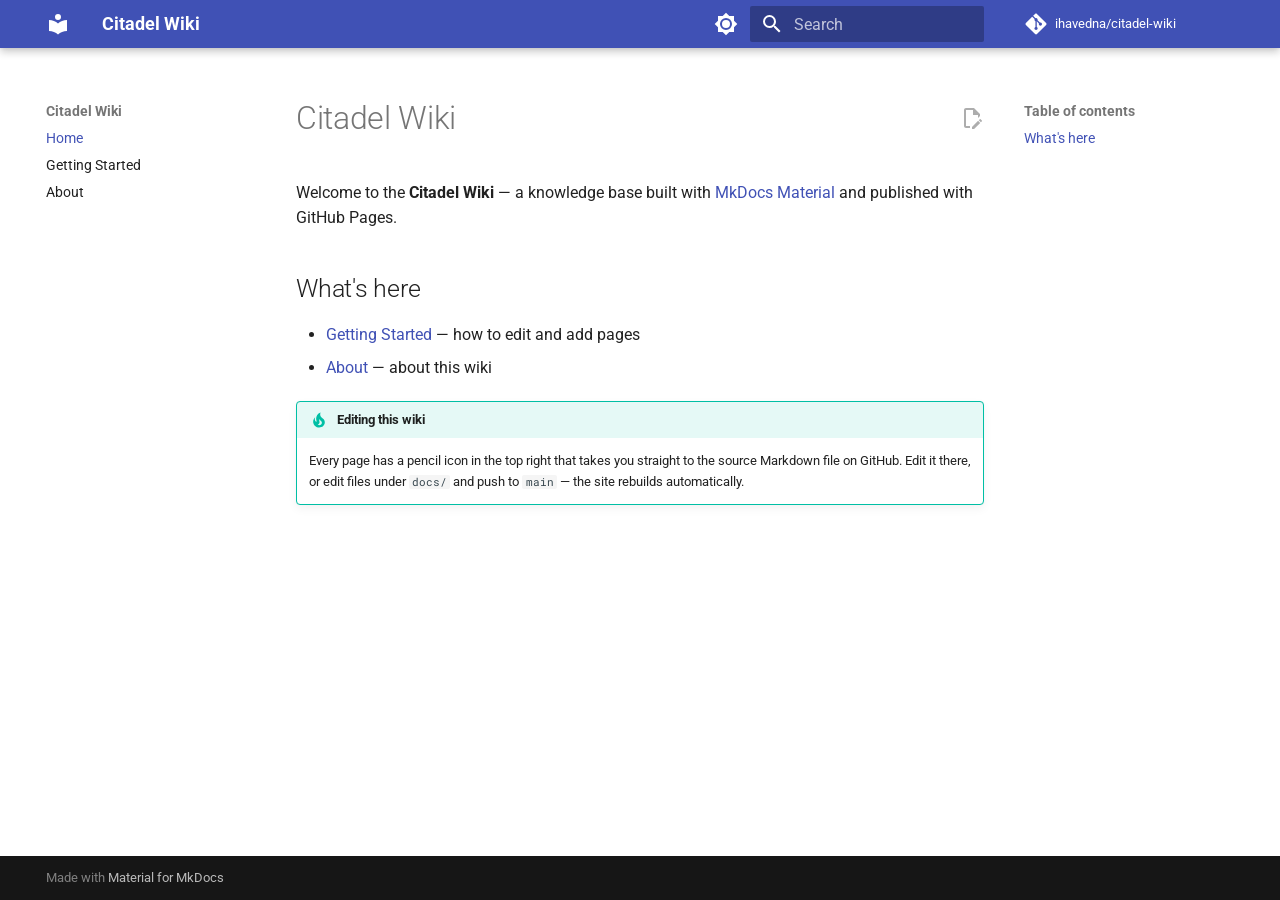
<file: site/index.html>
<!doctype html>
<html lang="en" class="no-js">
  <head>
    
      <meta charset="utf-8">
      <meta name="viewport" content="width=device-width,initial-scale=1">
      
        <meta name="description" content="A wiki for the Citadel">
      
      
      
        <link rel="canonical" href="https://ihavedna.github.io/citadel-wiki/">
      
      
      
        <link rel="next" href="getting-started/">
      
      
        
      
      
      <link rel="icon" href="assets/images/favicon.png">
      <meta name="generator" content="mkdocs-1.6.1, mkdocs-material-9.7.6">
    
    
      
        <title>Citadel Wiki</title>
      
    
    
      <link rel="stylesheet" href="assets/stylesheets/main.484c7ddc.min.css">
      
        
        <link rel="stylesheet" href="assets/stylesheets/palette.ab4e12ef.min.css">
      
      


    
    
      
    
    
      
        
        
        <link rel="preconnect" href="https://fonts.gstatic.com" crossorigin>
        <link rel="stylesheet" href="https://fonts.googleapis.com/css?family=Roboto:300,300i,400,400i,700,700i%7CRoboto+Mono:400,400i,700,700i&display=fallback">
        <style>:root{--md-text-font:"Roboto";--md-code-font:"Roboto Mono"}</style>
      
    
    
    <script>__md_scope=new URL(".",location),__md_hash=e=>[...e].reduce(((e,_)=>(e<<5)-e+_.charCodeAt(0)),0),__md_get=(e,_=localStorage,t=__md_scope)=>JSON.parse(_.getItem(t.pathname+"."+e)),__md_set=(e,_,t=localStorage,a=__md_scope)=>{try{t.setItem(a.pathname+"."+e,JSON.stringify(_))}catch(e){}}</script>
    
      

    
    
  </head>
  
  
    
    
      
    
    
    
    
    <body dir="ltr" data-md-color-scheme="default" data-md-color-primary="indigo" data-md-color-accent="indigo">
  
    
    <input class="md-toggle" data-md-toggle="drawer" type="checkbox" id="__drawer" autocomplete="off">
    <input class="md-toggle" data-md-toggle="search" type="checkbox" id="__search" autocomplete="off">
    <label class="md-overlay" for="__drawer"></label>
    <div data-md-component="skip">
      
        
        <a href="#citadel-wiki" class="md-skip">
          Skip to content
        </a>
      
    </div>
    <div data-md-component="announce">
      
    </div>
    
    
      

  

<header class="md-header md-header--shadow" data-md-component="header">
  <nav class="md-header__inner md-grid" aria-label="Header">
    <a href="." title="Citadel Wiki" class="md-header__button md-logo" aria-label="Citadel Wiki" data-md-component="logo">
      
  
  <svg xmlns="http://www.w3.org/2000/svg" viewBox="0 0 24 24"><path d="M12 8a3 3 0 0 0 3-3 3 3 0 0 0-3-3 3 3 0 0 0-3 3 3 3 0 0 0 3 3m0 3.54C9.64 9.35 6.5 8 3 8v11c3.5 0 6.64 1.35 9 3.54 2.36-2.19 5.5-3.54 9-3.54V8c-3.5 0-6.64 1.35-9 3.54"/></svg>

    </a>
    <label class="md-header__button md-icon" for="__drawer">
      
      <svg xmlns="http://www.w3.org/2000/svg" viewBox="0 0 24 24"><path d="M3 6h18v2H3zm0 5h18v2H3zm0 5h18v2H3z"/></svg>
    </label>
    <div class="md-header__title" data-md-component="header-title">
      <div class="md-header__ellipsis">
        <div class="md-header__topic">
          <span class="md-ellipsis">
            Citadel Wiki
          </span>
        </div>
        <div class="md-header__topic" data-md-component="header-topic">
          <span class="md-ellipsis">
            
              Home
            
          </span>
        </div>
      </div>
    </div>
    
      
        <form class="md-header__option" data-md-component="palette">
  
    
    
    
    <input class="md-option" data-md-color-media="" data-md-color-scheme="default" data-md-color-primary="indigo" data-md-color-accent="indigo"  aria-label="Switch to dark mode"  type="radio" name="__palette" id="__palette_0">
    
      <label class="md-header__button md-icon" title="Switch to dark mode" for="__palette_1" hidden>
        <svg xmlns="http://www.w3.org/2000/svg" viewBox="0 0 24 24"><path d="M12 8a4 4 0 0 0-4 4 4 4 0 0 0 4 4 4 4 0 0 0 4-4 4 4 0 0 0-4-4m0 10a6 6 0 0 1-6-6 6 6 0 0 1 6-6 6 6 0 0 1 6 6 6 6 0 0 1-6 6m8-9.31V4h-4.69L12 .69 8.69 4H4v4.69L.69 12 4 15.31V20h4.69L12 23.31 15.31 20H20v-4.69L23.31 12z"/></svg>
      </label>
    
  
    
    
    
    <input class="md-option" data-md-color-media="" data-md-color-scheme="slate" data-md-color-primary="indigo" data-md-color-accent="indigo"  aria-label="Switch to light mode"  type="radio" name="__palette" id="__palette_1">
    
      <label class="md-header__button md-icon" title="Switch to light mode" for="__palette_0" hidden>
        <svg xmlns="http://www.w3.org/2000/svg" viewBox="0 0 24 24"><path d="M12 18c-.89 0-1.74-.2-2.5-.55C11.56 16.5 13 14.42 13 12s-1.44-4.5-3.5-5.45C10.26 6.2 11.11 6 12 6a6 6 0 0 1 6 6 6 6 0 0 1-6 6m8-9.31V4h-4.69L12 .69 8.69 4H4v4.69L.69 12 4 15.31V20h4.69L12 23.31 15.31 20H20v-4.69L23.31 12z"/></svg>
      </label>
    
  
</form>
      
    
    
      <script>var palette=__md_get("__palette");if(palette&&palette.color){if("(prefers-color-scheme)"===palette.color.media){var media=matchMedia("(prefers-color-scheme: light)"),input=document.querySelector(media.matches?"[data-md-color-media='(prefers-color-scheme: light)']":"[data-md-color-media='(prefers-color-scheme: dark)']");palette.color.media=input.getAttribute("data-md-color-media"),palette.color.scheme=input.getAttribute("data-md-color-scheme"),palette.color.primary=input.getAttribute("data-md-color-primary"),palette.color.accent=input.getAttribute("data-md-color-accent")}for(var[key,value]of Object.entries(palette.color))document.body.setAttribute("data-md-color-"+key,value)}</script>
    
    
    
      
      
        <label class="md-header__button md-icon" for="__search">
          
          <svg xmlns="http://www.w3.org/2000/svg" viewBox="0 0 24 24"><path d="M9.5 3A6.5 6.5 0 0 1 16 9.5c0 1.61-.59 3.09-1.56 4.23l.27.27h.79l5 5-1.5 1.5-5-5v-.79l-.27-.27A6.52 6.52 0 0 1 9.5 16 6.5 6.5 0 0 1 3 9.5 6.5 6.5 0 0 1 9.5 3m0 2C7 5 5 7 5 9.5S7 14 9.5 14 14 12 14 9.5 12 5 9.5 5"/></svg>
        </label>
        <div class="md-search" data-md-component="search" role="dialog">
  <label class="md-search__overlay" for="__search"></label>
  <div class="md-search__inner" role="search">
    <form class="md-search__form" name="search">
      <input type="text" class="md-search__input" name="query" aria-label="Search" placeholder="Search" autocapitalize="off" autocorrect="off" autocomplete="off" spellcheck="false" data-md-component="search-query" required>
      <label class="md-search__icon md-icon" for="__search">
        
        <svg xmlns="http://www.w3.org/2000/svg" viewBox="0 0 24 24"><path d="M9.5 3A6.5 6.5 0 0 1 16 9.5c0 1.61-.59 3.09-1.56 4.23l.27.27h.79l5 5-1.5 1.5-5-5v-.79l-.27-.27A6.52 6.52 0 0 1 9.5 16 6.5 6.5 0 0 1 3 9.5 6.5 6.5 0 0 1 9.5 3m0 2C7 5 5 7 5 9.5S7 14 9.5 14 14 12 14 9.5 12 5 9.5 5"/></svg>
        
        <svg xmlns="http://www.w3.org/2000/svg" viewBox="0 0 24 24"><path d="M20 11v2H8l5.5 5.5-1.42 1.42L4.16 12l7.92-7.92L13.5 5.5 8 11z"/></svg>
      </label>
      <nav class="md-search__options" aria-label="Search">
        
        <button type="reset" class="md-search__icon md-icon" title="Clear" aria-label="Clear" tabindex="-1">
          
          <svg xmlns="http://www.w3.org/2000/svg" viewBox="0 0 24 24"><path d="M19 6.41 17.59 5 12 10.59 6.41 5 5 6.41 10.59 12 5 17.59 6.41 19 12 13.41 17.59 19 19 17.59 13.41 12z"/></svg>
        </button>
      </nav>
      
        <div class="md-search__suggest" data-md-component="search-suggest"></div>
      
    </form>
    <div class="md-search__output">
      <div class="md-search__scrollwrap" tabindex="0" data-md-scrollfix>
        <div class="md-search-result" data-md-component="search-result">
          <div class="md-search-result__meta">
            Initializing search
          </div>
          <ol class="md-search-result__list" role="presentation"></ol>
        </div>
      </div>
    </div>
  </div>
</div>
      
    
    
      <div class="md-header__source">
        <a href="https://github.com/ihavedna/citadel-wiki" title="Go to repository" class="md-source" data-md-component="source">
  <div class="md-source__icon md-icon">
    
    <svg xmlns="http://www.w3.org/2000/svg" viewBox="0 0 448 512"><!--! Font Awesome Free 7.1.0 by @fontawesome - https://fontawesome.com License - https://fontawesome.com/license/free (Icons: CC BY 4.0, Fonts: SIL OFL 1.1, Code: MIT License) Copyright 2025 Fonticons, Inc.--><path d="M439.6 236.1 244 40.5c-5.4-5.5-12.8-8.5-20.4-8.5s-15 3-20.4 8.4L162.5 81l51.5 51.5c27.1-9.1 52.7 16.8 43.4 43.7l49.7 49.7c34.2-11.8 61.2 31 35.5 56.7-26.5 26.5-70.2-2.9-56-37.3L240.3 199v121.9c25.3 12.5 22.3 41.8 9.1 55-6.4 6.4-15.2 10.1-24.3 10.1s-17.8-3.6-24.3-10.1c-17.6-17.6-11.1-46.9 11.2-56v-123c-20.8-8.5-24.6-30.7-18.6-45L142.6 101 8.5 235.1C3 240.6 0 247.9 0 255.5s3 15 8.5 20.4l195.6 195.7c5.4 5.4 12.7 8.4 20.4 8.4s15-3 20.4-8.4l194.7-194.7c5.4-5.4 8.4-12.8 8.4-20.4s-3-15-8.4-20.4"/></svg>
  </div>
  <div class="md-source__repository">
    ihavedna/citadel-wiki
  </div>
</a>
      </div>
    
  </nav>
  
</header>
    
    <div class="md-container" data-md-component="container">
      
      
        
          
        
      
      <main class="md-main" data-md-component="main">
        <div class="md-main__inner md-grid">
          
            
              
              <div class="md-sidebar md-sidebar--primary" data-md-component="sidebar" data-md-type="navigation" >
                <div class="md-sidebar__scrollwrap">
                  <div class="md-sidebar__inner">
                    



<nav class="md-nav md-nav--primary" aria-label="Navigation" data-md-level="0">
  <label class="md-nav__title" for="__drawer">
    <a href="." title="Citadel Wiki" class="md-nav__button md-logo" aria-label="Citadel Wiki" data-md-component="logo">
      
  
  <svg xmlns="http://www.w3.org/2000/svg" viewBox="0 0 24 24"><path d="M12 8a3 3 0 0 0 3-3 3 3 0 0 0-3-3 3 3 0 0 0-3 3 3 3 0 0 0 3 3m0 3.54C9.64 9.35 6.5 8 3 8v11c3.5 0 6.64 1.35 9 3.54 2.36-2.19 5.5-3.54 9-3.54V8c-3.5 0-6.64 1.35-9 3.54"/></svg>

    </a>
    Citadel Wiki
  </label>
  
    <div class="md-nav__source">
      <a href="https://github.com/ihavedna/citadel-wiki" title="Go to repository" class="md-source" data-md-component="source">
  <div class="md-source__icon md-icon">
    
    <svg xmlns="http://www.w3.org/2000/svg" viewBox="0 0 448 512"><!--! Font Awesome Free 7.1.0 by @fontawesome - https://fontawesome.com License - https://fontawesome.com/license/free (Icons: CC BY 4.0, Fonts: SIL OFL 1.1, Code: MIT License) Copyright 2025 Fonticons, Inc.--><path d="M439.6 236.1 244 40.5c-5.4-5.5-12.8-8.5-20.4-8.5s-15 3-20.4 8.4L162.5 81l51.5 51.5c27.1-9.1 52.7 16.8 43.4 43.7l49.7 49.7c34.2-11.8 61.2 31 35.5 56.7-26.5 26.5-70.2-2.9-56-37.3L240.3 199v121.9c25.3 12.5 22.3 41.8 9.1 55-6.4 6.4-15.2 10.1-24.3 10.1s-17.8-3.6-24.3-10.1c-17.6-17.6-11.1-46.9 11.2-56v-123c-20.8-8.5-24.6-30.7-18.6-45L142.6 101 8.5 235.1C3 240.6 0 247.9 0 255.5s3 15 8.5 20.4l195.6 195.7c5.4 5.4 12.7 8.4 20.4 8.4s15-3 20.4-8.4l194.7-194.7c5.4-5.4 8.4-12.8 8.4-20.4s-3-15-8.4-20.4"/></svg>
  </div>
  <div class="md-source__repository">
    ihavedna/citadel-wiki
  </div>
</a>
    </div>
  
  <ul class="md-nav__list" data-md-scrollfix>
    
      
      
  
  
    
  
  
  
    <li class="md-nav__item md-nav__item--active">
      
      <input class="md-nav__toggle md-toggle" type="checkbox" id="__toc">
      
      
        
      
      
        <label class="md-nav__link md-nav__link--active" for="__toc">
          
  
  
  <span class="md-ellipsis">
    
  
    Home
  

    
  </span>
  
  

          <span class="md-nav__icon md-icon"></span>
        </label>
      
      <a href="." class="md-nav__link md-nav__link--active">
        
  
  
  <span class="md-ellipsis">
    
  
    Home
  

    
  </span>
  
  

      </a>
      
        

<nav class="md-nav md-nav--secondary" aria-label="Table of contents">
  
  
  
    
  
  
    <label class="md-nav__title" for="__toc">
      <span class="md-nav__icon md-icon"></span>
      Table of contents
    </label>
    <ul class="md-nav__list" data-md-component="toc" data-md-scrollfix>
      
        <li class="md-nav__item">
  <a href="#whats-here" class="md-nav__link">
    <span class="md-ellipsis">
      
        What's here
      
    </span>
  </a>
  
</li>
      
    </ul>
  
</nav>
      
    </li>
  

    
      
      
  
  
  
  
    <li class="md-nav__item">
      <a href="getting-started/" class="md-nav__link">
        
  
  
  <span class="md-ellipsis">
    
  
    Getting Started
  

    
  </span>
  
  

      </a>
    </li>
  

    
      
      
  
  
  
  
    <li class="md-nav__item">
      <a href="about/" class="md-nav__link">
        
  
  
  <span class="md-ellipsis">
    
  
    About
  

    
  </span>
  
  

      </a>
    </li>
  

    
  </ul>
</nav>
                  </div>
                </div>
              </div>
            
            
              
              <div class="md-sidebar md-sidebar--secondary" data-md-component="sidebar" data-md-type="toc" >
                <div class="md-sidebar__scrollwrap">
                  <div class="md-sidebar__inner">
                    

<nav class="md-nav md-nav--secondary" aria-label="Table of contents">
  
  
  
    
  
  
    <label class="md-nav__title" for="__toc">
      <span class="md-nav__icon md-icon"></span>
      Table of contents
    </label>
    <ul class="md-nav__list" data-md-component="toc" data-md-scrollfix>
      
        <li class="md-nav__item">
  <a href="#whats-here" class="md-nav__link">
    <span class="md-ellipsis">
      
        What's here
      
    </span>
  </a>
  
</li>
      
    </ul>
  
</nav>
                  </div>
                </div>
              </div>
            
          
          
            <div class="md-content" data-md-component="content">
              
              <article class="md-content__inner md-typeset">
                
                  


  
    <a href="https://github.com/ihavedna/citadel-wiki/edit/main/docs/index.md" title="Edit this page" class="md-content__button md-icon" rel="edit">
      
      <svg xmlns="http://www.w3.org/2000/svg" viewBox="0 0 24 24"><path d="M10 20H6V4h7v5h5v3.1l2-2V8l-6-6H6c-1.1 0-2 .9-2 2v16c0 1.1.9 2 2 2h4zm10.2-7c.1 0 .3.1.4.2l1.3 1.3c.2.2.2.6 0 .8l-1 1-2.1-2.1 1-1c.1-.1.2-.2.4-.2m0 3.9L14.1 23H12v-2.1l6.1-6.1z"/></svg>
    </a>
  
  


<h1 id="citadel-wiki">Citadel Wiki<a class="headerlink" href="#citadel-wiki" title="Permanent link">&para;</a></h1>
<p>Welcome to the <strong>Citadel Wiki</strong> — a knowledge base built with <a href="https://squidfunk.github.io/mkdocs-material/">MkDocs Material</a> and published with GitHub Pages.</p>
<h2 id="whats-here">What's here<a class="headerlink" href="#whats-here" title="Permanent link">&para;</a></h2>
<ul>
<li><a href="getting-started/">Getting Started</a> — how to edit and add pages</li>
<li><a href="about/">About</a> — about this wiki</li>
</ul>
<div class="admonition tip">
<p class="admonition-title">Editing this wiki</p>
<p>Every page has a pencil icon in the top right that takes you straight to the source Markdown file on GitHub. Edit it there, or edit files under <code>docs/</code> and push to <code>main</code> — the site rebuilds automatically.</p>
</div>












                
              </article>
            </div>
          
          
<script>var target=document.getElementById(location.hash.slice(1));target&&target.name&&(target.checked=target.name.startsWith("__tabbed_"))</script>
        </div>
        
          <button type="button" class="md-top md-icon" data-md-component="top" hidden>
  
  <svg xmlns="http://www.w3.org/2000/svg" viewBox="0 0 24 24"><path d="M13 20h-2V8l-5.5 5.5-1.42-1.42L12 4.16l7.92 7.92-1.42 1.42L13 8z"/></svg>
  Back to top
</button>
        
      </main>
      
        <footer class="md-footer">
  
  <div class="md-footer-meta md-typeset">
    <div class="md-footer-meta__inner md-grid">
      <div class="md-copyright">
  
  
    Made with
    <a href="https://squidfunk.github.io/mkdocs-material/" target="_blank" rel="noopener">
      Material for MkDocs
    </a>
  
</div>
      
    </div>
  </div>
</footer>
      
    </div>
    <div class="md-dialog" data-md-component="dialog">
      <div class="md-dialog__inner md-typeset"></div>
    </div>
    
    
    
      
      
      <script id="__config" type="application/json">{"annotate": null, "base": ".", "features": ["navigation.instant", "navigation.top", "navigation.tracking", "navigation.sections", "search.suggest", "search.highlight", "content.action.edit", "content.code.copy", "toc.follow"], "search": "assets/javascripts/workers/search.2c215733.min.js", "tags": null, "translations": {"clipboard.copied": "Copied to clipboard", "clipboard.copy": "Copy to clipboard", "search.result.more.one": "1 more on this page", "search.result.more.other": "# more on this page", "search.result.none": "No matching documents", "search.result.one": "1 matching document", "search.result.other": "# matching documents", "search.result.placeholder": "Type to start searching", "search.result.term.missing": "Missing", "select.version": "Select version"}, "version": null}</script>
    
    
      <script src="assets/javascripts/bundle.79ae519e.min.js"></script>
      
    
  </body>
</html>
</file>
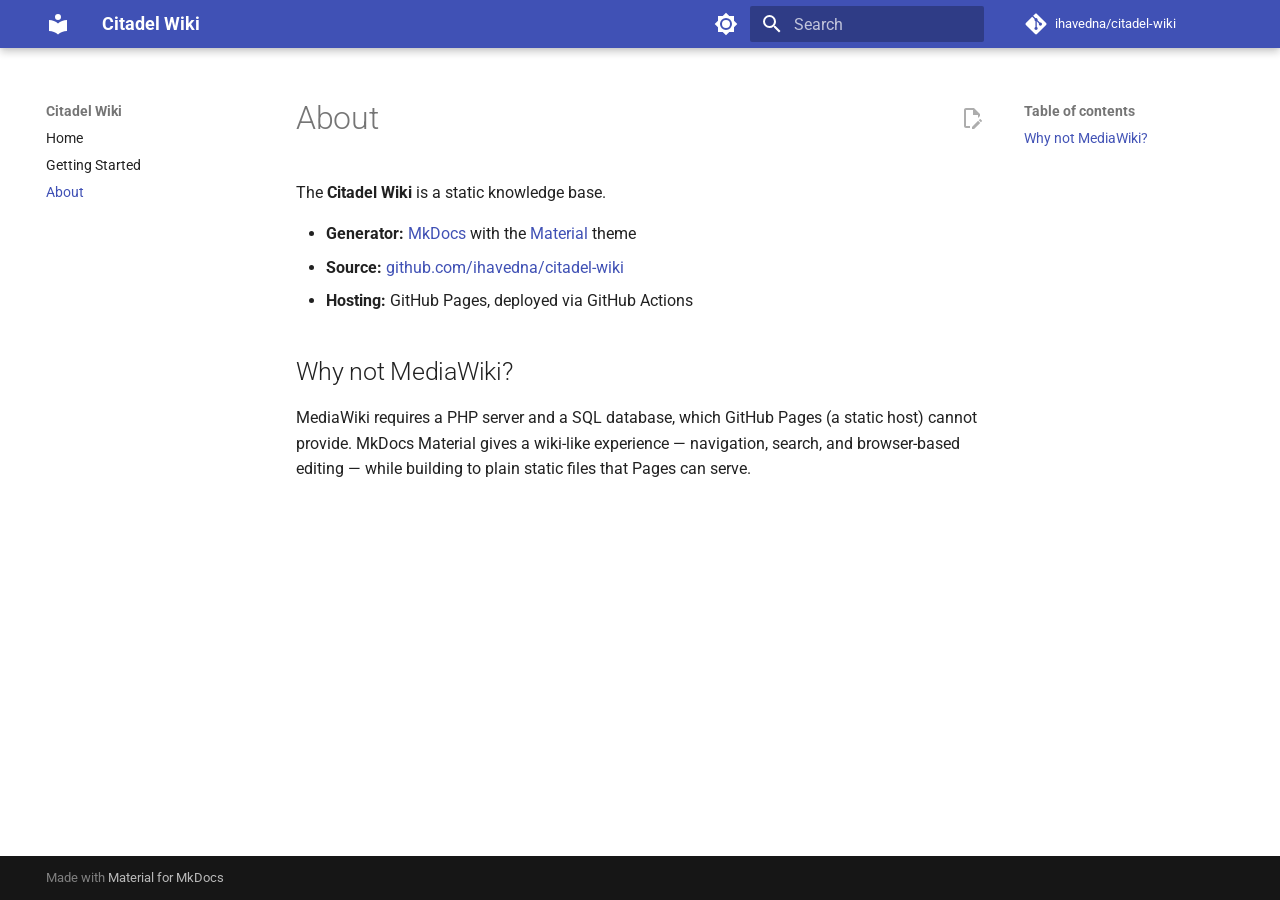
<file: site/about/index.html>
<!doctype html>
<html lang="en" class="no-js">
  <head>
    
      <meta charset="utf-8">
      <meta name="viewport" content="width=device-width,initial-scale=1">
      
        <meta name="description" content="A wiki for the Citadel">
      
      
      
        <link rel="canonical" href="https://ihavedna.github.io/citadel-wiki/about/">
      
      
        <link rel="prev" href="../getting-started/">
      
      
      
        
      
      
      <link rel="icon" href="../assets/images/favicon.png">
      <meta name="generator" content="mkdocs-1.6.1, mkdocs-material-9.7.6">
    
    
      
        <title>About - Citadel Wiki</title>
      
    
    
      <link rel="stylesheet" href="../assets/stylesheets/main.484c7ddc.min.css">
      
        
        <link rel="stylesheet" href="../assets/stylesheets/palette.ab4e12ef.min.css">
      
      


    
    
      
    
    
      
        
        
        <link rel="preconnect" href="https://fonts.gstatic.com" crossorigin>
        <link rel="stylesheet" href="https://fonts.googleapis.com/css?family=Roboto:300,300i,400,400i,700,700i%7CRoboto+Mono:400,400i,700,700i&display=fallback">
        <style>:root{--md-text-font:"Roboto";--md-code-font:"Roboto Mono"}</style>
      
    
    
    <script>__md_scope=new URL("..",location),__md_hash=e=>[...e].reduce(((e,_)=>(e<<5)-e+_.charCodeAt(0)),0),__md_get=(e,_=localStorage,t=__md_scope)=>JSON.parse(_.getItem(t.pathname+"."+e)),__md_set=(e,_,t=localStorage,a=__md_scope)=>{try{t.setItem(a.pathname+"."+e,JSON.stringify(_))}catch(e){}}</script>
    
      

    
    
  </head>
  
  
    
    
      
    
    
    
    
    <body dir="ltr" data-md-color-scheme="default" data-md-color-primary="indigo" data-md-color-accent="indigo">
  
    
    <input class="md-toggle" data-md-toggle="drawer" type="checkbox" id="__drawer" autocomplete="off">
    <input class="md-toggle" data-md-toggle="search" type="checkbox" id="__search" autocomplete="off">
    <label class="md-overlay" for="__drawer"></label>
    <div data-md-component="skip">
      
        
        <a href="#about" class="md-skip">
          Skip to content
        </a>
      
    </div>
    <div data-md-component="announce">
      
    </div>
    
    
      

  

<header class="md-header md-header--shadow" data-md-component="header">
  <nav class="md-header__inner md-grid" aria-label="Header">
    <a href=".." title="Citadel Wiki" class="md-header__button md-logo" aria-label="Citadel Wiki" data-md-component="logo">
      
  
  <svg xmlns="http://www.w3.org/2000/svg" viewBox="0 0 24 24"><path d="M12 8a3 3 0 0 0 3-3 3 3 0 0 0-3-3 3 3 0 0 0-3 3 3 3 0 0 0 3 3m0 3.54C9.64 9.35 6.5 8 3 8v11c3.5 0 6.64 1.35 9 3.54 2.36-2.19 5.5-3.54 9-3.54V8c-3.5 0-6.64 1.35-9 3.54"/></svg>

    </a>
    <label class="md-header__button md-icon" for="__drawer">
      
      <svg xmlns="http://www.w3.org/2000/svg" viewBox="0 0 24 24"><path d="M3 6h18v2H3zm0 5h18v2H3zm0 5h18v2H3z"/></svg>
    </label>
    <div class="md-header__title" data-md-component="header-title">
      <div class="md-header__ellipsis">
        <div class="md-header__topic">
          <span class="md-ellipsis">
            Citadel Wiki
          </span>
        </div>
        <div class="md-header__topic" data-md-component="header-topic">
          <span class="md-ellipsis">
            
              About
            
          </span>
        </div>
      </div>
    </div>
    
      
        <form class="md-header__option" data-md-component="palette">
  
    
    
    
    <input class="md-option" data-md-color-media="" data-md-color-scheme="default" data-md-color-primary="indigo" data-md-color-accent="indigo"  aria-label="Switch to dark mode"  type="radio" name="__palette" id="__palette_0">
    
      <label class="md-header__button md-icon" title="Switch to dark mode" for="__palette_1" hidden>
        <svg xmlns="http://www.w3.org/2000/svg" viewBox="0 0 24 24"><path d="M12 8a4 4 0 0 0-4 4 4 4 0 0 0 4 4 4 4 0 0 0 4-4 4 4 0 0 0-4-4m0 10a6 6 0 0 1-6-6 6 6 0 0 1 6-6 6 6 0 0 1 6 6 6 6 0 0 1-6 6m8-9.31V4h-4.69L12 .69 8.69 4H4v4.69L.69 12 4 15.31V20h4.69L12 23.31 15.31 20H20v-4.69L23.31 12z"/></svg>
      </label>
    
  
    
    
    
    <input class="md-option" data-md-color-media="" data-md-color-scheme="slate" data-md-color-primary="indigo" data-md-color-accent="indigo"  aria-label="Switch to light mode"  type="radio" name="__palette" id="__palette_1">
    
      <label class="md-header__button md-icon" title="Switch to light mode" for="__palette_0" hidden>
        <svg xmlns="http://www.w3.org/2000/svg" viewBox="0 0 24 24"><path d="M12 18c-.89 0-1.74-.2-2.5-.55C11.56 16.5 13 14.42 13 12s-1.44-4.5-3.5-5.45C10.26 6.2 11.11 6 12 6a6 6 0 0 1 6 6 6 6 0 0 1-6 6m8-9.31V4h-4.69L12 .69 8.69 4H4v4.69L.69 12 4 15.31V20h4.69L12 23.31 15.31 20H20v-4.69L23.31 12z"/></svg>
      </label>
    
  
</form>
      
    
    
      <script>var palette=__md_get("__palette");if(palette&&palette.color){if("(prefers-color-scheme)"===palette.color.media){var media=matchMedia("(prefers-color-scheme: light)"),input=document.querySelector(media.matches?"[data-md-color-media='(prefers-color-scheme: light)']":"[data-md-color-media='(prefers-color-scheme: dark)']");palette.color.media=input.getAttribute("data-md-color-media"),palette.color.scheme=input.getAttribute("data-md-color-scheme"),palette.color.primary=input.getAttribute("data-md-color-primary"),palette.color.accent=input.getAttribute("data-md-color-accent")}for(var[key,value]of Object.entries(palette.color))document.body.setAttribute("data-md-color-"+key,value)}</script>
    
    
    
      
      
        <label class="md-header__button md-icon" for="__search">
          
          <svg xmlns="http://www.w3.org/2000/svg" viewBox="0 0 24 24"><path d="M9.5 3A6.5 6.5 0 0 1 16 9.5c0 1.61-.59 3.09-1.56 4.23l.27.27h.79l5 5-1.5 1.5-5-5v-.79l-.27-.27A6.52 6.52 0 0 1 9.5 16 6.5 6.5 0 0 1 3 9.5 6.5 6.5 0 0 1 9.5 3m0 2C7 5 5 7 5 9.5S7 14 9.5 14 14 12 14 9.5 12 5 9.5 5"/></svg>
        </label>
        <div class="md-search" data-md-component="search" role="dialog">
  <label class="md-search__overlay" for="__search"></label>
  <div class="md-search__inner" role="search">
    <form class="md-search__form" name="search">
      <input type="text" class="md-search__input" name="query" aria-label="Search" placeholder="Search" autocapitalize="off" autocorrect="off" autocomplete="off" spellcheck="false" data-md-component="search-query" required>
      <label class="md-search__icon md-icon" for="__search">
        
        <svg xmlns="http://www.w3.org/2000/svg" viewBox="0 0 24 24"><path d="M9.5 3A6.5 6.5 0 0 1 16 9.5c0 1.61-.59 3.09-1.56 4.23l.27.27h.79l5 5-1.5 1.5-5-5v-.79l-.27-.27A6.52 6.52 0 0 1 9.5 16 6.5 6.5 0 0 1 3 9.5 6.5 6.5 0 0 1 9.5 3m0 2C7 5 5 7 5 9.5S7 14 9.5 14 14 12 14 9.5 12 5 9.5 5"/></svg>
        
        <svg xmlns="http://www.w3.org/2000/svg" viewBox="0 0 24 24"><path d="M20 11v2H8l5.5 5.5-1.42 1.42L4.16 12l7.92-7.92L13.5 5.5 8 11z"/></svg>
      </label>
      <nav class="md-search__options" aria-label="Search">
        
        <button type="reset" class="md-search__icon md-icon" title="Clear" aria-label="Clear" tabindex="-1">
          
          <svg xmlns="http://www.w3.org/2000/svg" viewBox="0 0 24 24"><path d="M19 6.41 17.59 5 12 10.59 6.41 5 5 6.41 10.59 12 5 17.59 6.41 19 12 13.41 17.59 19 19 17.59 13.41 12z"/></svg>
        </button>
      </nav>
      
        <div class="md-search__suggest" data-md-component="search-suggest"></div>
      
    </form>
    <div class="md-search__output">
      <div class="md-search__scrollwrap" tabindex="0" data-md-scrollfix>
        <div class="md-search-result" data-md-component="search-result">
          <div class="md-search-result__meta">
            Initializing search
          </div>
          <ol class="md-search-result__list" role="presentation"></ol>
        </div>
      </div>
    </div>
  </div>
</div>
      
    
    
      <div class="md-header__source">
        <a href="https://github.com/ihavedna/citadel-wiki" title="Go to repository" class="md-source" data-md-component="source">
  <div class="md-source__icon md-icon">
    
    <svg xmlns="http://www.w3.org/2000/svg" viewBox="0 0 448 512"><!--! Font Awesome Free 7.1.0 by @fontawesome - https://fontawesome.com License - https://fontawesome.com/license/free (Icons: CC BY 4.0, Fonts: SIL OFL 1.1, Code: MIT License) Copyright 2025 Fonticons, Inc.--><path d="M439.6 236.1 244 40.5c-5.4-5.5-12.8-8.5-20.4-8.5s-15 3-20.4 8.4L162.5 81l51.5 51.5c27.1-9.1 52.7 16.8 43.4 43.7l49.7 49.7c34.2-11.8 61.2 31 35.5 56.7-26.5 26.5-70.2-2.9-56-37.3L240.3 199v121.9c25.3 12.5 22.3 41.8 9.1 55-6.4 6.4-15.2 10.1-24.3 10.1s-17.8-3.6-24.3-10.1c-17.6-17.6-11.1-46.9 11.2-56v-123c-20.8-8.5-24.6-30.7-18.6-45L142.6 101 8.5 235.1C3 240.6 0 247.9 0 255.5s3 15 8.5 20.4l195.6 195.7c5.4 5.4 12.7 8.4 20.4 8.4s15-3 20.4-8.4l194.7-194.7c5.4-5.4 8.4-12.8 8.4-20.4s-3-15-8.4-20.4"/></svg>
  </div>
  <div class="md-source__repository">
    ihavedna/citadel-wiki
  </div>
</a>
      </div>
    
  </nav>
  
</header>
    
    <div class="md-container" data-md-component="container">
      
      
        
          
        
      
      <main class="md-main" data-md-component="main">
        <div class="md-main__inner md-grid">
          
            
              
              <div class="md-sidebar md-sidebar--primary" data-md-component="sidebar" data-md-type="navigation" >
                <div class="md-sidebar__scrollwrap">
                  <div class="md-sidebar__inner">
                    



<nav class="md-nav md-nav--primary" aria-label="Navigation" data-md-level="0">
  <label class="md-nav__title" for="__drawer">
    <a href=".." title="Citadel Wiki" class="md-nav__button md-logo" aria-label="Citadel Wiki" data-md-component="logo">
      
  
  <svg xmlns="http://www.w3.org/2000/svg" viewBox="0 0 24 24"><path d="M12 8a3 3 0 0 0 3-3 3 3 0 0 0-3-3 3 3 0 0 0-3 3 3 3 0 0 0 3 3m0 3.54C9.64 9.35 6.5 8 3 8v11c3.5 0 6.64 1.35 9 3.54 2.36-2.19 5.5-3.54 9-3.54V8c-3.5 0-6.64 1.35-9 3.54"/></svg>

    </a>
    Citadel Wiki
  </label>
  
    <div class="md-nav__source">
      <a href="https://github.com/ihavedna/citadel-wiki" title="Go to repository" class="md-source" data-md-component="source">
  <div class="md-source__icon md-icon">
    
    <svg xmlns="http://www.w3.org/2000/svg" viewBox="0 0 448 512"><!--! Font Awesome Free 7.1.0 by @fontawesome - https://fontawesome.com License - https://fontawesome.com/license/free (Icons: CC BY 4.0, Fonts: SIL OFL 1.1, Code: MIT License) Copyright 2025 Fonticons, Inc.--><path d="M439.6 236.1 244 40.5c-5.4-5.5-12.8-8.5-20.4-8.5s-15 3-20.4 8.4L162.5 81l51.5 51.5c27.1-9.1 52.7 16.8 43.4 43.7l49.7 49.7c34.2-11.8 61.2 31 35.5 56.7-26.5 26.5-70.2-2.9-56-37.3L240.3 199v121.9c25.3 12.5 22.3 41.8 9.1 55-6.4 6.4-15.2 10.1-24.3 10.1s-17.8-3.6-24.3-10.1c-17.6-17.6-11.1-46.9 11.2-56v-123c-20.8-8.5-24.6-30.7-18.6-45L142.6 101 8.5 235.1C3 240.6 0 247.9 0 255.5s3 15 8.5 20.4l195.6 195.7c5.4 5.4 12.7 8.4 20.4 8.4s15-3 20.4-8.4l194.7-194.7c5.4-5.4 8.4-12.8 8.4-20.4s-3-15-8.4-20.4"/></svg>
  </div>
  <div class="md-source__repository">
    ihavedna/citadel-wiki
  </div>
</a>
    </div>
  
  <ul class="md-nav__list" data-md-scrollfix>
    
      
      
  
  
  
  
    <li class="md-nav__item">
      <a href=".." class="md-nav__link">
        
  
  
  <span class="md-ellipsis">
    
  
    Home
  

    
  </span>
  
  

      </a>
    </li>
  

    
      
      
  
  
  
  
    <li class="md-nav__item">
      <a href="../getting-started/" class="md-nav__link">
        
  
  
  <span class="md-ellipsis">
    
  
    Getting Started
  

    
  </span>
  
  

      </a>
    </li>
  

    
      
      
  
  
    
  
  
  
    <li class="md-nav__item md-nav__item--active">
      
      <input class="md-nav__toggle md-toggle" type="checkbox" id="__toc">
      
      
        
      
      
        <label class="md-nav__link md-nav__link--active" for="__toc">
          
  
  
  <span class="md-ellipsis">
    
  
    About
  

    
  </span>
  
  

          <span class="md-nav__icon md-icon"></span>
        </label>
      
      <a href="./" class="md-nav__link md-nav__link--active">
        
  
  
  <span class="md-ellipsis">
    
  
    About
  

    
  </span>
  
  

      </a>
      
        

<nav class="md-nav md-nav--secondary" aria-label="Table of contents">
  
  
  
    
  
  
    <label class="md-nav__title" for="__toc">
      <span class="md-nav__icon md-icon"></span>
      Table of contents
    </label>
    <ul class="md-nav__list" data-md-component="toc" data-md-scrollfix>
      
        <li class="md-nav__item">
  <a href="#why-not-mediawiki" class="md-nav__link">
    <span class="md-ellipsis">
      
        Why not MediaWiki?
      
    </span>
  </a>
  
</li>
      
    </ul>
  
</nav>
      
    </li>
  

    
  </ul>
</nav>
                  </div>
                </div>
              </div>
            
            
              
              <div class="md-sidebar md-sidebar--secondary" data-md-component="sidebar" data-md-type="toc" >
                <div class="md-sidebar__scrollwrap">
                  <div class="md-sidebar__inner">
                    

<nav class="md-nav md-nav--secondary" aria-label="Table of contents">
  
  
  
    
  
  
    <label class="md-nav__title" for="__toc">
      <span class="md-nav__icon md-icon"></span>
      Table of contents
    </label>
    <ul class="md-nav__list" data-md-component="toc" data-md-scrollfix>
      
        <li class="md-nav__item">
  <a href="#why-not-mediawiki" class="md-nav__link">
    <span class="md-ellipsis">
      
        Why not MediaWiki?
      
    </span>
  </a>
  
</li>
      
    </ul>
  
</nav>
                  </div>
                </div>
              </div>
            
          
          
            <div class="md-content" data-md-component="content">
              
              <article class="md-content__inner md-typeset">
                
                  


  
    <a href="https://github.com/ihavedna/citadel-wiki/edit/main/docs/about.md" title="Edit this page" class="md-content__button md-icon" rel="edit">
      
      <svg xmlns="http://www.w3.org/2000/svg" viewBox="0 0 24 24"><path d="M10 20H6V4h7v5h5v3.1l2-2V8l-6-6H6c-1.1 0-2 .9-2 2v16c0 1.1.9 2 2 2h4zm10.2-7c.1 0 .3.1.4.2l1.3 1.3c.2.2.2.6 0 .8l-1 1-2.1-2.1 1-1c.1-.1.2-.2.4-.2m0 3.9L14.1 23H12v-2.1l6.1-6.1z"/></svg>
    </a>
  
  


<h1 id="about">About<a class="headerlink" href="#about" title="Permanent link">&para;</a></h1>
<p>The <strong>Citadel Wiki</strong> is a static knowledge base.</p>
<ul>
<li><strong>Generator:</strong> <a href="https://www.mkdocs.org/">MkDocs</a> with the <a href="https://squidfunk.github.io/mkdocs-material/">Material</a> theme</li>
<li><strong>Source:</strong> <a href="https://github.com/ihavedna/citadel-wiki">github.com/ihavedna/citadel-wiki</a></li>
<li><strong>Hosting:</strong> GitHub Pages, deployed via GitHub Actions</li>
</ul>
<h2 id="why-not-mediawiki">Why not MediaWiki?<a class="headerlink" href="#why-not-mediawiki" title="Permanent link">&para;</a></h2>
<p>MediaWiki requires a PHP server and a SQL database, which GitHub Pages (a static host) cannot provide. MkDocs Material gives a wiki-like experience — navigation, search, and browser-based editing — while building to plain static files that Pages can serve.</p>












                
              </article>
            </div>
          
          
<script>var target=document.getElementById(location.hash.slice(1));target&&target.name&&(target.checked=target.name.startsWith("__tabbed_"))</script>
        </div>
        
          <button type="button" class="md-top md-icon" data-md-component="top" hidden>
  
  <svg xmlns="http://www.w3.org/2000/svg" viewBox="0 0 24 24"><path d="M13 20h-2V8l-5.5 5.5-1.42-1.42L12 4.16l7.92 7.92-1.42 1.42L13 8z"/></svg>
  Back to top
</button>
        
      </main>
      
        <footer class="md-footer">
  
  <div class="md-footer-meta md-typeset">
    <div class="md-footer-meta__inner md-grid">
      <div class="md-copyright">
  
  
    Made with
    <a href="https://squidfunk.github.io/mkdocs-material/" target="_blank" rel="noopener">
      Material for MkDocs
    </a>
  
</div>
      
    </div>
  </div>
</footer>
      
    </div>
    <div class="md-dialog" data-md-component="dialog">
      <div class="md-dialog__inner md-typeset"></div>
    </div>
    
    
    
      
      
      <script id="__config" type="application/json">{"annotate": null, "base": "..", "features": ["navigation.instant", "navigation.top", "navigation.tracking", "navigation.sections", "search.suggest", "search.highlight", "content.action.edit", "content.code.copy", "toc.follow"], "search": "../assets/javascripts/workers/search.2c215733.min.js", "tags": null, "translations": {"clipboard.copied": "Copied to clipboard", "clipboard.copy": "Copy to clipboard", "search.result.more.one": "1 more on this page", "search.result.more.other": "# more on this page", "search.result.none": "No matching documents", "search.result.one": "1 matching document", "search.result.other": "# matching documents", "search.result.placeholder": "Type to start searching", "search.result.term.missing": "Missing", "select.version": "Select version"}, "version": null}</script>
    
    
      <script src="../assets/javascripts/bundle.79ae519e.min.js"></script>
      
    
  </body>
</html>
</file>
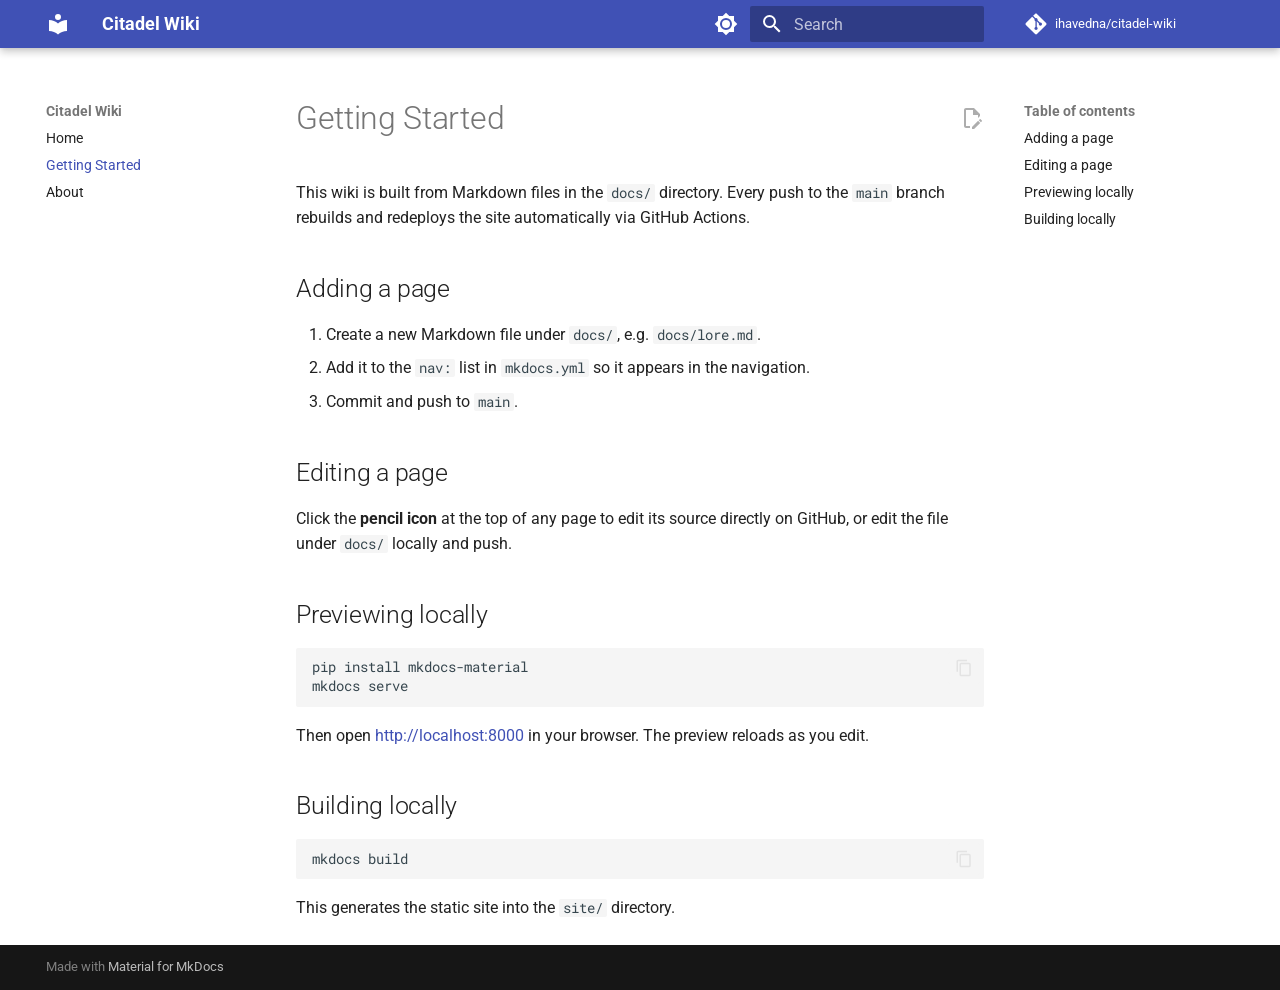
<file: site/getting-started/index.html>
<!doctype html>
<html lang="en" class="no-js">
  <head>
    
      <meta charset="utf-8">
      <meta name="viewport" content="width=device-width,initial-scale=1">
      
        <meta name="description" content="A wiki for the Citadel">
      
      
      
        <link rel="canonical" href="https://ihavedna.github.io/citadel-wiki/getting-started/">
      
      
        <link rel="prev" href="..">
      
      
        <link rel="next" href="../about/">
      
      
        
      
      
      <link rel="icon" href="../assets/images/favicon.png">
      <meta name="generator" content="mkdocs-1.6.1, mkdocs-material-9.7.6">
    
    
      
        <title>Getting Started - Citadel Wiki</title>
      
    
    
      <link rel="stylesheet" href="../assets/stylesheets/main.484c7ddc.min.css">
      
        
        <link rel="stylesheet" href="../assets/stylesheets/palette.ab4e12ef.min.css">
      
      


    
    
      
    
    
      
        
        
        <link rel="preconnect" href="https://fonts.gstatic.com" crossorigin>
        <link rel="stylesheet" href="https://fonts.googleapis.com/css?family=Roboto:300,300i,400,400i,700,700i%7CRoboto+Mono:400,400i,700,700i&display=fallback">
        <style>:root{--md-text-font:"Roboto";--md-code-font:"Roboto Mono"}</style>
      
    
    
    <script>__md_scope=new URL("..",location),__md_hash=e=>[...e].reduce(((e,_)=>(e<<5)-e+_.charCodeAt(0)),0),__md_get=(e,_=localStorage,t=__md_scope)=>JSON.parse(_.getItem(t.pathname+"."+e)),__md_set=(e,_,t=localStorage,a=__md_scope)=>{try{t.setItem(a.pathname+"."+e,JSON.stringify(_))}catch(e){}}</script>
    
      

    
    
  </head>
  
  
    
    
      
    
    
    
    
    <body dir="ltr" data-md-color-scheme="default" data-md-color-primary="indigo" data-md-color-accent="indigo">
  
    
    <input class="md-toggle" data-md-toggle="drawer" type="checkbox" id="__drawer" autocomplete="off">
    <input class="md-toggle" data-md-toggle="search" type="checkbox" id="__search" autocomplete="off">
    <label class="md-overlay" for="__drawer"></label>
    <div data-md-component="skip">
      
        
        <a href="#getting-started" class="md-skip">
          Skip to content
        </a>
      
    </div>
    <div data-md-component="announce">
      
    </div>
    
    
      

  

<header class="md-header md-header--shadow" data-md-component="header">
  <nav class="md-header__inner md-grid" aria-label="Header">
    <a href=".." title="Citadel Wiki" class="md-header__button md-logo" aria-label="Citadel Wiki" data-md-component="logo">
      
  
  <svg xmlns="http://www.w3.org/2000/svg" viewBox="0 0 24 24"><path d="M12 8a3 3 0 0 0 3-3 3 3 0 0 0-3-3 3 3 0 0 0-3 3 3 3 0 0 0 3 3m0 3.54C9.64 9.35 6.5 8 3 8v11c3.5 0 6.64 1.35 9 3.54 2.36-2.19 5.5-3.54 9-3.54V8c-3.5 0-6.64 1.35-9 3.54"/></svg>

    </a>
    <label class="md-header__button md-icon" for="__drawer">
      
      <svg xmlns="http://www.w3.org/2000/svg" viewBox="0 0 24 24"><path d="M3 6h18v2H3zm0 5h18v2H3zm0 5h18v2H3z"/></svg>
    </label>
    <div class="md-header__title" data-md-component="header-title">
      <div class="md-header__ellipsis">
        <div class="md-header__topic">
          <span class="md-ellipsis">
            Citadel Wiki
          </span>
        </div>
        <div class="md-header__topic" data-md-component="header-topic">
          <span class="md-ellipsis">
            
              Getting Started
            
          </span>
        </div>
      </div>
    </div>
    
      
        <form class="md-header__option" data-md-component="palette">
  
    
    
    
    <input class="md-option" data-md-color-media="" data-md-color-scheme="default" data-md-color-primary="indigo" data-md-color-accent="indigo"  aria-label="Switch to dark mode"  type="radio" name="__palette" id="__palette_0">
    
      <label class="md-header__button md-icon" title="Switch to dark mode" for="__palette_1" hidden>
        <svg xmlns="http://www.w3.org/2000/svg" viewBox="0 0 24 24"><path d="M12 8a4 4 0 0 0-4 4 4 4 0 0 0 4 4 4 4 0 0 0 4-4 4 4 0 0 0-4-4m0 10a6 6 0 0 1-6-6 6 6 0 0 1 6-6 6 6 0 0 1 6 6 6 6 0 0 1-6 6m8-9.31V4h-4.69L12 .69 8.69 4H4v4.69L.69 12 4 15.31V20h4.69L12 23.31 15.31 20H20v-4.69L23.31 12z"/></svg>
      </label>
    
  
    
    
    
    <input class="md-option" data-md-color-media="" data-md-color-scheme="slate" data-md-color-primary="indigo" data-md-color-accent="indigo"  aria-label="Switch to light mode"  type="radio" name="__palette" id="__palette_1">
    
      <label class="md-header__button md-icon" title="Switch to light mode" for="__palette_0" hidden>
        <svg xmlns="http://www.w3.org/2000/svg" viewBox="0 0 24 24"><path d="M12 18c-.89 0-1.74-.2-2.5-.55C11.56 16.5 13 14.42 13 12s-1.44-4.5-3.5-5.45C10.26 6.2 11.11 6 12 6a6 6 0 0 1 6 6 6 6 0 0 1-6 6m8-9.31V4h-4.69L12 .69 8.69 4H4v4.69L.69 12 4 15.31V20h4.69L12 23.31 15.31 20H20v-4.69L23.31 12z"/></svg>
      </label>
    
  
</form>
      
    
    
      <script>var palette=__md_get("__palette");if(palette&&palette.color){if("(prefers-color-scheme)"===palette.color.media){var media=matchMedia("(prefers-color-scheme: light)"),input=document.querySelector(media.matches?"[data-md-color-media='(prefers-color-scheme: light)']":"[data-md-color-media='(prefers-color-scheme: dark)']");palette.color.media=input.getAttribute("data-md-color-media"),palette.color.scheme=input.getAttribute("data-md-color-scheme"),palette.color.primary=input.getAttribute("data-md-color-primary"),palette.color.accent=input.getAttribute("data-md-color-accent")}for(var[key,value]of Object.entries(palette.color))document.body.setAttribute("data-md-color-"+key,value)}</script>
    
    
    
      
      
        <label class="md-header__button md-icon" for="__search">
          
          <svg xmlns="http://www.w3.org/2000/svg" viewBox="0 0 24 24"><path d="M9.5 3A6.5 6.5 0 0 1 16 9.5c0 1.61-.59 3.09-1.56 4.23l.27.27h.79l5 5-1.5 1.5-5-5v-.79l-.27-.27A6.52 6.52 0 0 1 9.5 16 6.5 6.5 0 0 1 3 9.5 6.5 6.5 0 0 1 9.5 3m0 2C7 5 5 7 5 9.5S7 14 9.5 14 14 12 14 9.5 12 5 9.5 5"/></svg>
        </label>
        <div class="md-search" data-md-component="search" role="dialog">
  <label class="md-search__overlay" for="__search"></label>
  <div class="md-search__inner" role="search">
    <form class="md-search__form" name="search">
      <input type="text" class="md-search__input" name="query" aria-label="Search" placeholder="Search" autocapitalize="off" autocorrect="off" autocomplete="off" spellcheck="false" data-md-component="search-query" required>
      <label class="md-search__icon md-icon" for="__search">
        
        <svg xmlns="http://www.w3.org/2000/svg" viewBox="0 0 24 24"><path d="M9.5 3A6.5 6.5 0 0 1 16 9.5c0 1.61-.59 3.09-1.56 4.23l.27.27h.79l5 5-1.5 1.5-5-5v-.79l-.27-.27A6.52 6.52 0 0 1 9.5 16 6.5 6.5 0 0 1 3 9.5 6.5 6.5 0 0 1 9.5 3m0 2C7 5 5 7 5 9.5S7 14 9.5 14 14 12 14 9.5 12 5 9.5 5"/></svg>
        
        <svg xmlns="http://www.w3.org/2000/svg" viewBox="0 0 24 24"><path d="M20 11v2H8l5.5 5.5-1.42 1.42L4.16 12l7.92-7.92L13.5 5.5 8 11z"/></svg>
      </label>
      <nav class="md-search__options" aria-label="Search">
        
        <button type="reset" class="md-search__icon md-icon" title="Clear" aria-label="Clear" tabindex="-1">
          
          <svg xmlns="http://www.w3.org/2000/svg" viewBox="0 0 24 24"><path d="M19 6.41 17.59 5 12 10.59 6.41 5 5 6.41 10.59 12 5 17.59 6.41 19 12 13.41 17.59 19 19 17.59 13.41 12z"/></svg>
        </button>
      </nav>
      
        <div class="md-search__suggest" data-md-component="search-suggest"></div>
      
    </form>
    <div class="md-search__output">
      <div class="md-search__scrollwrap" tabindex="0" data-md-scrollfix>
        <div class="md-search-result" data-md-component="search-result">
          <div class="md-search-result__meta">
            Initializing search
          </div>
          <ol class="md-search-result__list" role="presentation"></ol>
        </div>
      </div>
    </div>
  </div>
</div>
      
    
    
      <div class="md-header__source">
        <a href="https://github.com/ihavedna/citadel-wiki" title="Go to repository" class="md-source" data-md-component="source">
  <div class="md-source__icon md-icon">
    
    <svg xmlns="http://www.w3.org/2000/svg" viewBox="0 0 448 512"><!--! Font Awesome Free 7.1.0 by @fontawesome - https://fontawesome.com License - https://fontawesome.com/license/free (Icons: CC BY 4.0, Fonts: SIL OFL 1.1, Code: MIT License) Copyright 2025 Fonticons, Inc.--><path d="M439.6 236.1 244 40.5c-5.4-5.5-12.8-8.5-20.4-8.5s-15 3-20.4 8.4L162.5 81l51.5 51.5c27.1-9.1 52.7 16.8 43.4 43.7l49.7 49.7c34.2-11.8 61.2 31 35.5 56.7-26.5 26.5-70.2-2.9-56-37.3L240.3 199v121.9c25.3 12.5 22.3 41.8 9.1 55-6.4 6.4-15.2 10.1-24.3 10.1s-17.8-3.6-24.3-10.1c-17.6-17.6-11.1-46.9 11.2-56v-123c-20.8-8.5-24.6-30.7-18.6-45L142.6 101 8.5 235.1C3 240.6 0 247.9 0 255.5s3 15 8.5 20.4l195.6 195.7c5.4 5.4 12.7 8.4 20.4 8.4s15-3 20.4-8.4l194.7-194.7c5.4-5.4 8.4-12.8 8.4-20.4s-3-15-8.4-20.4"/></svg>
  </div>
  <div class="md-source__repository">
    ihavedna/citadel-wiki
  </div>
</a>
      </div>
    
  </nav>
  
</header>
    
    <div class="md-container" data-md-component="container">
      
      
        
          
        
      
      <main class="md-main" data-md-component="main">
        <div class="md-main__inner md-grid">
          
            
              
              <div class="md-sidebar md-sidebar--primary" data-md-component="sidebar" data-md-type="navigation" >
                <div class="md-sidebar__scrollwrap">
                  <div class="md-sidebar__inner">
                    



<nav class="md-nav md-nav--primary" aria-label="Navigation" data-md-level="0">
  <label class="md-nav__title" for="__drawer">
    <a href=".." title="Citadel Wiki" class="md-nav__button md-logo" aria-label="Citadel Wiki" data-md-component="logo">
      
  
  <svg xmlns="http://www.w3.org/2000/svg" viewBox="0 0 24 24"><path d="M12 8a3 3 0 0 0 3-3 3 3 0 0 0-3-3 3 3 0 0 0-3 3 3 3 0 0 0 3 3m0 3.54C9.64 9.35 6.5 8 3 8v11c3.5 0 6.64 1.35 9 3.54 2.36-2.19 5.5-3.54 9-3.54V8c-3.5 0-6.64 1.35-9 3.54"/></svg>

    </a>
    Citadel Wiki
  </label>
  
    <div class="md-nav__source">
      <a href="https://github.com/ihavedna/citadel-wiki" title="Go to repository" class="md-source" data-md-component="source">
  <div class="md-source__icon md-icon">
    
    <svg xmlns="http://www.w3.org/2000/svg" viewBox="0 0 448 512"><!--! Font Awesome Free 7.1.0 by @fontawesome - https://fontawesome.com License - https://fontawesome.com/license/free (Icons: CC BY 4.0, Fonts: SIL OFL 1.1, Code: MIT License) Copyright 2025 Fonticons, Inc.--><path d="M439.6 236.1 244 40.5c-5.4-5.5-12.8-8.5-20.4-8.5s-15 3-20.4 8.4L162.5 81l51.5 51.5c27.1-9.1 52.7 16.8 43.4 43.7l49.7 49.7c34.2-11.8 61.2 31 35.5 56.7-26.5 26.5-70.2-2.9-56-37.3L240.3 199v121.9c25.3 12.5 22.3 41.8 9.1 55-6.4 6.4-15.2 10.1-24.3 10.1s-17.8-3.6-24.3-10.1c-17.6-17.6-11.1-46.9 11.2-56v-123c-20.8-8.5-24.6-30.7-18.6-45L142.6 101 8.5 235.1C3 240.6 0 247.9 0 255.5s3 15 8.5 20.4l195.6 195.7c5.4 5.4 12.7 8.4 20.4 8.4s15-3 20.4-8.4l194.7-194.7c5.4-5.4 8.4-12.8 8.4-20.4s-3-15-8.4-20.4"/></svg>
  </div>
  <div class="md-source__repository">
    ihavedna/citadel-wiki
  </div>
</a>
    </div>
  
  <ul class="md-nav__list" data-md-scrollfix>
    
      
      
  
  
  
  
    <li class="md-nav__item">
      <a href=".." class="md-nav__link">
        
  
  
  <span class="md-ellipsis">
    
  
    Home
  

    
  </span>
  
  

      </a>
    </li>
  

    
      
      
  
  
    
  
  
  
    <li class="md-nav__item md-nav__item--active">
      
      <input class="md-nav__toggle md-toggle" type="checkbox" id="__toc">
      
      
        
      
      
        <label class="md-nav__link md-nav__link--active" for="__toc">
          
  
  
  <span class="md-ellipsis">
    
  
    Getting Started
  

    
  </span>
  
  

          <span class="md-nav__icon md-icon"></span>
        </label>
      
      <a href="./" class="md-nav__link md-nav__link--active">
        
  
  
  <span class="md-ellipsis">
    
  
    Getting Started
  

    
  </span>
  
  

      </a>
      
        

<nav class="md-nav md-nav--secondary" aria-label="Table of contents">
  
  
  
    
  
  
    <label class="md-nav__title" for="__toc">
      <span class="md-nav__icon md-icon"></span>
      Table of contents
    </label>
    <ul class="md-nav__list" data-md-component="toc" data-md-scrollfix>
      
        <li class="md-nav__item">
  <a href="#adding-a-page" class="md-nav__link">
    <span class="md-ellipsis">
      
        Adding a page
      
    </span>
  </a>
  
</li>
      
        <li class="md-nav__item">
  <a href="#editing-a-page" class="md-nav__link">
    <span class="md-ellipsis">
      
        Editing a page
      
    </span>
  </a>
  
</li>
      
        <li class="md-nav__item">
  <a href="#previewing-locally" class="md-nav__link">
    <span class="md-ellipsis">
      
        Previewing locally
      
    </span>
  </a>
  
</li>
      
        <li class="md-nav__item">
  <a href="#building-locally" class="md-nav__link">
    <span class="md-ellipsis">
      
        Building locally
      
    </span>
  </a>
  
</li>
      
    </ul>
  
</nav>
      
    </li>
  

    
      
      
  
  
  
  
    <li class="md-nav__item">
      <a href="../about/" class="md-nav__link">
        
  
  
  <span class="md-ellipsis">
    
  
    About
  

    
  </span>
  
  

      </a>
    </li>
  

    
  </ul>
</nav>
                  </div>
                </div>
              </div>
            
            
              
              <div class="md-sidebar md-sidebar--secondary" data-md-component="sidebar" data-md-type="toc" >
                <div class="md-sidebar__scrollwrap">
                  <div class="md-sidebar__inner">
                    

<nav class="md-nav md-nav--secondary" aria-label="Table of contents">
  
  
  
    
  
  
    <label class="md-nav__title" for="__toc">
      <span class="md-nav__icon md-icon"></span>
      Table of contents
    </label>
    <ul class="md-nav__list" data-md-component="toc" data-md-scrollfix>
      
        <li class="md-nav__item">
  <a href="#adding-a-page" class="md-nav__link">
    <span class="md-ellipsis">
      
        Adding a page
      
    </span>
  </a>
  
</li>
      
        <li class="md-nav__item">
  <a href="#editing-a-page" class="md-nav__link">
    <span class="md-ellipsis">
      
        Editing a page
      
    </span>
  </a>
  
</li>
      
        <li class="md-nav__item">
  <a href="#previewing-locally" class="md-nav__link">
    <span class="md-ellipsis">
      
        Previewing locally
      
    </span>
  </a>
  
</li>
      
        <li class="md-nav__item">
  <a href="#building-locally" class="md-nav__link">
    <span class="md-ellipsis">
      
        Building locally
      
    </span>
  </a>
  
</li>
      
    </ul>
  
</nav>
                  </div>
                </div>
              </div>
            
          
          
            <div class="md-content" data-md-component="content">
              
              <article class="md-content__inner md-typeset">
                
                  


  
    <a href="https://github.com/ihavedna/citadel-wiki/edit/main/docs/getting-started.md" title="Edit this page" class="md-content__button md-icon" rel="edit">
      
      <svg xmlns="http://www.w3.org/2000/svg" viewBox="0 0 24 24"><path d="M10 20H6V4h7v5h5v3.1l2-2V8l-6-6H6c-1.1 0-2 .9-2 2v16c0 1.1.9 2 2 2h4zm10.2-7c.1 0 .3.1.4.2l1.3 1.3c.2.2.2.6 0 .8l-1 1-2.1-2.1 1-1c.1-.1.2-.2.4-.2m0 3.9L14.1 23H12v-2.1l6.1-6.1z"/></svg>
    </a>
  
  


<h1 id="getting-started">Getting Started<a class="headerlink" href="#getting-started" title="Permanent link">&para;</a></h1>
<p>This wiki is built from Markdown files in the <code>docs/</code> directory. Every push to the <code>main</code> branch rebuilds and redeploys the site automatically via GitHub Actions.</p>
<h2 id="adding-a-page">Adding a page<a class="headerlink" href="#adding-a-page" title="Permanent link">&para;</a></h2>
<ol>
<li>Create a new Markdown file under <code>docs/</code>, e.g. <code>docs/lore.md</code>.</li>
<li>Add it to the <code>nav:</code> list in <code>mkdocs.yml</code> so it appears in the navigation.</li>
<li>Commit and push to <code>main</code>.</li>
</ol>
<h2 id="editing-a-page">Editing a page<a class="headerlink" href="#editing-a-page" title="Permanent link">&para;</a></h2>
<p>Click the <strong>pencil icon</strong> at the top of any page to edit its source directly on GitHub, or edit the file under <code>docs/</code> locally and push.</p>
<h2 id="previewing-locally">Previewing locally<a class="headerlink" href="#previewing-locally" title="Permanent link">&para;</a></h2>
<div class="highlight"><pre><span></span><code><a id="__codelineno-0-1" name="__codelineno-0-1" href="#__codelineno-0-1"></a>pip<span class="w"> </span>install<span class="w"> </span>mkdocs-material
<a id="__codelineno-0-2" name="__codelineno-0-2" href="#__codelineno-0-2"></a>mkdocs<span class="w"> </span>serve
</code></pre></div>
<p>Then open <a href="http://localhost:8000">http://localhost:8000</a> in your browser. The preview reloads as you edit.</p>
<h2 id="building-locally">Building locally<a class="headerlink" href="#building-locally" title="Permanent link">&para;</a></h2>
<div class="highlight"><pre><span></span><code><a id="__codelineno-1-1" name="__codelineno-1-1" href="#__codelineno-1-1"></a>mkdocs<span class="w"> </span>build
</code></pre></div>
<p>This generates the static site into the <code>site/</code> directory.</p>












                
              </article>
            </div>
          
          
<script>var target=document.getElementById(location.hash.slice(1));target&&target.name&&(target.checked=target.name.startsWith("__tabbed_"))</script>
        </div>
        
          <button type="button" class="md-top md-icon" data-md-component="top" hidden>
  
  <svg xmlns="http://www.w3.org/2000/svg" viewBox="0 0 24 24"><path d="M13 20h-2V8l-5.5 5.5-1.42-1.42L12 4.16l7.92 7.92-1.42 1.42L13 8z"/></svg>
  Back to top
</button>
        
      </main>
      
        <footer class="md-footer">
  
  <div class="md-footer-meta md-typeset">
    <div class="md-footer-meta__inner md-grid">
      <div class="md-copyright">
  
  
    Made with
    <a href="https://squidfunk.github.io/mkdocs-material/" target="_blank" rel="noopener">
      Material for MkDocs
    </a>
  
</div>
      
    </div>
  </div>
</footer>
      
    </div>
    <div class="md-dialog" data-md-component="dialog">
      <div class="md-dialog__inner md-typeset"></div>
    </div>
    
    
    
      
      
      <script id="__config" type="application/json">{"annotate": null, "base": "..", "features": ["navigation.instant", "navigation.top", "navigation.tracking", "navigation.sections", "search.suggest", "search.highlight", "content.action.edit", "content.code.copy", "toc.follow"], "search": "../assets/javascripts/workers/search.2c215733.min.js", "tags": null, "translations": {"clipboard.copied": "Copied to clipboard", "clipboard.copy": "Copy to clipboard", "search.result.more.one": "1 more on this page", "search.result.more.other": "# more on this page", "search.result.none": "No matching documents", "search.result.one": "1 matching document", "search.result.other": "# matching documents", "search.result.placeholder": "Type to start searching", "search.result.term.missing": "Missing", "select.version": "Select version"}, "version": null}</script>
    
    
      <script src="../assets/javascripts/bundle.79ae519e.min.js"></script>
      
    
  </body>
</html>
</file>
<file: site/assets/stylesheets/main.484c7ddc.min.css>
@charset "UTF-8";html{-webkit-text-size-adjust:none;-moz-text-size-adjust:none;text-size-adjust:none;box-sizing:border-box}*,:after,:before{box-sizing:inherit}@media (prefers-reduced-motion){*,:after,:before{transition:none!important}}body{margin:0}a,button,input,label{-webkit-tap-highlight-color:transparent}a{color:inherit;text-decoration:none}hr{border:0;box-sizing:initial;display:block;height:.05rem;overflow:visible;padding:0}small{font-size:80%}sub,sup{line-height:1em}img{border-style:none}table{border-collapse:initial;border-spacing:0}td,th{font-weight:400;vertical-align:top}button{background:#0000;border:0;font-family:inherit;font-size:inherit;margin:0;padding:0}input{border:0;outline:none}:root{--md-primary-fg-color:#4051b5;--md-primary-fg-color--light:#5d6cc0;--md-primary-fg-color--dark:#303fa1;--md-primary-bg-color:#fff;--md-primary-bg-color--light:#ffffffb3;--md-accent-fg-color:#526cfe;--md-accent-fg-color--transparent:#526cfe1a;--md-accent-bg-color:#fff;--md-accent-bg-color--light:#ffffffb3}[data-md-color-scheme=default]{color-scheme:light}[data-md-color-scheme=default] img[src$="#gh-dark-mode-only"],[data-md-color-scheme=default] img[src$="#only-dark"]{display:none}:root,[data-md-color-scheme=default]{--md-hue:225deg;--md-default-fg-color:#000000de;--md-default-fg-color--light:#0000008a;--md-default-fg-color--lighter:#00000052;--md-default-fg-color--lightest:#00000012;--md-default-bg-color:#fff;--md-default-bg-color--light:#ffffffb3;--md-default-bg-color--lighter:#ffffff4d;--md-default-bg-color--lightest:#ffffff1f;--md-code-fg-color:#36464e;--md-code-bg-color:#f5f5f5;--md-code-bg-color--light:#f5f5f5b3;--md-code-bg-color--lighter:#f5f5f54d;--md-code-hl-color:#4287ff;--md-code-hl-color--light:#4287ff1a;--md-code-hl-number-color:#d52a2a;--md-code-hl-special-color:#db1457;--md-code-hl-function-color:#a846b9;--md-code-hl-constant-color:#6e59d9;--md-code-hl-keyword-color:#3f6ec6;--md-code-hl-string-color:#1c7d4d;--md-code-hl-name-color:var(--md-code-fg-color);--md-code-hl-operator-color:var(--md-default-fg-color--light);--md-code-hl-punctuation-color:var(--md-default-fg-color--light);--md-code-hl-comment-color:var(--md-default-fg-color--light);--md-code-hl-generic-color:var(--md-default-fg-color--light);--md-code-hl-variable-color:var(--md-default-fg-color--light);--md-typeset-color:var(--md-default-fg-color);--md-typeset-a-color:var(--md-primary-fg-color);--md-typeset-del-color:#f5503d26;--md-typeset-ins-color:#0bd57026;--md-typeset-kbd-color:#fafafa;--md-typeset-kbd-accent-color:#fff;--md-typeset-kbd-border-color:#b8b8b8;--md-typeset-mark-color:#ffff0080;--md-typeset-table-color:#0000001f;--md-typeset-table-color--light:rgba(0,0,0,.035);--md-admonition-fg-color:var(--md-default-fg-color);--md-admonition-bg-color:var(--md-default-bg-color);--md-warning-fg-color:#000000de;--md-warning-bg-color:#ff9;--md-footer-fg-color:#fff;--md-footer-fg-color--light:#ffffffb3;--md-footer-fg-color--lighter:#ffffff73;--md-footer-bg-color:#000000de;--md-footer-bg-color--dark:#00000052;--md-shadow-z1:0 0.2rem 0.5rem #0000000d,0 0 0.05rem #0000001a;--md-shadow-z2:0 0.2rem 0.5rem #0000001a,0 0 0.05rem #00000040;--md-shadow-z3:0 0.2rem 0.5rem #0003,0 0 0.05rem #00000059}.md-icon svg{fill:currentcolor;display:block;height:1.2rem;width:1.2rem}body{-webkit-font-smoothing:antialiased;-moz-osx-font-smoothing:grayscale;--md-text-font-family:var(--md-text-font,_),-apple-system,BlinkMacSystemFont,Helvetica,Arial,sans-serif;--md-code-font-family:var(--md-code-font,_),SFMono-Regular,Consolas,Menlo,monospace}aside,body,input{font-feature-settings:"kern","liga";color:var(--md-typeset-color);font-family:var(--md-text-font-family)}code,kbd,pre{font-feature-settings:"kern";font-family:var(--md-code-font-family)}:root{--md-typeset-table-sort-icon:url('data:image/svg+xml;charset=utf-8,<svg xmlns="http://www.w3.org/2000/svg" viewBox="0 0 24 24"><path d="m18 21-4-4h3V7h-3l4-4 4 4h-3v10h3M2 19v-2h10v2M2 13v-2h7v2M2 7V5h4v2z"/></svg>');--md-typeset-table-sort-icon--asc:url('data:image/svg+xml;charset=utf-8,<svg xmlns="http://www.w3.org/2000/svg" viewBox="0 0 24 24"><path d="M19 17h3l-4 4-4-4h3V3h2M2 17h10v2H2M6 5v2H2V5m0 6h7v2H2z"/></svg>');--md-typeset-table-sort-icon--desc:url('data:image/svg+xml;charset=utf-8,<svg xmlns="http://www.w3.org/2000/svg" viewBox="0 0 24 24"><path d="M19 7h3l-4-4-4 4h3v14h2M2 17h10v2H2M6 5v2H2V5m0 6h7v2H2z"/></svg>')}.md-typeset{-webkit-print-color-adjust:exact;color-adjust:exact;font-size:.8rem;line-height:1.6;overflow-wrap:break-word}@media print{.md-typeset{font-size:.68rem}}.md-typeset blockquote,.md-typeset dl,.md-typeset figure,.md-typeset ol,.md-typeset pre,.md-typeset ul{margin-bottom:1em;margin-top:1em}.md-typeset h1{color:var(--md-default-fg-color--light);font-size:2em;line-height:1.3;margin:0 0 1.25em}.md-typeset h1,.md-typeset h2{font-weight:300;letter-spacing:-.01em}.md-typeset h2{font-size:1.5625em;line-height:1.4;margin:1.6em 0 .64em}.md-typeset h3{font-size:1.25em;font-weight:400;letter-spacing:-.01em;line-height:1.5;margin:1.6em 0 .8em}.md-typeset h2+h3{margin-top:.8em}.md-typeset h4{font-weight:700;letter-spacing:-.01em;margin:1em 0}.md-typeset h5,.md-typeset h6{color:var(--md-default-fg-color--light);font-size:.8em;font-weight:700;letter-spacing:-.01em;margin:1.25em 0}.md-typeset h5{text-transform:uppercase}.md-typeset h5 code{text-transform:none}.md-typeset hr{border-bottom:.05rem solid var(--md-default-fg-color--lightest);display:flow-root;margin:1.5em 0}.md-typeset a{color:var(--md-typeset-a-color);word-break:break-word}.md-typeset a,.md-typeset a:before{transition:color 125ms}.md-typeset a:focus,.md-typeset a:hover{color:var(--md-accent-fg-color)}.md-typeset a:focus code,.md-typeset a:hover code{background-color:var(--md-accent-fg-color--transparent);color:var(--md-accent-fg-color)}.md-typeset a code{color:var(--md-typeset-a-color)}.md-typeset a.focus-visible{outline-color:var(--md-accent-fg-color);outline-offset:.2rem}.md-typeset code,.md-typeset kbd,.md-typeset pre{color:var(--md-code-fg-color);direction:ltr;font-variant-ligatures:none;transition:background-color 125ms}@media print{.md-typeset code,.md-typeset kbd,.md-typeset pre{white-space:pre-wrap}}.md-typeset code{background-color:var(--md-code-bg-color);border-radius:.1rem;-webkit-box-decoration-break:clone;box-decoration-break:clone;font-size:.85em;padding:0 .2941176471em;transition:color 125ms,background-color 125ms;word-break:break-word}.md-typeset code:not(.focus-visible){-webkit-tap-highlight-color:transparent;outline:none}.md-typeset pre{display:flow-root;line-height:1.4;position:relative}.md-typeset pre>code{-webkit-box-decoration-break:slice;box-decoration-break:slice;box-shadow:none;display:block;margin:0;outline-color:var(--md-accent-fg-color);overflow:auto;padding:.7720588235em 1.1764705882em;scrollbar-color:var(--md-default-fg-color--lighter) #0000;scrollbar-width:thin;touch-action:auto;word-break:normal}.md-typeset pre>code:hover{scrollbar-color:var(--md-accent-fg-color) #0000}.md-typeset pre>code::-webkit-scrollbar{height:.2rem;width:.2rem}.md-typeset pre>code::-webkit-scrollbar-thumb{background-color:var(--md-default-fg-color--lighter)}.md-typeset pre>code::-webkit-scrollbar-thumb:hover{background-color:var(--md-accent-fg-color)}.md-typeset kbd{background-color:var(--md-typeset-kbd-color);border-radius:.1rem;box-shadow:0 .1rem 0 .05rem var(--md-typeset-kbd-border-color),0 .1rem 0 var(--md-typeset-kbd-border-color),0 -.1rem .2rem var(--md-typeset-kbd-accent-color) inset;color:var(--md-default-fg-color);display:inline-block;font-size:.75em;padding:0 .6666666667em;vertical-align:text-top;word-break:break-word}.md-typeset mark{background-color:var(--md-typeset-mark-color);-webkit-box-decoration-break:clone;box-decoration-break:clone;color:inherit;word-break:break-word}.md-typeset abbr{cursor:help;text-decoration:none}.md-typeset [data-preview],.md-typeset abbr{border-bottom:.05rem dotted var(--md-default-fg-color--light)}.md-typeset small{opacity:.75}[dir=ltr] .md-typeset sub,[dir=ltr] .md-typeset sup{margin-left:.078125em}[dir=rtl] .md-typeset sub,[dir=rtl] .md-typeset sup{margin-right:.078125em}[dir=ltr] .md-typeset blockquote{padding-left:.6rem}[dir=rtl] .md-typeset blockquote{padding-right:.6rem}[dir=ltr] .md-typeset blockquote{border-left:.2rem solid var(--md-default-fg-color--lighter)}[dir=rtl] .md-typeset blockquote{border-right:.2rem solid var(--md-default-fg-color--lighter)}.md-typeset blockquote{color:var(--md-default-fg-color--light);margin-left:0;margin-right:0}.md-typeset ul{list-style-type:disc}.md-typeset ul[type]{list-style-type:revert-layer}[dir=ltr] .md-typeset ol,[dir=ltr] .md-typeset ul{margin-left:.625em}[dir=rtl] .md-typeset ol,[dir=rtl] .md-typeset ul{margin-right:.625em}.md-typeset ol,.md-typeset ul{padding:0}.md-typeset ol:not([hidden]),.md-typeset ul:not([hidden]){display:flow-root}.md-typeset ol ol,.md-typeset ul ol{list-style-type:lower-alpha}.md-typeset ol ol ol,.md-typeset ul ol ol{list-style-type:lower-roman}.md-typeset ol ol ol ol,.md-typeset ul ol ol ol{list-style-type:upper-alpha}.md-typeset ol ol ol ol ol,.md-typeset ul ol ol ol ol{list-style-type:upper-roman}.md-typeset ol[type],.md-typeset ul[type]{list-style-type:revert-layer}[dir=ltr] .md-typeset ol li,[dir=ltr] .md-typeset ul li{margin-left:1.25em}[dir=rtl] .md-typeset ol li,[dir=rtl] .md-typeset ul li{margin-right:1.25em}.md-typeset ol li,.md-typeset ul li{margin-bottom:.5em}.md-typeset ol li blockquote,.md-typeset ol li p,.md-typeset ul li blockquote,.md-typeset ul li p{margin:.5em 0}.md-typeset ol li:last-child,.md-typeset ul li:last-child{margin-bottom:0}[dir=ltr] .md-typeset ol li ol,[dir=ltr] .md-typeset ol li ul,[dir=ltr] .md-typeset ul li ol,[dir=ltr] .md-typeset ul li ul{margin-left:.625em}[dir=rtl] .md-typeset ol li ol,[dir=rtl] .md-typeset ol li ul,[dir=rtl] .md-typeset ul li ol,[dir=rtl] .md-typeset ul li ul{margin-right:.625em}.md-typeset ol li ol,.md-typeset ol li ul,.md-typeset ul li ol,.md-typeset ul li ul{margin-bottom:.5em;margin-top:.5em}[dir=ltr] .md-typeset dd{margin-left:1.875em}[dir=rtl] .md-typeset dd{margin-right:1.875em}.md-typeset dd{margin-bottom:1.5em;margin-top:1em}.md-typeset img,.md-typeset svg,.md-typeset video{height:auto;max-width:100%}.md-typeset img[align=left]{margin:1em 1em 1em 0}.md-typeset img[align=right]{margin:1em 0 1em 1em}.md-typeset img[align]:only-child{margin-top:0}.md-typeset figure{display:flow-root;margin:1em auto;max-width:100%;text-align:center;width:fit-content}.md-typeset figure img{display:block;margin:0 auto}.md-typeset figcaption{font-style:italic;margin:1em auto;max-width:24rem}.md-typeset iframe{max-width:100%}.md-typeset table:not([class]){background-color:var(--md-default-bg-color);border:.05rem solid var(--md-typeset-table-color);border-radius:.1rem;display:inline-block;font-size:.64rem;max-width:100%;overflow:auto;touch-action:auto}@media print{.md-typeset table:not([class]){display:table}}.md-typeset table:not([class])+*{margin-top:1.5em}.md-typeset table:not([class]) td>:first-child,.md-typeset table:not([class]) th>:first-child{margin-top:0}.md-typeset table:not([class]) td>:last-child,.md-typeset table:not([class]) th>:last-child{margin-bottom:0}.md-typeset table:not([class]) td:not([align]),.md-typeset table:not([class]) th:not([align]){text-align:left}[dir=rtl] .md-typeset table:not([class]) td:not([align]),[dir=rtl] .md-typeset table:not([class]) th:not([align]){text-align:right}.md-typeset table:not([class]) th{font-weight:700;min-width:5rem;padding:.9375em 1.25em;vertical-align:top}.md-typeset table:not([class]) td{border-top:.05rem solid var(--md-typeset-table-color);padding:.9375em 1.25em;vertical-align:top}.md-typeset table:not([class]) tbody tr{transition:background-color 125ms}.md-typeset table:not([class]) tbody tr:hover{background-color:var(--md-typeset-table-color--light);box-shadow:0 .05rem 0 var(--md-default-bg-color) inset}.md-typeset table:not([class]) a{word-break:normal}.md-typeset table th[role=columnheader]{cursor:pointer}[dir=ltr] .md-typeset table th[role=columnheader]:after{margin-left:.5em}[dir=rtl] .md-typeset table th[role=columnheader]:after{margin-right:.5em}.md-typeset table th[role=columnheader]:after{content:"";display:inline-block;height:1.2em;-webkit-mask-image:var(--md-typeset-table-sort-icon);mask-image:var(--md-typeset-table-sort-icon);-webkit-mask-repeat:no-repeat;mask-repeat:no-repeat;-webkit-mask-size:contain;mask-size:contain;transition:background-color 125ms;vertical-align:text-bottom;width:1.2em}.md-typeset table th[role=columnheader]:hover:after{background-color:var(--md-default-fg-color--lighter)}.md-typeset table th[role=columnheader][aria-sort=ascending]:after{background-color:var(--md-default-fg-color--light);-webkit-mask-image:var(--md-typeset-table-sort-icon--asc);mask-image:var(--md-typeset-table-sort-icon--asc)}.md-typeset table th[role=columnheader][aria-sort=descending]:after{background-color:var(--md-default-fg-color--light);-webkit-mask-image:var(--md-typeset-table-sort-icon--desc);mask-image:var(--md-typeset-table-sort-icon--desc)}.md-typeset__scrollwrap{margin:1em -.8rem;overflow-x:auto;touch-action:auto}.md-typeset__table{display:inline-block;margin-bottom:.5em;padding:0 .8rem}@media print{.md-typeset__table{display:block}}html .md-typeset__table table{display:table;margin:0;overflow:hidden;width:100%}@media screen and (max-width:44.984375em){.md-content__inner>pre{margin:1em -.8rem}.md-content__inner>pre code{border-radius:0}}.md-typeset .md-author{border-radius:100%;display:block;flex-shrink:0;height:1.6rem;overflow:hidden;position:relative;transition:color 125ms,transform 125ms;width:1.6rem}.md-typeset .md-author img{display:block}.md-typeset .md-author--more{background:var(--md-default-fg-color--lightest);color:var(--md-default-fg-color--lighter);font-size:.6rem;font-weight:700;line-height:1.6rem;text-align:center}.md-typeset .md-author--long{height:2.4rem;width:2.4rem}.md-typeset a.md-author{transform:scale(1)}.md-typeset a.md-author img{border-radius:100%;filter:grayscale(100%) opacity(75%);transition:filter 125ms}.md-typeset a.md-author:focus,.md-typeset a.md-author:hover{transform:scale(1.1);z-index:1}.md-typeset a.md-author:focus img,.md-typeset a.md-author:hover img{filter:grayscale(0)}.md-banner{background-color:var(--md-footer-bg-color);color:var(--md-footer-fg-color);overflow:auto}@media print{.md-banner{display:none}}.md-banner--warning{background-color:var(--md-warning-bg-color);color:var(--md-warning-fg-color)}.md-banner__inner{font-size:.7rem;margin:.6rem auto;padding:0 .8rem}[dir=ltr] .md-banner__button{float:right}[dir=rtl] .md-banner__button{float:left}.md-banner__button{color:inherit;cursor:pointer;transition:opacity .25s}.no-js .md-banner__button{display:none}.md-banner__button:hover{opacity:.7}html{font-size:125%;height:100%;overflow-x:hidden}@media screen and (min-width:100em){html{font-size:137.5%}}@media screen and (min-width:125em){html{font-size:150%}}body{background-color:var(--md-default-bg-color);display:flex;flex-direction:column;font-size:.5rem;min-height:100%;position:relative;width:100%}@media print{body{display:block}}@media screen and (max-width:59.984375em){body[data-md-scrolllock]{position:fixed}}.md-grid{margin-left:auto;margin-right:auto;max-width:61rem}.md-container{display:flex;flex-direction:column;flex-grow:1}@media print{.md-container{display:block}}.md-main{flex-grow:1}.md-main__inner{display:flex;height:100%;margin-top:1.5rem}.md-ellipsis{overflow:hidden;text-overflow:ellipsis}.md-toggle{display:none}.md-option{height:0;opacity:0;position:absolute;width:0}.md-option:checked+label:not([hidden]){display:block}.md-option.focus-visible+label{outline-color:var(--md-accent-fg-color);outline-style:auto}.md-skip{background-color:var(--md-default-fg-color);border-radius:.1rem;color:var(--md-default-bg-color);font-size:.64rem;margin:.5rem;opacity:0;outline-color:var(--md-accent-fg-color);padding:.3rem .5rem;position:fixed;transform:translateY(.4rem);z-index:-1}.md-skip:focus{opacity:1;transform:translateY(0);transition:transform .25s cubic-bezier(.4,0,.2,1),opacity 175ms 75ms;z-index:10}@page{margin:25mm}:root{--md-clipboard-icon:url('data:image/svg+xml;charset=utf-8,<svg xmlns="http://www.w3.org/2000/svg" viewBox="0 0 24 24"><path d="M19 21H8V7h11m0-2H8a2 2 0 0 0-2 2v14a2 2 0 0 0 2 2h11a2 2 0 0 0 2-2V7a2 2 0 0 0-2-2m-3-4H4a2 2 0 0 0-2 2v14h2V3h12z"/></svg>')}.md-clipboard{border-radius:.1rem;color:var(--md-default-fg-color--lightest);cursor:pointer;height:1.5em;outline-color:var(--md-accent-fg-color);outline-offset:.1rem;transition:color .25s;width:1.5em;z-index:1}@media print{.md-clipboard{display:none}}.md-clipboard:not(.focus-visible){-webkit-tap-highlight-color:transparent;outline:none}:hover>.md-clipboard{color:var(--md-default-fg-color--light)}.md-clipboard:focus,.md-clipboard:hover{color:var(--md-accent-fg-color)}.md-clipboard:after{background-color:currentcolor;content:"";display:block;height:1.125em;margin:0 auto;-webkit-mask-image:var(--md-clipboard-icon);mask-image:var(--md-clipboard-icon);-webkit-mask-position:center;mask-position:center;-webkit-mask-repeat:no-repeat;mask-repeat:no-repeat;-webkit-mask-size:contain;mask-size:contain;width:1.125em}.md-clipboard--inline{cursor:pointer}.md-clipboard--inline code{transition:color .25s,background-color .25s}.md-clipboard--inline:focus code,.md-clipboard--inline:hover code{background-color:var(--md-accent-fg-color--transparent);color:var(--md-accent-fg-color)}:root{--md-code-select-icon:url('data:image/svg+xml;charset=utf-8,<svg xmlns="http://www.w3.org/2000/svg" viewBox="0 0 24 24"><path d="M19 19h-4v2h4c1.1 0 2-.9 2-2v-4h-2m0-12h-4v2h4v4h2V5c0-1.1-.9-2-2-2M5 5h4V3H5c-1.1 0-2 .9-2 2v4h2m0 6H3v4c0 1.1.9 2 2 2h4v-2H5zm2-4h2v2H7zm4 0h2v2h-2zm4 0h2v2h-2zM7 7h2v2H7zm4 0h2v2h-2zm4 0h2v2h-2zm-8 8h2v2H7zm4 0h2v2h-2zm4 0h2v2h-2z"/></svg>');--md-code-copy-icon:url('data:image/svg+xml;charset=utf-8,<svg xmlns="http://www.w3.org/2000/svg" viewBox="0 0 24 24"><path d="M19 21H8V7h11m0-2H8a2 2 0 0 0-2 2v14a2 2 0 0 0 2 2h11a2 2 0 0 0 2-2V7a2 2 0 0 0-2-2m-3-4H4a2 2 0 0 0-2 2v14h2V3h12z"/></svg>')}.md-typeset .md-code__content{display:grid}.md-code__nav{background-color:var(--md-code-bg-color--lighter);border-radius:.1rem;display:flex;gap:.2rem;padding:.2rem;position:absolute;right:.25em;top:.25em;transition:background-color .25s;z-index:1}:hover>.md-code__nav{background-color:var(--md-code-bg-color--light)}.md-code__button{color:var(--md-default-fg-color--lightest);cursor:pointer;display:block;height:1.5em;outline-color:var(--md-accent-fg-color);outline-offset:.1rem;transition:color .25s;width:1.5em}:hover>*>.md-code__button{color:var(--md-default-fg-color--light)}.md-code__button.focus-visible,.md-code__button:hover{color:var(--md-accent-fg-color)}.md-code__button--active{color:var(--md-default-fg-color)!important}.md-code__button:after{background-color:currentcolor;content:"";display:block;height:1.125em;margin:0 auto;-webkit-mask-position:center;mask-position:center;-webkit-mask-repeat:no-repeat;mask-repeat:no-repeat;-webkit-mask-size:contain;mask-size:contain;width:1.125em}.md-code__button[data-md-type=select]:after{-webkit-mask-image:var(--md-code-select-icon);mask-image:var(--md-code-select-icon)}.md-code__button[data-md-type=copy]:after{-webkit-mask-image:var(--md-code-copy-icon);mask-image:var(--md-code-copy-icon)}@keyframes consent{0%{opacity:0;transform:translateY(100%)}to{opacity:1;transform:translateY(0)}}@keyframes overlay{0%{opacity:0}to{opacity:1}}.md-consent__overlay{animation:overlay .25s both;-webkit-backdrop-filter:blur(.1rem);backdrop-filter:blur(.1rem);background-color:#0000008a;height:100%;opacity:1;position:fixed;top:0;width:100%;z-index:5}.md-consent__inner{animation:consent .5s cubic-bezier(.1,.7,.1,1) both;background-color:var(--md-default-bg-color);border:0;border-radius:.1rem;bottom:0;box-shadow:0 0 .2rem #0000001a,0 .2rem .4rem #0003;max-height:100%;overflow:auto;padding:0;position:fixed;width:100%;z-index:5}.md-consent__form{padding:.8rem}.md-consent__settings{display:none;margin:1em 0}input:checked+.md-consent__settings{display:block}.md-consent__controls{margin-bottom:.8rem}.md-typeset .md-consent__controls .md-button{display:inline}@media screen and (max-width:44.984375em){.md-typeset .md-consent__controls .md-button{display:block;margin-top:.4rem;text-align:center;width:100%}}.md-consent label{cursor:pointer}.md-content{flex-grow:1;min-width:0}.md-content__inner{margin:0 .8rem 1.2rem;padding-top:.6rem}@media screen and (min-width:76.25em){[dir=ltr] .md-sidebar--primary:not([hidden])~.md-content>.md-content__inner{margin-left:1.2rem}[dir=ltr] .md-sidebar--secondary:not([hidden])~.md-content>.md-content__inner,[dir=rtl] .md-sidebar--primary:not([hidden])~.md-content>.md-content__inner{margin-right:1.2rem}[dir=rtl] .md-sidebar--secondary:not([hidden])~.md-content>.md-content__inner{margin-left:1.2rem}}.md-content__inner:before{content:"";display:block;height:.4rem}.md-content__inner>:last-child{margin-bottom:0}[dir=ltr] .md-content__button{float:right}[dir=rtl] .md-content__button{float:left}[dir=ltr] .md-content__button{margin-left:.4rem}[dir=rtl] .md-content__button{margin-right:.4rem}.md-content__button{margin:.4rem 0;padding:0}@media print{.md-content__button{display:none}}.md-typeset .md-content__button{color:var(--md-default-fg-color--lighter)}.md-content__button svg{display:inline;vertical-align:top}[dir=rtl] .md-content__button svg{transform:scaleX(-1)}[dir=ltr] .md-dialog{right:.8rem}[dir=rtl] .md-dialog{left:.8rem}.md-dialog{background-color:var(--md-default-fg-color);border-radius:.1rem;bottom:.8rem;box-shadow:var(--md-shadow-z3);min-width:11.1rem;opacity:0;padding:.4rem .6rem;pointer-events:none;position:fixed;transform:translateY(100%);transition:transform 0ms .4s,opacity .4s;z-index:4}@media print{.md-dialog{display:none}}.md-dialog--active{opacity:1;pointer-events:auto;transform:translateY(0);transition:transform .4s cubic-bezier(.075,.85,.175,1),opacity .4s}.md-dialog__inner{color:var(--md-default-bg-color);font-size:.7rem}.md-feedback{margin:2em 0 1em;text-align:center}.md-feedback fieldset{border:none;margin:0;padding:0}.md-feedback__title{font-weight:700;margin:1em auto}.md-feedback__inner{position:relative}.md-feedback__list{display:flex;flex-wrap:wrap;place-content:baseline center;position:relative}.md-feedback__list:hover .md-icon:not(:disabled){color:var(--md-default-fg-color--lighter)}:disabled .md-feedback__list{min-height:1.8rem}.md-feedback__icon{color:var(--md-default-fg-color--light);cursor:pointer;flex-shrink:0;margin:0 .1rem;transition:color 125ms}.md-feedback__icon:not(:disabled).md-icon:hover{color:var(--md-accent-fg-color)}.md-feedback__icon:disabled{color:var(--md-default-fg-color--lightest);pointer-events:none}.md-feedback__note{opacity:0;position:relative;transform:translateY(.4rem);transition:transform .4s cubic-bezier(.1,.7,.1,1),opacity .15s}.md-feedback__note>*{margin:0 auto;max-width:16rem}:disabled .md-feedback__note{opacity:1;transform:translateY(0)}@media print{.md-feedback{display:none}}.md-footer{background-color:var(--md-footer-bg-color);color:var(--md-footer-fg-color)}@media print{.md-footer{display:none}}.md-footer__inner{justify-content:space-between;overflow:auto;padding:.2rem}.md-footer__inner:not([hidden]){display:flex}.md-footer__link{align-items:end;display:flex;flex-grow:0.01;margin-bottom:.4rem;margin-top:1rem;max-width:100%;outline-color:var(--md-accent-fg-color);overflow:hidden;transition:opacity .25s}.md-footer__link:focus,.md-footer__link:hover{opacity:.7}[dir=rtl] .md-footer__link svg{transform:scaleX(-1)}@media screen and (max-width:44.984375em){.md-footer__link--prev{flex-shrink:0}.md-footer__link--prev .md-footer__title{display:none}}[dir=ltr] .md-footer__link--next{margin-left:auto}[dir=rtl] .md-footer__link--next{margin-right:auto}.md-footer__link--next{text-align:right}[dir=rtl] .md-footer__link--next{text-align:left}.md-footer__title{flex-grow:1;font-size:.9rem;margin-bottom:.7rem;max-width:calc(100% - 2.4rem);padding:0 1rem;white-space:nowrap}.md-footer__button{margin:.2rem;padding:.4rem}.md-footer__direction{font-size:.64rem;opacity:.7}.md-footer-meta{background-color:var(--md-footer-bg-color--dark)}.md-footer-meta__inner{display:flex;flex-wrap:wrap;justify-content:space-between;padding:.2rem}html .md-footer-meta.md-typeset a{color:var(--md-footer-fg-color--light)}html .md-footer-meta.md-typeset a:focus,html .md-footer-meta.md-typeset a:hover{color:var(--md-footer-fg-color)}.md-copyright{color:var(--md-footer-fg-color--lighter);font-size:.64rem;margin:auto .6rem;padding:.4rem 0;width:100%}@media screen and (min-width:45em){.md-copyright{width:auto}}.md-copyright__highlight{color:var(--md-footer-fg-color--light)}.md-social{display:inline-flex;gap:.2rem;margin:0 .4rem;padding:.2rem 0 .6rem}@media screen and (min-width:45em){.md-social{padding:.6rem 0}}.md-social__link{display:inline-block;height:1.6rem;text-align:center;width:1.6rem}.md-social__link:before{line-height:1.9}.md-social__link svg{fill:currentcolor;max-height:.8rem;vertical-align:-25%}.md-typeset .md-button{border:.1rem solid;border-radius:.1rem;color:var(--md-primary-fg-color);cursor:pointer;display:inline-block;font-weight:700;padding:.625em 2em;transition:color 125ms,background-color 125ms,border-color 125ms}.md-typeset .md-button--primary{background-color:var(--md-primary-fg-color);border-color:var(--md-primary-fg-color);color:var(--md-primary-bg-color)}.md-typeset .md-button:focus,.md-typeset .md-button:hover{background-color:var(--md-accent-fg-color);border-color:var(--md-accent-fg-color);color:var(--md-accent-bg-color)}[dir=ltr] .md-typeset .md-input{border-top-left-radius:.1rem}[dir=ltr] .md-typeset .md-input,[dir=rtl] .md-typeset .md-input{border-top-right-radius:.1rem}[dir=rtl] .md-typeset .md-input{border-top-left-radius:.1rem}.md-typeset .md-input{border-bottom:.1rem solid var(--md-default-fg-color--lighter);box-shadow:var(--md-shadow-z1);font-size:.8rem;height:1.8rem;padding:0 .6rem;transition:border .25s,box-shadow .25s}.md-typeset .md-input:focus,.md-typeset .md-input:hover{border-bottom-color:var(--md-accent-fg-color);box-shadow:var(--md-shadow-z2)}.md-typeset .md-input--stretch{width:100%}.md-header{background-color:var(--md-primary-fg-color);box-shadow:0 0 .2rem #0000,0 .2rem .4rem #0000;color:var(--md-primary-bg-color);display:block;left:0;position:sticky;right:0;top:0;z-index:4}@media print{.md-header{display:none}}.md-header[hidden]{transform:translateY(-100%);transition:transform .25s cubic-bezier(.8,0,.6,1),box-shadow .25s}.md-header--shadow{box-shadow:0 0 .2rem #0000001a,0 .2rem .4rem #0003;transition:transform .25s cubic-bezier(.1,.7,.1,1),box-shadow .25s}.md-header__inner{align-items:center;display:flex;padding:0 .2rem}.md-header__button{color:currentcolor;cursor:pointer;margin:.2rem;outline-color:var(--md-accent-fg-color);padding:.4rem;position:relative;transition:opacity .25s;vertical-align:middle;z-index:1}.md-header__button:hover{opacity:.7}.md-header__button:not([hidden]){display:inline-block}.md-header__button:not(.focus-visible){-webkit-tap-highlight-color:transparent;outline:none}.md-header__button.md-logo{margin:.2rem;padding:.4rem}@media screen and (max-width:76.234375em){.md-header__button.md-logo{display:none}}.md-header__button.md-logo img,.md-header__button.md-logo svg{fill:currentcolor;display:block;height:1.2rem;width:auto}@media screen and (min-width:60em){.md-header__button[for=__search]{display:none}}.no-js .md-header__button[for=__search]{display:none}[dir=rtl] .md-header__button[for=__search] svg{transform:scaleX(-1)}@media screen and (min-width:76.25em){.md-header__button[for=__drawer]{display:none}}.md-header__topic{display:flex;max-width:100%;position:absolute;transition:transform .4s cubic-bezier(.1,.7,.1,1),opacity .15s;white-space:nowrap}.md-header__topic+.md-header__topic{opacity:0;pointer-events:none;transform:translateX(1.25rem);transition:transform .4s cubic-bezier(1,.7,.1,.1),opacity .15s;z-index:-1}[dir=rtl] .md-header__topic+.md-header__topic{transform:translateX(-1.25rem)}.md-header__topic:first-child{font-weight:700}[dir=ltr] .md-header__title{margin-left:1rem;margin-right:.4rem}[dir=rtl] .md-header__title{margin-left:.4rem;margin-right:1rem}.md-header__title{flex-grow:1;font-size:.9rem;height:2.4rem;line-height:2.4rem}.md-header__title--active .md-header__topic{opacity:0;pointer-events:none;transform:translateX(-1.25rem);transition:transform .4s cubic-bezier(1,.7,.1,.1),opacity .15s;z-index:-1}[dir=rtl] .md-header__title--active .md-header__topic{transform:translateX(1.25rem)}.md-header__title--active .md-header__topic+.md-header__topic{opacity:1;pointer-events:auto;transform:translateX(0);transition:transform .4s cubic-bezier(.1,.7,.1,1),opacity .15s;z-index:0}.md-header__title>.md-header__ellipsis{height:100%;position:relative;width:100%}.md-header__option{display:flex;flex-shrink:0;max-width:100%;transition:max-width 0ms .25s,opacity .25s .25s;white-space:nowrap}[data-md-toggle=search]:checked~.md-header .md-header__option{max-width:0;opacity:0;transition:max-width 0ms,opacity 0ms}.md-header__option>input{bottom:0}.md-header__source{display:none}@media screen and (min-width:60em){[dir=ltr] .md-header__source{margin-left:1rem}[dir=rtl] .md-header__source{margin-right:1rem}.md-header__source{display:block;max-width:11.7rem;width:11.7rem}}@media screen and (min-width:76.25em){[dir=ltr] .md-header__source{margin-left:1.4rem}[dir=rtl] .md-header__source{margin-right:1.4rem}}.md-meta{color:var(--md-default-fg-color--light);font-size:.7rem;line-height:1.3}.md-meta__list{display:inline-flex;flex-wrap:wrap;list-style:none;margin:0;padding:0}.md-meta__item:not(:last-child):after{content:"·";margin-left:.2rem;margin-right:.2rem}.md-meta__link{color:var(--md-typeset-a-color)}.md-meta__link:focus,.md-meta__link:hover{color:var(--md-accent-fg-color)}.md-draft{background-color:#ff1744;border-radius:.125em;color:#fff;display:inline-block;font-weight:700;padding-left:.5714285714em;padding-right:.5714285714em}:root{--md-nav-icon--prev:url('data:image/svg+xml;charset=utf-8,<svg xmlns="http://www.w3.org/2000/svg" viewBox="0 0 24 24"><path d="M20 11v2H8l5.5 5.5-1.42 1.42L4.16 12l7.92-7.92L13.5 5.5 8 11z"/></svg>');--md-nav-icon--next:url('data:image/svg+xml;charset=utf-8,<svg xmlns="http://www.w3.org/2000/svg" viewBox="0 0 24 24"><path d="M8.59 16.58 13.17 12 8.59 7.41 10 6l6 6-6 6z"/></svg>');--md-toc-icon:url('data:image/svg+xml;charset=utf-8,<svg xmlns="http://www.w3.org/2000/svg" viewBox="0 0 24 24"><path d="M3 9h14V7H3zm0 4h14v-2H3zm0 4h14v-2H3zm16 0h2v-2h-2zm0-10v2h2V7zm0 6h2v-2h-2z"/></svg>')}.md-nav{font-size:.7rem;line-height:1.3}.md-nav__title{color:var(--md-default-fg-color--light);display:block;font-weight:700;overflow:hidden;padding:0 .6rem;text-overflow:ellipsis}.md-nav__title .md-nav__button{display:none}.md-nav__title .md-nav__button img{height:100%;width:auto}.md-nav__title .md-nav__button.md-logo img,.md-nav__title .md-nav__button.md-logo svg{fill:currentcolor;display:block;height:2.4rem;max-width:100%;object-fit:contain;width:auto}.md-nav__list{list-style:none;margin:0;padding:0}.md-nav__link{align-items:flex-start;display:flex;gap:.4rem;margin-top:.625em;scroll-snap-align:start;transition:color 125ms}.md-nav__link--passed,.md-nav__link--passed code{color:var(--md-default-fg-color--light)}.md-nav__item .md-nav__link--active,.md-nav__item .md-nav__link--active code{color:var(--md-typeset-a-color)}.md-nav__link .md-ellipsis{position:relative}.md-nav__link .md-ellipsis code{word-break:normal}[dir=ltr] .md-nav__link .md-icon:last-child{margin-left:auto}[dir=rtl] .md-nav__link .md-icon:last-child{margin-right:auto}.md-nav__link .md-typeset{font-size:.7rem;line-height:1.3}.md-nav__link svg{fill:currentcolor;flex-shrink:0;height:1.3em;position:relative}.md-nav__link[for]:focus,.md-nav__link[for]:hover,.md-nav__link[href]:focus,.md-nav__link[href]:hover{color:var(--md-accent-fg-color);cursor:pointer}.md-nav__link[for]:focus code,.md-nav__link[for]:hover code,.md-nav__link[href]:focus code,.md-nav__link[href]:hover code{background-color:var(--md-accent-fg-color--transparent);color:var(--md-accent-fg-color)}.md-nav__link.focus-visible{outline-color:var(--md-accent-fg-color);outline-offset:.2rem}.md-nav--primary .md-nav__link[for=__toc]{display:none}.md-nav--primary .md-nav__link[for=__toc] .md-icon:after{background-color:currentcolor;display:block;height:100%;-webkit-mask-image:var(--md-toc-icon);mask-image:var(--md-toc-icon);width:100%}.md-nav--primary .md-nav__link[for=__toc]~.md-nav{display:none}.md-nav__container>.md-nav__link{margin-top:0}.md-nav__container>.md-nav__link:first-child{flex-grow:1;min-width:0}.md-nav__icon{flex-shrink:0}.md-nav__source{display:none}@media screen and (max-width:76.234375em){.md-nav--primary,.md-nav--primary .md-nav{background-color:var(--md-default-bg-color);display:flex;flex-direction:column;height:100%;left:0;position:absolute;right:0;top:0;z-index:1}.md-nav--primary .md-nav__item,.md-nav--primary .md-nav__title{font-size:.8rem;line-height:1.5}.md-nav--primary .md-nav__title{background-color:var(--md-default-fg-color--lightest);color:var(--md-default-fg-color--light);cursor:pointer;height:5.6rem;line-height:2.4rem;padding:3rem .8rem .2rem;position:relative;white-space:nowrap}[dir=ltr] .md-nav--primary .md-nav__title .md-nav__icon{left:.4rem}[dir=rtl] .md-nav--primary .md-nav__title .md-nav__icon{right:.4rem}.md-nav--primary .md-nav__title .md-nav__icon{display:block;height:1.2rem;margin:.2rem;position:absolute;top:.4rem;width:1.2rem}.md-nav--primary .md-nav__title .md-nav__icon:after{background-color:currentcolor;content:"";display:block;height:100%;-webkit-mask-image:var(--md-nav-icon--prev);mask-image:var(--md-nav-icon--prev);-webkit-mask-position:center;mask-position:center;-webkit-mask-repeat:no-repeat;mask-repeat:no-repeat;-webkit-mask-size:contain;mask-size:contain;width:100%}.md-nav--primary .md-nav__title~.md-nav__list{background-color:var(--md-default-bg-color);box-shadow:0 .05rem 0 var(--md-default-fg-color--lightest) inset;overflow-y:auto;scroll-snap-type:y mandatory;touch-action:pan-y}.md-nav--primary .md-nav__title~.md-nav__list>:first-child{border-top:0}.md-nav--primary .md-nav__title[for=__drawer]{background-color:var(--md-primary-fg-color);color:var(--md-primary-bg-color);font-weight:700}.md-nav--primary .md-nav__title .md-logo{display:block;left:.2rem;margin:.2rem;padding:.4rem;position:absolute;right:.2rem;top:.2rem}.md-nav--primary .md-nav__list{flex:1}.md-nav--primary .md-nav__item{border-top:.05rem solid var(--md-default-fg-color--lightest)}.md-nav--primary .md-nav__item--active>.md-nav__link{color:var(--md-typeset-a-color)}.md-nav--primary .md-nav__item--active>.md-nav__link:focus,.md-nav--primary .md-nav__item--active>.md-nav__link:hover{color:var(--md-accent-fg-color)}.md-nav--primary .md-nav__link{margin-top:0;padding:.6rem .8rem}.md-nav--primary .md-nav__link svg{margin-top:.1em}.md-nav--primary .md-nav__link>.md-nav__link{padding:0}[dir=ltr] .md-nav--primary .md-nav__link .md-nav__icon{margin-right:-.2rem}[dir=rtl] .md-nav--primary .md-nav__link .md-nav__icon{margin-left:-.2rem}.md-nav--primary .md-nav__link .md-nav__icon{font-size:1.2rem;height:1.2rem;width:1.2rem}.md-nav--primary .md-nav__link .md-nav__icon:after{background-color:currentcolor;content:"";display:block;height:100%;-webkit-mask-image:var(--md-nav-icon--next);mask-image:var(--md-nav-icon--next);-webkit-mask-position:center;mask-position:center;-webkit-mask-repeat:no-repeat;mask-repeat:no-repeat;-webkit-mask-size:contain;mask-size:contain;width:100%}[dir=rtl] .md-nav--primary .md-nav__icon:after{transform:scale(-1)}.md-nav--primary .md-nav--secondary .md-nav{background-color:initial;position:static}[dir=ltr] .md-nav--primary .md-nav--secondary .md-nav .md-nav__link{padding-left:1.4rem}[dir=rtl] .md-nav--primary .md-nav--secondary .md-nav .md-nav__link{padding-right:1.4rem}[dir=ltr] .md-nav--primary .md-nav--secondary .md-nav .md-nav .md-nav__link{padding-left:2rem}[dir=rtl] .md-nav--primary .md-nav--secondary .md-nav .md-nav .md-nav__link{padding-right:2rem}[dir=ltr] .md-nav--primary .md-nav--secondary .md-nav .md-nav .md-nav .md-nav__link{padding-left:2.6rem}[dir=rtl] .md-nav--primary .md-nav--secondary .md-nav .md-nav .md-nav .md-nav__link{padding-right:2.6rem}[dir=ltr] .md-nav--primary .md-nav--secondary .md-nav .md-nav .md-nav .md-nav .md-nav__link{padding-left:3.2rem}[dir=rtl] .md-nav--primary .md-nav--secondary .md-nav .md-nav .md-nav .md-nav .md-nav__link{padding-right:3.2rem}.md-nav--secondary{background-color:initial}.md-nav__toggle~.md-nav{display:flex;opacity:0;transform:translateX(100%);transition:transform .25s cubic-bezier(.8,0,.6,1),opacity 125ms 50ms}[dir=rtl] .md-nav__toggle~.md-nav{transform:translateX(-100%)}.md-nav__toggle:checked~.md-nav{opacity:1;transform:translateX(0);transition:transform .25s cubic-bezier(.4,0,.2,1),opacity 125ms 125ms}.md-nav__toggle:checked~.md-nav>.md-nav__list{backface-visibility:hidden}}@media screen and (max-width:59.984375em){.md-nav--primary .md-nav__link[for=__toc]{display:flex}.md-nav--primary .md-nav__link[for=__toc] .md-icon:after{content:""}.md-nav--primary .md-nav__link[for=__toc]+.md-nav__link{display:none}.md-nav--primary .md-nav__link[for=__toc]~.md-nav{display:flex}.md-nav__source{background-color:var(--md-primary-fg-color--dark);color:var(--md-primary-bg-color);display:block;padding:0 .2rem}}@media screen and (min-width:60em) and (max-width:76.234375em){.md-nav--integrated .md-nav__link[for=__toc]{display:flex}.md-nav--integrated .md-nav__link[for=__toc] .md-icon:after{content:""}.md-nav--integrated .md-nav__link[for=__toc]+.md-nav__link{display:none}.md-nav--integrated .md-nav__link[for=__toc]~.md-nav{display:flex}}@media screen and (min-width:60em){.md-nav{margin-bottom:-.4rem}.md-nav--secondary .md-nav__title{background:var(--md-default-bg-color);box-shadow:0 0 .4rem .4rem var(--md-default-bg-color);position:sticky;top:0;z-index:1}.md-nav--secondary .md-nav__title[for=__toc]{scroll-snap-align:start}.md-nav--secondary .md-nav__title .md-nav__icon{display:none}[dir=ltr] .md-nav--secondary .md-nav__list{padding-left:.6rem}[dir=rtl] .md-nav--secondary .md-nav__list{padding-right:.6rem}.md-nav--secondary .md-nav__list{padding-bottom:.4rem}[dir=ltr] .md-nav--secondary .md-nav__item>.md-nav__link{margin-right:.4rem}[dir=rtl] .md-nav--secondary .md-nav__item>.md-nav__link{margin-left:.4rem}}@media screen and (min-width:76.25em){.md-nav{margin-bottom:-.4rem;transition:max-height .25s cubic-bezier(.86,0,.07,1)}.md-nav--primary .md-nav__title{background:var(--md-default-bg-color);box-shadow:0 0 .4rem .4rem var(--md-default-bg-color);position:sticky;top:0;z-index:1}.md-nav--primary .md-nav__title[for=__drawer]{scroll-snap-align:start}.md-nav--primary .md-nav__title .md-nav__icon{display:none}[dir=ltr] .md-nav--primary .md-nav__list{padding-left:.6rem}[dir=rtl] .md-nav--primary .md-nav__list{padding-right:.6rem}.md-nav--primary .md-nav__list{padding-bottom:.4rem}[dir=ltr] .md-nav--primary .md-nav__item>.md-nav__link{margin-right:.4rem}[dir=rtl] .md-nav--primary .md-nav__item>.md-nav__link{margin-left:.4rem}.md-nav__toggle~.md-nav{display:grid;grid-template-rows:minmax(.4rem,0fr);opacity:0;transition:grid-template-rows .25s cubic-bezier(.86,0,.07,1),opacity .25s,visibility 0ms .25s;visibility:collapse}.md-nav__toggle~.md-nav>.md-nav__list{overflow:hidden}.md-nav__toggle.md-toggle--indeterminate~.md-nav,.md-nav__toggle:checked~.md-nav{grid-template-rows:minmax(.4rem,1fr);opacity:1;transition:grid-template-rows .25s cubic-bezier(.86,0,.07,1),opacity .15s .1s,visibility 0ms;visibility:visible}.md-nav__toggle.md-toggle--indeterminate~.md-nav{transition:none}.md-nav__item--nested>.md-nav>.md-nav__title{display:none}.md-nav__item--section{display:block;margin:1.25em 0}.md-nav__item--section:last-child{margin-bottom:0}.md-nav__item--section>.md-nav__link{font-weight:700}.md-nav__item--section>.md-nav__link[for]{color:var(--md-default-fg-color--light)}.md-nav__item--section>.md-nav__link:not(.md-nav__container){pointer-events:none}.md-nav__item--section>.md-nav__link .md-icon,.md-nav__item--section>.md-nav__link>[for]{display:none}[dir=ltr] .md-nav__item--section>.md-nav{margin-left:-.6rem}[dir=rtl] .md-nav__item--section>.md-nav{margin-right:-.6rem}.md-nav__item--section>.md-nav{display:block;opacity:1;visibility:visible}.md-nav__item--section>.md-nav>.md-nav__list>.md-nav__item{padding:0}.md-nav__icon{border-radius:100%;height:.9rem;transition:background-color .25s;width:.9rem}.md-nav__icon:hover{background-color:var(--md-accent-fg-color--transparent)}.md-nav__icon:after{background-color:currentcolor;border-radius:100%;content:"";display:inline-block;height:100%;-webkit-mask-image:var(--md-nav-icon--next);mask-image:var(--md-nav-icon--next);-webkit-mask-position:center;mask-position:center;-webkit-mask-repeat:no-repeat;mask-repeat:no-repeat;-webkit-mask-size:contain;mask-size:contain;transition:transform .25s;vertical-align:-.1rem;width:100%}[dir=rtl] .md-nav__icon:after{transform:rotate(180deg)}.md-nav__item--nested .md-nav__toggle:checked~.md-nav__link .md-nav__icon:after,.md-nav__item--nested .md-toggle--indeterminate~.md-nav__link .md-nav__icon:after{transform:rotate(90deg)}.md-nav--lifted>.md-nav__list>.md-nav__item,.md-nav--lifted>.md-nav__title{display:none}.md-nav--lifted>.md-nav__list>.md-nav__item--active{display:block}.md-nav--lifted>.md-nav__list>.md-nav__item--active>.md-nav__link{background:var(--md-default-bg-color);box-shadow:0 0 .4rem .4rem var(--md-default-bg-color);margin-top:0;position:sticky;top:0;z-index:1}.md-nav--lifted>.md-nav__list>.md-nav__item--active>.md-nav__link:not(.md-nav__container){pointer-events:none}.md-nav--lifted>.md-nav__list>.md-nav__item--active.md-nav__item--section{margin:0}[dir=ltr] .md-nav--lifted>.md-nav__list>.md-nav__item>.md-nav:not(.md-nav--secondary){margin-left:-.6rem}[dir=rtl] .md-nav--lifted>.md-nav__list>.md-nav__item>.md-nav:not(.md-nav--secondary){margin-right:-.6rem}.md-nav--lifted>.md-nav__list>.md-nav__item>[for]{color:var(--md-default-fg-color--light)}.md-nav--lifted .md-nav[data-md-level="1"]{grid-template-rows:minmax(.4rem,1fr);opacity:1;visibility:visible}[dir=ltr] .md-nav--integrated>.md-nav__list>.md-nav__item--active .md-nav--secondary{border-left:.05rem solid var(--md-primary-fg-color)}[dir=rtl] .md-nav--integrated>.md-nav__list>.md-nav__item--active .md-nav--secondary{border-right:.05rem solid var(--md-primary-fg-color)}.md-nav--integrated>.md-nav__list>.md-nav__item--active .md-nav--secondary{display:block;margin-bottom:1.25em;opacity:1;visibility:visible}.md-nav--integrated>.md-nav__list>.md-nav__item--active .md-nav--secondary>.md-nav__list{overflow:visible;padding-bottom:0}.md-nav--integrated>.md-nav__list>.md-nav__item--active .md-nav--secondary>.md-nav__title{display:none}}.md-pagination{font-size:.8rem;font-weight:700;gap:.4rem}.md-pagination,.md-pagination>*{align-items:center;display:flex;justify-content:center}.md-pagination>*{border-radius:.2rem;height:1.8rem;min-width:1.8rem;text-align:center}.md-pagination__current{background-color:var(--md-default-fg-color--lightest);color:var(--md-default-fg-color--light)}.md-pagination__link{transition:color 125ms,background-color 125ms}.md-pagination__link:focus,.md-pagination__link:hover{background-color:var(--md-accent-fg-color--transparent);color:var(--md-accent-fg-color)}.md-pagination__link:focus svg,.md-pagination__link:hover svg{color:var(--md-accent-fg-color)}.md-pagination__link.focus-visible{outline-color:var(--md-accent-fg-color);outline-offset:.2rem}.md-pagination__link svg{fill:currentcolor;color:var(--md-default-fg-color--lighter);display:block;max-height:100%;width:1.2rem}:root{--md-path-icon:url('data:image/svg+xml;charset=utf-8,<svg xmlns="http://www.w3.org/2000/svg" viewBox="0 0 24 24"><path d="M8.59 16.58 13.17 12 8.59 7.41 10 6l6 6-6 6z"/></svg>')}.md-path{font-size:.7rem;margin:0 .8rem;overflow:auto;padding-top:1.2rem}.md-path:not([hidden]){display:block}@media screen and (min-width:76.25em){.md-path{margin:0 1.2rem}}.md-path__list{align-items:center;display:flex;gap:.2rem;list-style:none;margin:0;padding:0}.md-path__item:not(:first-child){display:inline-flex;gap:.2rem;white-space:nowrap}.md-path__item:not(:first-child):before{background-color:var(--md-default-fg-color--lighter);content:"";display:inline;height:.8rem;-webkit-mask-image:var(--md-path-icon);mask-image:var(--md-path-icon);width:.8rem}.md-path__link{align-items:center;color:var(--md-default-fg-color--light);display:flex}.md-path__link:focus,.md-path__link:hover{color:var(--md-accent-fg-color)}:root{--md-post-pin-icon:url('data:image/svg+xml;charset=utf-8,<svg xmlns="http://www.w3.org/2000/svg" viewBox="0 0 24 24"><path d="M16 12V4h1V2H7v2h1v8l-2 2v2h5.2v6h1.6v-6H18v-2z"/></svg>')}.md-post__back{border-bottom:.05rem solid var(--md-default-fg-color--lightest);margin-bottom:1.2rem;padding-bottom:1.2rem}@media screen and (max-width:76.234375em){.md-post__back{display:none}}[dir=rtl] .md-post__back svg{transform:scaleX(-1)}.md-post__authors{display:flex;flex-direction:column;gap:.6rem;margin:0 .6rem 1.2rem}.md-post .md-post__meta a{transition:color 125ms}.md-post .md-post__meta a:focus,.md-post .md-post__meta a:hover{color:var(--md-accent-fg-color)}.md-post__title{color:var(--md-default-fg-color--light);font-weight:700}.md-post--excerpt{margin-bottom:3.2rem}.md-post--excerpt .md-post__header{align-items:center;display:flex;gap:.6rem;min-height:1.6rem}.md-post--excerpt .md-post__authors{align-items:center;display:inline-flex;flex-direction:row;gap:.2rem;margin:0;min-height:2.4rem}[dir=ltr] .md-post--excerpt .md-post__meta .md-meta__list{margin-right:.4rem}[dir=rtl] .md-post--excerpt .md-post__meta .md-meta__list{margin-left:.4rem}.md-post--excerpt .md-post__content>:first-child{--md-scroll-margin:6rem;margin-top:0}.md-post>.md-nav--secondary{margin:1em 0}.md-pin{background:var(--md-default-fg-color--lightest);border-radius:1rem;margin-top:-.05rem;padding:.2rem}.md-pin:after{background-color:currentcolor;content:"";display:block;height:.6rem;margin:0 auto;-webkit-mask-image:var(--md-post-pin-icon);mask-image:var(--md-post-pin-icon);-webkit-mask-position:center;mask-position:center;-webkit-mask-repeat:no-repeat;mask-repeat:no-repeat;-webkit-mask-size:contain;mask-size:contain;width:.6rem}.md-profile{align-items:center;display:flex;font-size:.7rem;gap:.6rem;line-height:1.4;width:100%}.md-profile__description{flex-grow:1}.md-content--post{display:flex}@media screen and (max-width:76.234375em){.md-content--post{flex-flow:column-reverse}}.md-content--post>.md-content__inner{flex-grow:1;min-width:0}@media screen and (min-width:76.25em){[dir=ltr] .md-content--post>.md-content__inner{margin-left:1.2rem}[dir=rtl] .md-content--post>.md-content__inner{margin-right:1.2rem}}@media screen and (max-width:76.234375em){.md-sidebar.md-sidebar--post{padding:0;position:static;width:100%}.md-sidebar.md-sidebar--post .md-sidebar__scrollwrap{overflow:visible}.md-sidebar.md-sidebar--post .md-sidebar__inner{padding:0}.md-sidebar.md-sidebar--post .md-post__meta{margin-left:.6rem;margin-right:.6rem}.md-sidebar.md-sidebar--post .md-nav__item{border:none;display:inline}.md-sidebar.md-sidebar--post .md-nav__list{display:inline-flex;flex-wrap:wrap;gap:.6rem;padding-bottom:.6rem;padding-top:.6rem}.md-sidebar.md-sidebar--post .md-nav__link{padding:0}.md-sidebar.md-sidebar--post .md-nav{height:auto;margin-bottom:0;position:static}}:root{--md-progress-value:0;--md-progress-delay:400ms}.md-progress{background:var(--md-primary-bg-color);height:.075rem;opacity:min(clamp(0,var(--md-progress-value),1),clamp(0,100 - var(--md-progress-value),1));position:fixed;top:0;transform:scaleX(calc(var(--md-progress-value)*1%));transform-origin:left;transition:transform .5s cubic-bezier(.19,1,.22,1),opacity .25s var(--md-progress-delay);width:100%;z-index:4}:root{--md-search-result-icon:url('data:image/svg+xml;charset=utf-8,<svg xmlns="http://www.w3.org/2000/svg" viewBox="0 0 24 24"><path d="M14 2H6a2 2 0 0 0-2 2v16a2 2 0 0 0 2 2h7c-.41-.25-.8-.56-1.14-.9-.33-.33-.61-.7-.86-1.1H6V4h7v5h5v1.18c.71.16 1.39.43 2 .82V8zm6.31 16.9c1.33-2.11.69-4.9-1.4-6.22-2.11-1.33-4.91-.68-6.22 1.4-1.34 2.11-.69 4.89 1.4 6.22 1.46.93 3.32.93 4.79.02L22 23.39 23.39 22zm-3.81.1a2.5 2.5 0 0 1-2.5-2.5 2.5 2.5 0 0 1 2.5-2.5 2.5 2.5 0 0 1 2.5 2.5 2.5 2.5 0 0 1-2.5 2.5"/></svg>')}.md-search{position:relative}@media screen and (min-width:60em){.md-search{padding:.2rem 0}}.no-js .md-search{display:none}.md-search__overlay{opacity:0;z-index:1}@media screen and (max-width:59.984375em){[dir=ltr] .md-search__overlay{left:-2.2rem}[dir=rtl] .md-search__overlay{right:-2.2rem}.md-search__overlay{background-color:var(--md-default-bg-color);border-radius:1rem;height:2rem;overflow:hidden;pointer-events:none;position:absolute;top:-1rem;transform-origin:center;transition:transform .3s .1s,opacity .2s .2s;width:2rem}[data-md-toggle=search]:checked~.md-header .md-search__overlay{opacity:1;transition:transform .4s,opacity .1s}}@media screen and (min-width:60em){[dir=ltr] .md-search__overlay{left:0}[dir=rtl] .md-search__overlay{right:0}.md-search__overlay{background-color:#0000008a;cursor:pointer;height:0;position:fixed;top:0;transition:width 0ms .25s,height 0ms .25s,opacity .25s;width:0}[data-md-toggle=search]:checked~.md-header .md-search__overlay{height:200vh;opacity:1;transition:width 0ms,height 0ms,opacity .25s;width:100%}}@media screen and (max-width:29.984375em){[data-md-toggle=search]:checked~.md-header .md-search__overlay{transform:scale(45)}}@media screen and (min-width:30em) and (max-width:44.984375em){[data-md-toggle=search]:checked~.md-header .md-search__overlay{transform:scale(60)}}@media screen and (min-width:45em) and (max-width:59.984375em){[data-md-toggle=search]:checked~.md-header .md-search__overlay{transform:scale(75)}}.md-search__inner{backface-visibility:hidden}@media screen and (max-width:59.984375em){[dir=ltr] .md-search__inner{left:0}[dir=rtl] .md-search__inner{right:0}.md-search__inner{height:0;opacity:0;overflow:hidden;position:fixed;top:0;transform:translateX(5%);transition:width 0ms .3s,height 0ms .3s,transform .15s cubic-bezier(.4,0,.2,1) .15s,opacity .15s .15s;width:0;z-index:2}[dir=rtl] .md-search__inner{transform:translateX(-5%)}[data-md-toggle=search]:checked~.md-header .md-search__inner{height:100%;opacity:1;transform:translateX(0);transition:width 0ms 0ms,height 0ms 0ms,transform .15s cubic-bezier(.1,.7,.1,1) .15s,opacity .15s .15s;width:100%}}@media screen and (min-width:60em){[dir=ltr] .md-search__inner{float:right}[dir=rtl] .md-search__inner{float:left}.md-search__inner{padding:.1rem 0;position:relative;transition:width .25s cubic-bezier(.1,.7,.1,1);width:11.7rem}}@media screen and (min-width:60em) and (max-width:76.234375em){[data-md-toggle=search]:checked~.md-header .md-search__inner{width:23.4rem}}@media screen and (min-width:76.25em){[data-md-toggle=search]:checked~.md-header .md-search__inner{width:34.4rem}}.md-search__form{background-color:var(--md-default-bg-color);box-shadow:0 0 .6rem #0000;height:2.4rem;position:relative;transition:color .25s,background-color .25s;z-index:2}@media screen and (min-width:60em){.md-search__form{background-color:#00000042;border-radius:.1rem;height:1.8rem}.md-search__form:hover{background-color:#ffffff1f}}[data-md-toggle=search]:checked~.md-header .md-search__form{background-color:var(--md-default-bg-color);border-radius:.1rem .1rem 0 0;box-shadow:0 0 .6rem #00000012;color:var(--md-default-fg-color)}[dir=ltr] .md-search__input{padding-left:3.6rem;padding-right:2.2rem}[dir=rtl] .md-search__input{padding-left:2.2rem;padding-right:3.6rem}.md-search__input{background:#0000;font-size:.9rem;height:100%;position:relative;text-overflow:ellipsis;width:100%;z-index:2}.md-search__input::placeholder{transition:color .25s}.md-search__input::placeholder,.md-search__input~.md-search__icon{color:var(--md-default-fg-color--light)}.md-search__input::-ms-clear{display:none}@media screen and (max-width:59.984375em){.md-search__input{font-size:.9rem;height:2.4rem;width:100%}}@media screen and (min-width:60em){[dir=ltr] .md-search__input{padding-left:2.2rem}[dir=rtl] .md-search__input{padding-right:2.2rem}.md-search__input{color:inherit;font-size:.8rem}.md-search__input::placeholder{color:var(--md-primary-bg-color--light)}.md-search__input+.md-search__icon{color:var(--md-primary-bg-color)}[data-md-toggle=search]:checked~.md-header .md-search__input{text-overflow:clip}[data-md-toggle=search]:checked~.md-header .md-search__input+.md-search__icon{color:var(--md-default-fg-color--light)}[data-md-toggle=search]:checked~.md-header .md-search__input::placeholder{color:#0000}}.md-search__icon{cursor:pointer;display:inline-block;height:1.2rem;transition:color .25s,opacity .25s;width:1.2rem}.md-search__icon:hover{opacity:.7}[dir=ltr] .md-search__icon[for=__search]{left:.5rem}[dir=rtl] .md-search__icon[for=__search]{right:.5rem}.md-search__icon[for=__search]{position:absolute;top:.3rem;z-index:2}[dir=rtl] .md-search__icon[for=__search] svg{transform:scaleX(-1)}@media screen and (max-width:59.984375em){[dir=ltr] .md-search__icon[for=__search]{left:.8rem}[dir=rtl] .md-search__icon[for=__search]{right:.8rem}.md-search__icon[for=__search]{top:.6rem}.md-search__icon[for=__search] svg:first-child{display:none}}@media screen and (min-width:60em){.md-search__icon[for=__search]{pointer-events:none}.md-search__icon[for=__search] svg:last-child{display:none}}[dir=ltr] .md-search__options{right:.5rem}[dir=rtl] .md-search__options{left:.5rem}.md-search__options{pointer-events:none;position:absolute;top:.3rem;z-index:2}@media screen and (max-width:59.984375em){[dir=ltr] .md-search__options{right:.8rem}[dir=rtl] .md-search__options{left:.8rem}.md-search__options{top:.6rem}}[dir=ltr] .md-search__options>.md-icon{margin-left:.2rem}[dir=rtl] .md-search__options>.md-icon{margin-right:.2rem}.md-search__options>.md-icon{color:var(--md-default-fg-color--light);opacity:0;transform:scale(.75);transition:transform .15s cubic-bezier(.1,.7,.1,1),opacity .15s}.md-search__options>.md-icon:not(.focus-visible){-webkit-tap-highlight-color:transparent;outline:none}[data-md-toggle=search]:checked~.md-header .md-search__input:valid~.md-search__options>.md-icon{opacity:1;pointer-events:auto;transform:scale(1)}[data-md-toggle=search]:checked~.md-header .md-search__input:valid~.md-search__options>.md-icon:hover{opacity:.7}[dir=ltr] .md-search__suggest{padding-left:3.6rem;padding-right:2.2rem}[dir=rtl] .md-search__suggest{padding-left:2.2rem;padding-right:3.6rem}.md-search__suggest{align-items:center;color:var(--md-default-fg-color--lighter);display:flex;font-size:.9rem;height:100%;opacity:0;position:absolute;top:0;transition:opacity 50ms;white-space:nowrap;width:100%}@media screen and (min-width:60em){[dir=ltr] .md-search__suggest{padding-left:2.2rem}[dir=rtl] .md-search__suggest{padding-right:2.2rem}.md-search__suggest{font-size:.8rem}}[data-md-toggle=search]:checked~.md-header .md-search__suggest{opacity:1;transition:opacity .3s .1s}[dir=ltr] .md-search__output{border-bottom-left-radius:.1rem}[dir=ltr] .md-search__output,[dir=rtl] .md-search__output{border-bottom-right-radius:.1rem}[dir=rtl] .md-search__output{border-bottom-left-radius:.1rem}.md-search__output{overflow:hidden;position:absolute;width:100%;z-index:1}@media screen and (max-width:59.984375em){.md-search__output{bottom:0;top:2.4rem}}@media screen and (min-width:60em){.md-search__output{opacity:0;top:1.9rem;transition:opacity .4s}[data-md-toggle=search]:checked~.md-header .md-search__output{box-shadow:var(--md-shadow-z3);opacity:1}}.md-search__scrollwrap{backface-visibility:hidden;background-color:var(--md-default-bg-color);height:100%;overflow-y:auto;touch-action:pan-y}@media (-webkit-max-device-pixel-ratio:1),(max-resolution:1dppx){.md-search__scrollwrap{transform:translateZ(0)}}@media screen and (min-width:60em) and (max-width:76.234375em){.md-search__scrollwrap{width:23.4rem}}@media screen and (min-width:76.25em){.md-search__scrollwrap{width:34.4rem}}@media screen and (min-width:60em){.md-search__scrollwrap{max-height:0;scrollbar-color:var(--md-default-fg-color--lighter) #0000;scrollbar-width:thin}[data-md-toggle=search]:checked~.md-header .md-search__scrollwrap{max-height:75vh}.md-search__scrollwrap:hover{scrollbar-color:var(--md-accent-fg-color) #0000}.md-search__scrollwrap::-webkit-scrollbar{height:.2rem;width:.2rem}.md-search__scrollwrap::-webkit-scrollbar-thumb{background-color:var(--md-default-fg-color--lighter)}.md-search__scrollwrap::-webkit-scrollbar-thumb:hover{background-color:var(--md-accent-fg-color)}}.md-search-result{color:var(--md-default-fg-color);word-break:break-word}.md-search-result__meta{background-color:var(--md-default-fg-color--lightest);color:var(--md-default-fg-color--light);font-size:.64rem;line-height:1.8rem;padding:0 .8rem;scroll-snap-align:start}@media screen and (min-width:60em){[dir=ltr] .md-search-result__meta{padding-left:2.2rem}[dir=rtl] .md-search-result__meta{padding-right:2.2rem}}.md-search-result__list{list-style:none;margin:0;padding:0;-webkit-user-select:none;user-select:none}.md-search-result__item{box-shadow:0 -.05rem var(--md-default-fg-color--lightest)}.md-search-result__item:first-child{box-shadow:none}.md-search-result__link{display:block;outline:none;scroll-snap-align:start;transition:background-color .25s}.md-search-result__link:focus,.md-search-result__link:hover{background-color:var(--md-accent-fg-color--transparent)}.md-search-result__link:last-child p:last-child{margin-bottom:.6rem}.md-search-result__more>summary{cursor:pointer;display:block;outline:none;position:sticky;scroll-snap-align:start;top:0;z-index:1}.md-search-result__more>summary::marker{display:none}.md-search-result__more>summary::-webkit-details-marker{display:none}.md-search-result__more>summary>div{color:var(--md-typeset-a-color);font-size:.64rem;padding:.75em .8rem;transition:color .25s,background-color .25s}@media screen and (min-width:60em){[dir=ltr] .md-search-result__more>summary>div{padding-left:2.2rem}[dir=rtl] .md-search-result__more>summary>div{padding-right:2.2rem}}.md-search-result__more>summary:focus>div,.md-search-result__more>summary:hover>div{background-color:var(--md-accent-fg-color--transparent);color:var(--md-accent-fg-color)}.md-search-result__more[open]>summary{background-color:var(--md-default-bg-color)}.md-search-result__article{overflow:hidden;padding:0 .8rem;position:relative}@media screen and (min-width:60em){[dir=ltr] .md-search-result__article{padding-left:2.2rem}[dir=rtl] .md-search-result__article{padding-right:2.2rem}}[dir=ltr] .md-search-result__icon{left:0}[dir=rtl] .md-search-result__icon{right:0}.md-search-result__icon{color:var(--md-default-fg-color--light);height:1.2rem;margin:.5rem;position:absolute;width:1.2rem}@media screen and (max-width:59.984375em){.md-search-result__icon{display:none}}.md-search-result__icon:after{background-color:currentcolor;content:"";display:inline-block;height:100%;-webkit-mask-image:var(--md-search-result-icon);mask-image:var(--md-search-result-icon);-webkit-mask-position:center;mask-position:center;-webkit-mask-repeat:no-repeat;mask-repeat:no-repeat;-webkit-mask-size:contain;mask-size:contain;width:100%}[dir=rtl] .md-search-result__icon:after{transform:scaleX(-1)}.md-search-result .md-typeset{color:var(--md-default-fg-color--light);font-size:.64rem;line-height:1.6}.md-search-result .md-typeset h1{color:var(--md-default-fg-color);font-size:.8rem;font-weight:400;line-height:1.4;margin:.55rem 0}.md-search-result .md-typeset h1 mark{text-decoration:none}.md-search-result .md-typeset h2{color:var(--md-default-fg-color);font-size:.64rem;font-weight:700;line-height:1.6;margin:.5em 0}.md-search-result .md-typeset h2 mark{text-decoration:none}.md-search-result__terms{color:var(--md-default-fg-color);display:block;font-size:.64rem;font-style:italic;margin:.5em 0}.md-search-result mark{background-color:initial;color:var(--md-accent-fg-color);text-decoration:underline}.md-select{position:relative;z-index:1}.md-select__inner{background-color:var(--md-default-bg-color);border-radius:.1rem;box-shadow:var(--md-shadow-z2);color:var(--md-default-fg-color);left:50%;margin-top:.2rem;max-height:0;opacity:0;position:absolute;top:calc(100% - .2rem);transform:translate3d(-50%,.3rem,0);transition:transform .25s 375ms,opacity .25s .25s,max-height 0ms .5s}.md-select:focus-within .md-select__inner,.md-select:hover .md-select__inner{max-height:10rem;opacity:1;transform:translate3d(-50%,0,0);transition:transform .25s cubic-bezier(.1,.7,.1,1),opacity .25s,max-height 0ms}.md-select__inner:after{border-bottom:.2rem solid #0000;border-bottom-color:var(--md-default-bg-color);border-left:.2rem solid #0000;border-right:.2rem solid #0000;border-top:0;content:"";height:0;left:50%;margin-left:-.2rem;margin-top:-.2rem;position:absolute;top:0;width:0}.md-select__list{border-radius:.1rem;font-size:.8rem;list-style-type:none;margin:0;max-height:inherit;overflow:auto;padding:0}.md-select__item{line-height:1.8rem}[dir=ltr] .md-select__link{padding-left:.6rem;padding-right:1.2rem}[dir=rtl] .md-select__link{padding-left:1.2rem;padding-right:.6rem}.md-select__link{cursor:pointer;display:block;outline:none;scroll-snap-align:start;transition:background-color .25s,color .25s;width:100%}.md-select__link:focus,.md-select__link:hover{color:var(--md-accent-fg-color)}.md-select__link:focus{background-color:var(--md-default-fg-color--lightest)}.md-sidebar{align-self:flex-start;flex-shrink:0;padding:1.2rem 0;position:sticky;top:2.4rem;width:12.1rem}@media print{.md-sidebar{display:none}}@media screen and (max-width:76.234375em){[dir=ltr] .md-sidebar--primary{left:-12.1rem}[dir=rtl] .md-sidebar--primary{right:-12.1rem}.md-sidebar--primary{background-color:var(--md-default-bg-color);display:block;height:100%;position:fixed;top:0;transform:translateX(0);transition:transform .25s cubic-bezier(.4,0,.2,1),box-shadow .25s;width:12.1rem;z-index:5}[data-md-toggle=drawer]:checked~.md-container .md-sidebar--primary{box-shadow:var(--md-shadow-z3);transform:translateX(12.1rem)}[dir=rtl] [data-md-toggle=drawer]:checked~.md-container .md-sidebar--primary{transform:translateX(-12.1rem)}.md-sidebar--primary .md-sidebar__scrollwrap{bottom:0;left:0;margin:0;overflow:hidden;position:absolute;right:0;scroll-snap-type:none;top:0}}@media screen and (min-width:76.25em){.md-sidebar{height:0}.no-js .md-sidebar{height:auto}.md-header--lifted~.md-container .md-sidebar{top:4.8rem}}.md-sidebar--secondary{display:none;order:2}@media screen and (min-width:60em){.md-sidebar--secondary{height:0}.no-js .md-sidebar--secondary{height:auto}.md-sidebar--secondary:not([hidden]){display:block}.md-sidebar--secondary .md-sidebar__scrollwrap{touch-action:pan-y}}.md-sidebar__scrollwrap{backface-visibility:hidden;margin:0 .2rem;overflow-y:auto;scrollbar-color:var(--md-default-fg-color--lighter) #0000}@media screen and (min-width:60em){.md-sidebar__scrollwrap{scrollbar-gutter:stable;scrollbar-width:thin}}.md-sidebar__scrollwrap::-webkit-scrollbar{height:.2rem;width:.2rem}.md-sidebar__scrollwrap:focus-within,.md-sidebar__scrollwrap:hover{scrollbar-color:var(--md-accent-fg-color) #0000}.md-sidebar__scrollwrap:focus-within::-webkit-scrollbar-thumb,.md-sidebar__scrollwrap:hover::-webkit-scrollbar-thumb{background-color:var(--md-default-fg-color--lighter)}.md-sidebar__scrollwrap:focus-within::-webkit-scrollbar-thumb:hover,.md-sidebar__scrollwrap:hover::-webkit-scrollbar-thumb:hover{background-color:var(--md-accent-fg-color)}@supports selector(::-webkit-scrollbar){.md-sidebar__scrollwrap{scrollbar-gutter:auto}[dir=ltr] .md-sidebar__inner{padding-right:calc(100% - 11.5rem)}[dir=rtl] .md-sidebar__inner{padding-left:calc(100% - 11.5rem)}}@media screen and (max-width:76.234375em){.md-overlay{background-color:#0000008a;height:0;opacity:0;position:fixed;top:0;transition:width 0ms .25s,height 0ms .25s,opacity .25s;width:0;z-index:5}[data-md-toggle=drawer]:checked~.md-overlay{height:100%;opacity:1;transition:width 0ms,height 0ms,opacity .25s;width:100%}}@keyframes facts{0%{height:0}to{height:.65rem}}@keyframes fact{0%{opacity:0;transform:translateY(100%)}50%{opacity:0}to{opacity:1;transform:translateY(0)}}:root{--md-source-forks-icon:url('data:image/svg+xml;charset=utf-8,<svg xmlns="http://www.w3.org/2000/svg" viewBox="0 0 16 16"><path d="M5 5.372v.878c0 .414.336.75.75.75h4.5a.75.75 0 0 0 .75-.75v-.878a2.25 2.25 0 1 1 1.5 0v.878a2.25 2.25 0 0 1-2.25 2.25h-1.5v2.128a2.251 2.251 0 1 1-1.5 0V8.5h-1.5A2.25 2.25 0 0 1 3.5 6.25v-.878a2.25 2.25 0 1 1 1.5 0M5 3.25a.75.75 0 1 0-1.5 0 .75.75 0 0 0 1.5 0m6.75.75a.75.75 0 1 0 0-1.5.75.75 0 0 0 0 1.5m-3 8.75a.75.75 0 1 0-1.5 0 .75.75 0 0 0 1.5 0"/></svg>');--md-source-repositories-icon:url('data:image/svg+xml;charset=utf-8,<svg xmlns="http://www.w3.org/2000/svg" viewBox="0 0 16 16"><path d="M2 2.5A2.5 2.5 0 0 1 4.5 0h8.75a.75.75 0 0 1 .75.75v12.5a.75.75 0 0 1-.75.75h-2.5a.75.75 0 0 1 0-1.5h1.75v-2h-8a1 1 0 0 0-.714 1.7.75.75 0 1 1-1.072 1.05A2.5 2.5 0 0 1 2 11.5Zm10.5-1h-8a1 1 0 0 0-1 1v6.708A2.5 2.5 0 0 1 4.5 9h8ZM5 12.25a.25.25 0 0 1 .25-.25h3.5a.25.25 0 0 1 .25.25v3.25a.25.25 0 0 1-.4.2l-1.45-1.087a.25.25 0 0 0-.3 0L5.4 15.7a.25.25 0 0 1-.4-.2Z"/></svg>');--md-source-stars-icon:url('data:image/svg+xml;charset=utf-8,<svg xmlns="http://www.w3.org/2000/svg" viewBox="0 0 16 16"><path d="M8 .25a.75.75 0 0 1 .673.418l1.882 3.815 4.21.612a.75.75 0 0 1 .416 1.279l-3.046 2.97.719 4.192a.751.751 0 0 1-1.088.791L8 12.347l-3.766 1.98a.75.75 0 0 1-1.088-.79l.72-4.194L.818 6.374a.75.75 0 0 1 .416-1.28l4.21-.611L7.327.668A.75.75 0 0 1 8 .25m0 2.445L6.615 5.5a.75.75 0 0 1-.564.41l-3.097.45 2.24 2.184a.75.75 0 0 1 .216.664l-.528 3.084 2.769-1.456a.75.75 0 0 1 .698 0l2.77 1.456-.53-3.084a.75.75 0 0 1 .216-.664l2.24-2.183-3.096-.45a.75.75 0 0 1-.564-.41z"/></svg>');--md-source-version-icon:url('data:image/svg+xml;charset=utf-8,<svg xmlns="http://www.w3.org/2000/svg" viewBox="0 0 16 16"><path d="M1 7.775V2.75C1 1.784 1.784 1 2.75 1h5.025c.464 0 .91.184 1.238.513l6.25 6.25a1.75 1.75 0 0 1 0 2.474l-5.026 5.026a1.75 1.75 0 0 1-2.474 0l-6.25-6.25A1.75 1.75 0 0 1 1 7.775m1.5 0c0 .066.026.13.073.177l6.25 6.25a.25.25 0 0 0 .354 0l5.025-5.025a.25.25 0 0 0 0-.354l-6.25-6.25a.25.25 0 0 0-.177-.073H2.75a.25.25 0 0 0-.25.25ZM6 5a1 1 0 1 1 0 2 1 1 0 0 1 0-2"/></svg>')}.md-source{backface-visibility:hidden;display:block;font-size:.65rem;line-height:1.2;outline-color:var(--md-accent-fg-color);transition:opacity .25s;white-space:nowrap}.md-source:hover{opacity:.7}.md-source__icon{display:inline-block;height:2.4rem;vertical-align:middle;width:2rem}[dir=ltr] .md-source__icon svg{margin-left:.6rem}[dir=rtl] .md-source__icon svg{margin-right:.6rem}.md-source__icon svg{margin-top:.6rem}[dir=ltr] .md-source__icon+.md-source__repository{padding-left:2rem}[dir=rtl] .md-source__icon+.md-source__repository{padding-right:2rem}[dir=ltr] .md-source__icon+.md-source__repository{margin-left:-2rem}[dir=rtl] .md-source__icon+.md-source__repository{margin-right:-2rem}[dir=ltr] .md-source__repository{margin-left:.6rem}[dir=rtl] .md-source__repository{margin-right:.6rem}.md-source__repository{display:inline-block;max-width:calc(100% - 1.2rem);overflow:hidden;text-overflow:ellipsis;vertical-align:middle}.md-source__facts{display:flex;font-size:.55rem;gap:.4rem;list-style-type:none;margin:.1rem 0 0;opacity:.75;overflow:hidden;padding:0;width:100%}.md-source__repository--active .md-source__facts{animation:facts .25s ease-in}.md-source__fact{overflow:hidden;text-overflow:ellipsis}.md-source__repository--active .md-source__fact{animation:fact .4s ease-out}[dir=ltr] .md-source__fact:before{margin-right:.1rem}[dir=rtl] .md-source__fact:before{margin-left:.1rem}.md-source__fact:before{background-color:currentcolor;content:"";display:inline-block;height:.6rem;-webkit-mask-position:center;mask-position:center;-webkit-mask-repeat:no-repeat;mask-repeat:no-repeat;-webkit-mask-size:contain;mask-size:contain;vertical-align:text-top;width:.6rem}.md-source__fact:nth-child(1n+2){flex-shrink:0}.md-source__fact--version:before{-webkit-mask-image:var(--md-source-version-icon);mask-image:var(--md-source-version-icon)}.md-source__fact--stars:before{-webkit-mask-image:var(--md-source-stars-icon);mask-image:var(--md-source-stars-icon)}.md-source__fact--forks:before{-webkit-mask-image:var(--md-source-forks-icon);mask-image:var(--md-source-forks-icon)}.md-source__fact--repositories:before{-webkit-mask-image:var(--md-source-repositories-icon);mask-image:var(--md-source-repositories-icon)}.md-source-file{margin:1em 0}[dir=ltr] .md-source-file__fact{margin-right:.6rem}[dir=rtl] .md-source-file__fact{margin-left:.6rem}.md-source-file__fact{align-items:center;color:var(--md-default-fg-color--light);display:inline-flex;font-size:.68rem;gap:.3rem}.md-source-file__fact .md-icon{flex-shrink:0;margin-bottom:.05rem}[dir=ltr] .md-source-file__fact .md-author{float:left}[dir=rtl] .md-source-file__fact .md-author{float:right}.md-source-file__fact .md-author{margin-right:.2rem}.md-source-file__fact svg{width:.9rem}:root{--md-status:url('data:image/svg+xml;charset=utf-8,<svg xmlns="http://www.w3.org/2000/svg" viewBox="0 0 24 24"><path d="M11 9h2V7h-2m1 13c-4.41 0-8-3.59-8-8s3.59-8 8-8 8 3.59 8 8-3.59 8-8 8m0-18A10 10 0 0 0 2 12a10 10 0 0 0 10 10 10 10 0 0 0 10-10A10 10 0 0 0 12 2m-1 15h2v-6h-2z"/></svg>');--md-status--new:url('data:image/svg+xml;charset=utf-8,<svg xmlns="http://www.w3.org/2000/svg" viewBox="0 0 24 24"><path d="m23 12-2.44-2.78.34-3.68-3.61-.82-1.89-3.18L12 3 8.6 1.54 6.71 4.72l-3.61.81.34 3.68L1 12l2.44 2.78-.34 3.69 3.61.82 1.89 3.18L12 21l3.4 1.46 1.89-3.18 3.61-.82-.34-3.68zm-10 5h-2v-2h2zm0-4h-2V7h2z"/></svg>');--md-status--deprecated:url('data:image/svg+xml;charset=utf-8,<svg xmlns="http://www.w3.org/2000/svg" viewBox="0 0 24 24"><path d="M9 3v1H4v2h1v13a2 2 0 0 0 2 2h10a2 2 0 0 0 2-2V6h1V4h-5V3zm0 5h2v9H9zm4 0h2v9h-2z"/></svg>');--md-status--encrypted:url('data:image/svg+xml;charset=utf-8,<svg xmlns="http://www.w3.org/2000/svg" viewBox="0 0 24 24"><path d="M12 1 3 5v6c0 5.55 3.84 10.74 9 12 5.16-1.26 9-6.45 9-12V5zm0 6c1.4 0 2.8 1.1 2.8 2.5V11c.6 0 1.2.6 1.2 1.3v3.5c0 .6-.6 1.2-1.3 1.2H9.2c-.6 0-1.2-.6-1.2-1.3v-3.5c0-.6.6-1.2 1.2-1.2V9.5C9.2 8.1 10.6 7 12 7m0 1.2c-.8 0-1.5.5-1.5 1.3V11h3V9.5c0-.8-.7-1.3-1.5-1.3"/></svg>')}.md-status:after{background-color:var(--md-default-fg-color--light);content:"";display:inline-block;height:1.125em;-webkit-mask-image:var(--md-status);mask-image:var(--md-status);-webkit-mask-position:center;mask-position:center;-webkit-mask-repeat:no-repeat;mask-repeat:no-repeat;-webkit-mask-size:contain;mask-size:contain;vertical-align:text-bottom;width:1.125em}.md-status:hover:after{background-color:currentcolor}.md-status--new:after{-webkit-mask-image:var(--md-status--new);mask-image:var(--md-status--new)}.md-status--deprecated:after{-webkit-mask-image:var(--md-status--deprecated);mask-image:var(--md-status--deprecated)}.md-status--encrypted:after{-webkit-mask-image:var(--md-status--encrypted);mask-image:var(--md-status--encrypted)}.md-tabs{background-color:var(--md-primary-fg-color);color:var(--md-primary-bg-color);display:block;line-height:1.3;overflow:auto;width:100%;z-index:3}@media print{.md-tabs{display:none}}@media screen and (max-width:76.234375em){.md-tabs{display:none}}.md-tabs[hidden]{pointer-events:none}[dir=ltr] .md-tabs__list{margin-left:.2rem}[dir=rtl] .md-tabs__list{margin-right:.2rem}.md-tabs__list{contain:content;display:flex;list-style:none;margin:0;overflow:auto;padding:0;scrollbar-width:none;white-space:nowrap}.md-tabs__list::-webkit-scrollbar{display:none}.md-tabs__item{height:2.4rem;padding-left:.6rem;padding-right:.6rem}.md-tabs__item--active .md-tabs__link{color:inherit;opacity:1}.md-tabs__link{backface-visibility:hidden;display:flex;font-size:.7rem;margin-top:.8rem;opacity:.7;outline-color:var(--md-accent-fg-color);outline-offset:.2rem;transition:transform .4s cubic-bezier(.1,.7,.1,1),opacity .25s}.md-tabs__link:focus,.md-tabs__link:hover{color:inherit;opacity:1}[dir=ltr] .md-tabs__link svg{margin-right:.4rem}[dir=rtl] .md-tabs__link svg{margin-left:.4rem}.md-tabs__link svg{fill:currentcolor;height:1.3em}.md-tabs__item:nth-child(2) .md-tabs__link{transition-delay:20ms}.md-tabs__item:nth-child(3) .md-tabs__link{transition-delay:40ms}.md-tabs__item:nth-child(4) .md-tabs__link{transition-delay:60ms}.md-tabs__item:nth-child(5) .md-tabs__link{transition-delay:80ms}.md-tabs__item:nth-child(6) .md-tabs__link{transition-delay:.1s}.md-tabs__item:nth-child(7) .md-tabs__link{transition-delay:.12s}.md-tabs__item:nth-child(8) .md-tabs__link{transition-delay:.14s}.md-tabs__item:nth-child(9) .md-tabs__link{transition-delay:.16s}.md-tabs__item:nth-child(10) .md-tabs__link{transition-delay:.18s}.md-tabs__item:nth-child(11) .md-tabs__link{transition-delay:.2s}.md-tabs__item:nth-child(12) .md-tabs__link{transition-delay:.22s}.md-tabs__item:nth-child(13) .md-tabs__link{transition-delay:.24s}.md-tabs__item:nth-child(14) .md-tabs__link{transition-delay:.26s}.md-tabs__item:nth-child(15) .md-tabs__link{transition-delay:.28s}.md-tabs__item:nth-child(16) .md-tabs__link{transition-delay:.3s}.md-tabs[hidden] .md-tabs__link{opacity:0;transform:translateY(50%);transition:transform 0ms .1s,opacity .1s}:root{--md-tag-icon:url('data:image/svg+xml;charset=utf-8,<svg xmlns="http://www.w3.org/2000/svg" viewBox="0 0 24 24"><path d="m5.41 21 .71-4h-4l.35-2h4l1.06-6h-4l.35-2h4l.71-4h2l-.71 4h6l.71-4h2l-.71 4h4l-.35 2h-4l-1.06 6h4l-.35 2h-4l-.71 4h-2l.71-4h-6l-.71 4zM9.53 9l-1.06 6h6l1.06-6z"/></svg>')}.md-typeset .md-tags:not([hidden]){display:inline-flex;flex-wrap:wrap;gap:.5em;margin-bottom:.75em;margin-top:-.125em}.md-typeset .md-tag{align-items:center;background:var(--md-default-fg-color--lightest);border-radius:2.4rem;display:inline-flex;font-size:.64rem;font-size:min(.8em,.64rem);font-weight:700;gap:.5em;letter-spacing:normal;line-height:1.6;padding:.3125em .78125em}.md-typeset .md-tag[href]{-webkit-tap-highlight-color:transparent;color:inherit;outline:none;transition:color 125ms,background-color 125ms}.md-typeset .md-tag[href]:focus,.md-typeset .md-tag[href]:hover{background-color:var(--md-accent-fg-color);color:var(--md-accent-bg-color)}[id]>.md-typeset .md-tag{vertical-align:text-top}.md-typeset .md-tag-shadow{opacity:.5}.md-typeset .md-tag-icon:before{background-color:var(--md-default-fg-color--lighter);content:"";display:inline-block;height:1.2em;-webkit-mask-image:var(--md-tag-icon);mask-image:var(--md-tag-icon);-webkit-mask-position:center;mask-position:center;-webkit-mask-repeat:no-repeat;mask-repeat:no-repeat;-webkit-mask-size:contain;mask-size:contain;transition:background-color 125ms;vertical-align:text-bottom;width:1.2em}.md-typeset .md-tag-icon[href]:focus:before,.md-typeset .md-tag-icon[href]:hover:before{background-color:var(--md-accent-bg-color)}@keyframes pulse{0%{transform:scale(.95)}75%{transform:scale(1)}to{transform:scale(.95)}}:root{--md-annotation-bg-icon:url('data:image/svg+xml;charset=utf-8,<svg xmlns="http://www.w3.org/2000/svg" viewBox="0 0 24 24"><path d="M12 2A10 10 0 0 0 2 12a10 10 0 0 0 10 10 10 10 0 0 0 10-10A10 10 0 0 0 12 2"/></svg>');--md-annotation-icon:url('data:image/svg+xml;charset=utf-8,<svg xmlns="http://www.w3.org/2000/svg" viewBox="0 0 24 24"><path d="M17 13h-4v4h-2v-4H7v-2h4V7h2v4h4m-5-9A10 10 0 0 0 2 12a10 10 0 0 0 10 10 10 10 0 0 0 10-10A10 10 0 0 0 12 2"/></svg>')}.md-tooltip{backface-visibility:hidden;background-color:var(--md-default-bg-color);border-radius:.1rem;box-shadow:var(--md-shadow-z2);color:var(--md-default-fg-color);font-family:var(--md-text-font-family);left:clamp(var(--md-tooltip-0,0rem) + .8rem,var(--md-tooltip-x),100vw + var(--md-tooltip-0,0rem) + .8rem - var(--md-tooltip-width) - 2 * .8rem);max-width:calc(100vw - 1.6rem);opacity:0;position:absolute;top:var(--md-tooltip-y);transform:translateY(-.4rem);transition:transform 0ms .25s,opacity .25s,z-index .25s;width:var(--md-tooltip-width);z-index:0}.md-tooltip--active{opacity:1;transform:translateY(0);transition:transform .25s cubic-bezier(.1,.7,.1,1),opacity .25s,z-index 0ms;z-index:2}.md-tooltip--inline{font-weight:700;-webkit-user-select:none;user-select:none;width:auto}.md-tooltip--inline:not(.md-tooltip--active){transform:translateY(.2rem) scale(.9)}.md-tooltip--inline .md-tooltip__inner{font-size:.5rem;padding:.2rem .4rem}[hidden]+.md-tooltip--inline{display:none}.focus-visible>.md-tooltip,.md-tooltip:target{outline:var(--md-accent-fg-color) auto}.md-tooltip__inner{font-size:.64rem;padding:.8rem}.md-tooltip__inner.md-typeset>:first-child{margin-top:0}.md-tooltip__inner.md-typeset>:last-child{margin-bottom:0}.md-annotation{font-style:normal;font-weight:400;outline:none;text-align:initial;vertical-align:text-bottom;white-space:normal}[dir=rtl] .md-annotation{direction:rtl}code .md-annotation{font-family:var(--md-code-font-family);font-size:inherit}.md-annotation:not([hidden]){display:inline-block;line-height:1.25}.md-annotation__index{border-radius:.01px;cursor:pointer;display:inline-block;margin-left:.4ch;margin-right:.4ch;outline:none;overflow:hidden;position:relative;-webkit-user-select:none;user-select:none;vertical-align:text-top;z-index:0}.md-annotation .md-annotation__index{transition:z-index .25s}@media screen{.md-annotation__index{width:2.2ch}[data-md-visible]>.md-annotation__index{animation:pulse 2s infinite}.md-annotation__index:before{background:var(--md-default-bg-color);-webkit-mask-image:var(--md-annotation-bg-icon);mask-image:var(--md-annotation-bg-icon)}.md-annotation__index:after,.md-annotation__index:before{content:"";height:2.2ch;-webkit-mask-position:center;mask-position:center;-webkit-mask-repeat:no-repeat;mask-repeat:no-repeat;-webkit-mask-size:contain;mask-size:contain;position:absolute;top:-.1ch;width:2.2ch;z-index:-1}.md-annotation__index:after{background-color:var(--md-default-fg-color--lighter);-webkit-mask-image:var(--md-annotation-icon);mask-image:var(--md-annotation-icon);transform:scale(1.0001);transition:background-color .25s,transform .25s}.md-tooltip--active+.md-annotation__index:after{transform:rotate(45deg)}.md-tooltip--active+.md-annotation__index:after,:hover>.md-annotation__index:after{background-color:var(--md-accent-fg-color)}}.md-tooltip--active+.md-annotation__index{animation-play-state:paused;transition-duration:0ms;z-index:2}.md-annotation__index [data-md-annotation-id]{display:inline-block}@media print{.md-annotation__index [data-md-annotation-id]{background:var(--md-default-fg-color--lighter);border-radius:2ch;color:var(--md-default-bg-color);font-weight:700;padding:0 .6ch;white-space:nowrap}.md-annotation__index [data-md-annotation-id]:after{content:attr(data-md-annotation-id)}}.md-typeset .md-annotation-list{counter-reset:annotation;list-style:none!important}.md-typeset .md-annotation-list li{position:relative}[dir=ltr] .md-typeset .md-annotation-list li:before{left:-2.125em}[dir=rtl] .md-typeset .md-annotation-list li:before{right:-2.125em}.md-typeset .md-annotation-list li:before{background:var(--md-default-fg-color--lighter);border-radius:2ch;color:var(--md-default-bg-color);content:counter(annotation);counter-increment:annotation;font-size:.8875em;font-weight:700;height:2ch;line-height:1.25;min-width:2ch;padding:0 .6ch;position:absolute;text-align:center;top:.25em}:root{--md-tooltip-width:20rem;--md-tooltip-tail:0.3rem}.md-tooltip2{backface-visibility:hidden;color:var(--md-default-fg-color);font-family:var(--md-text-font-family);opacity:0;pointer-events:none;position:absolute;top:calc(var(--md-tooltip-host-y) + var(--md-tooltip-y));transform:translateY(-.4rem);transform-origin:calc(var(--md-tooltip-host-x) + var(--md-tooltip-x)) 0;transition:transform 0ms .25s,opacity .25s,z-index .25s;width:100%;z-index:0}.md-tooltip2:before{border-left:var(--md-tooltip-tail) solid #0000;border-right:var(--md-tooltip-tail) solid #0000;content:"";display:block;left:clamp(1.5 * .8rem,var(--md-tooltip-host-x) + var(--md-tooltip-x) - var(--md-tooltip-tail),100vw - 2 * var(--md-tooltip-tail) - 1.5 * .8rem);position:absolute;z-index:1}.md-tooltip2--top:before{border-top:var(--md-tooltip-tail) solid var(--md-default-bg-color);bottom:calc(var(--md-tooltip-tail)*-1 + .025rem);filter:drop-shadow(0 1px 0 hsla(0,0%,0%,.05))}.md-tooltip2--bottom:before{border-bottom:var(--md-tooltip-tail) solid var(--md-default-bg-color);filter:drop-shadow(0 -1px 0 hsla(0,0%,0%,.05));top:calc(var(--md-tooltip-tail)*-1 + .025rem)}.md-tooltip2--active{opacity:1;transform:translateY(0);transition:transform .4s cubic-bezier(0,1,.5,1),opacity .25s,z-index 0ms;z-index:2}.md-tooltip2__inner{scrollbar-gutter:stable;background-color:var(--md-default-bg-color);border-radius:.1rem;box-shadow:var(--md-shadow-z2);left:clamp(.8rem,var(--md-tooltip-host-x) - .8rem,100vw - var(--md-tooltip-width) - .8rem);max-height:40vh;max-width:calc(100vw - 1.6rem);position:relative;scrollbar-width:thin}.md-tooltip2__inner::-webkit-scrollbar{height:.2rem;width:.2rem}.md-tooltip2__inner::-webkit-scrollbar-thumb{background-color:var(--md-default-fg-color--lighter)}.md-tooltip2__inner::-webkit-scrollbar-thumb:hover{background-color:var(--md-accent-fg-color)}[role=dialog]>.md-tooltip2__inner{font-size:.64rem;overflow:auto;padding:0 .8rem;pointer-events:auto;width:var(--md-tooltip-width)}[role=dialog]>.md-tooltip2__inner:after,[role=dialog]>.md-tooltip2__inner:before{content:"";display:block;height:.8rem;position:sticky;width:100%;z-index:10}[role=dialog]>.md-tooltip2__inner:before{background:linear-gradient(var(--md-default-bg-color),#0000 75%);top:0}[role=dialog]>.md-tooltip2__inner:after{background:linear-gradient(#0000,var(--md-default-bg-color) 75%);bottom:0}[role=tooltip]>.md-tooltip2__inner{font-size:.5rem;font-weight:700;left:clamp(.8rem,var(--md-tooltip-host-x) + var(--md-tooltip-x) - var(--md-tooltip-width)/2,100vw - var(--md-tooltip-width) - .8rem);max-width:min(100vw - 2 * .8rem,400px);padding:.2rem .4rem;-webkit-user-select:none;user-select:none;width:fit-content}.md-tooltip2__inner.md-typeset>:first-child{margin-top:0}.md-tooltip2__inner.md-typeset>:last-child{margin-bottom:0}[dir=ltr] .md-top{margin-left:50%}[dir=rtl] .md-top{margin-right:50%}.md-top{background-color:var(--md-default-bg-color);border-radius:1.6rem;box-shadow:var(--md-shadow-z2);color:var(--md-default-fg-color--light);cursor:pointer;display:block;font-size:.7rem;outline:none;padding:.4rem .8rem;position:fixed;top:3.2rem;transform:translate(-50%);transition:color 125ms,background-color 125ms,transform 125ms cubic-bezier(.4,0,.2,1),opacity 125ms;z-index:2}@media print{.md-top{display:none}}[dir=rtl] .md-top{transform:translate(50%)}.md-top[hidden]{opacity:0;pointer-events:none;transform:translate(-50%,.2rem);transition-duration:0ms}[dir=rtl] .md-top[hidden]{transform:translate(50%,.2rem)}.md-top:focus,.md-top:hover{background-color:var(--md-accent-fg-color);color:var(--md-accent-bg-color)}.md-top svg{display:inline-block;vertical-align:-.5em}@keyframes hoverfix{0%{pointer-events:none}}:root{--md-version-icon:url('data:image/svg+xml;charset=utf-8,<svg xmlns="http://www.w3.org/2000/svg" viewBox="0 0 320 512"><!--! Font Awesome Free 7.1.0 by @fontawesome - https://fontawesome.com License - https://fontawesome.com/license/free (Icons: CC BY 4.0, Fonts: SIL OFL 1.1, Code: MIT License) Copyright 2025 Fonticons, Inc.--><path d="M140.3 376.8c12.6 10.2 31.1 9.5 42.8-2.2l128-128c9.2-9.2 11.9-22.9 6.9-34.9S301.4 192 288.5 192h-256c-12.9 0-24.6 7.8-29.6 19.8s-2.2 25.7 7 34.8l128 128z"/></svg>')}.md-version{flex-shrink:0;font-size:.8rem;height:2.4rem}[dir=ltr] .md-version__current{margin-left:1.4rem;margin-right:.4rem}[dir=rtl] .md-version__current{margin-left:.4rem;margin-right:1.4rem}.md-version__current{color:inherit;cursor:pointer;outline:none;position:relative;top:.05rem}[dir=ltr] .md-version__current:after{margin-left:.4rem}[dir=rtl] .md-version__current:after{margin-right:.4rem}.md-version__current:after{background-color:currentcolor;content:"";display:inline-block;height:.6rem;-webkit-mask-image:var(--md-version-icon);mask-image:var(--md-version-icon);-webkit-mask-position:center;mask-position:center;-webkit-mask-repeat:no-repeat;mask-repeat:no-repeat;-webkit-mask-size:contain;mask-size:contain;width:.4rem}.md-version__alias{margin-left:.3rem;opacity:.7}.md-version__list{background-color:var(--md-default-bg-color);border-radius:.1rem;box-shadow:var(--md-shadow-z2);color:var(--md-default-fg-color);list-style-type:none;margin:.2rem .8rem;max-height:0;opacity:0;overflow:auto;padding:0;position:absolute;scroll-snap-type:y mandatory;top:.15rem;transition:max-height 0ms .5s,opacity .25s .25s;z-index:3}.md-version:focus-within .md-version__list,.md-version:hover .md-version__list{max-height:10rem;opacity:1;transition:max-height 0ms,opacity .25s}@media (hover:none),(pointer:coarse){.md-version:hover .md-version__list{animation:hoverfix .25s forwards}.md-version:focus-within .md-version__list{animation:none}}.md-version__item{line-height:1.8rem}[dir=ltr] .md-version__link{padding-left:.6rem;padding-right:1.2rem}[dir=rtl] .md-version__link{padding-left:1.2rem;padding-right:.6rem}.md-version__link{cursor:pointer;display:block;outline:none;scroll-snap-align:start;transition:color .25s,background-color .25s;white-space:nowrap;width:100%}.md-version__link:focus,.md-version__link:hover{color:var(--md-accent-fg-color)}.md-version__link:focus{background-color:var(--md-default-fg-color--lightest)}:root{--md-admonition-icon--note:url('data:image/svg+xml;charset=utf-8,<svg xmlns="http://www.w3.org/2000/svg" viewBox="0 0 24 24"><path d="M12 2C6.47 2 2 6.47 2 12s4.47 10 10 10 10-4.47 10-10S17.53 2 12 2m3.1 5.07c.14 0 .28.05.4.16l1.27 1.27c.23.22.23.57 0 .78l-1 1-2.05-2.05 1-1c.1-.11.24-.16.38-.16m-1.97 1.74 2.06 2.06-6.06 6.06H7.07v-2.06z"/></svg>');--md-admonition-icon--abstract:url('data:image/svg+xml;charset=utf-8,<svg xmlns="http://www.w3.org/2000/svg" viewBox="0 0 24 24"><path d="M17 9H7V7h10m0 6H7v-2h10m-3 6H7v-2h7M12 3a1 1 0 0 1 1 1 1 1 0 0 1-1 1 1 1 0 0 1-1-1 1 1 0 0 1 1-1m7 0h-4.18C14.4 1.84 13.3 1 12 1s-2.4.84-2.82 2H5a2 2 0 0 0-2 2v14a2 2 0 0 0 2 2h14a2 2 0 0 0 2-2V5a2 2 0 0 0-2-2"/></svg>');--md-admonition-icon--info:url('data:image/svg+xml;charset=utf-8,<svg xmlns="http://www.w3.org/2000/svg" viewBox="0 0 24 24"><path d="M13 9h-2V7h2m0 10h-2v-6h2m-1-9A10 10 0 0 0 2 12a10 10 0 0 0 10 10 10 10 0 0 0 10-10A10 10 0 0 0 12 2"/></svg>');--md-admonition-icon--tip:url('data:image/svg+xml;charset=utf-8,<svg xmlns="http://www.w3.org/2000/svg" viewBox="0 0 24 24"><path d="M17.66 11.2c-.23-.3-.51-.56-.77-.82-.67-.6-1.43-1.03-2.07-1.66C13.33 7.26 13 4.85 13.95 3c-.95.23-1.78.75-2.49 1.32-2.59 2.08-3.61 5.75-2.39 8.9.04.1.08.2.08.33 0 .22-.15.42-.35.5-.23.1-.47.04-.66-.12a.6.6 0 0 1-.14-.17c-1.13-1.43-1.31-3.48-.55-5.12C5.78 10 4.87 12.3 5 14.47c.06.5.12 1 .29 1.5.14.6.41 1.2.71 1.73 1.08 1.73 2.95 2.97 4.96 3.22 2.14.27 4.43-.12 6.07-1.6 1.83-1.66 2.47-4.32 1.53-6.6l-.13-.26c-.21-.46-.77-1.26-.77-1.26m-3.16 6.3c-.28.24-.74.5-1.1.6-1.12.4-2.24-.16-2.9-.82 1.19-.28 1.9-1.16 2.11-2.05.17-.8-.15-1.46-.28-2.23-.12-.74-.1-1.37.17-2.06.19.38.39.76.63 1.06.77 1 1.98 1.44 2.24 2.8.04.14.06.28.06.43.03.82-.33 1.72-.93 2.27"/></svg>');--md-admonition-icon--success:url('data:image/svg+xml;charset=utf-8,<svg xmlns="http://www.w3.org/2000/svg" viewBox="0 0 24 24"><path d="M21 7 9 19l-5.5-5.5 1.41-1.41L9 16.17 19.59 5.59z"/></svg>');--md-admonition-icon--question:url('data:image/svg+xml;charset=utf-8,<svg xmlns="http://www.w3.org/2000/svg" viewBox="0 0 24 24"><path d="m15.07 11.25-.9.92C13.45 12.89 13 13.5 13 15h-2v-.5c0-1.11.45-2.11 1.17-2.83l1.24-1.26c.37-.36.59-.86.59-1.41a2 2 0 0 0-2-2 2 2 0 0 0-2 2H8a4 4 0 0 1 4-4 4 4 0 0 1 4 4 3.2 3.2 0 0 1-.93 2.25M13 19h-2v-2h2M12 2A10 10 0 0 0 2 12a10 10 0 0 0 10 10 10 10 0 0 0 10-10c0-5.53-4.5-10-10-10"/></svg>');--md-admonition-icon--warning:url('data:image/svg+xml;charset=utf-8,<svg xmlns="http://www.w3.org/2000/svg" viewBox="0 0 24 24"><path d="M13 14h-2V9h2m0 9h-2v-2h2M1 21h22L12 2z"/></svg>');--md-admonition-icon--failure:url('data:image/svg+xml;charset=utf-8,<svg xmlns="http://www.w3.org/2000/svg" viewBox="0 0 24 24"><path d="M19 6.41 17.59 5 12 10.59 6.41 5 5 6.41 10.59 12 5 17.59 6.41 19 12 13.41 17.59 19 19 17.59 13.41 12z"/></svg>');--md-admonition-icon--danger:url('data:image/svg+xml;charset=utf-8,<svg xmlns="http://www.w3.org/2000/svg" viewBox="0 0 24 24"><path d="m11.5 20 4.86-9.73H13V4l-5 9.73h3.5zM12 2c2.75 0 5.1 1 7.05 2.95S22 9.25 22 12s-1 5.1-2.95 7.05S14.75 22 12 22s-5.1-1-7.05-2.95S2 14.75 2 12s1-5.1 2.95-7.05S9.25 2 12 2"/></svg>');--md-admonition-icon--bug:url('data:image/svg+xml;charset=utf-8,<svg xmlns="http://www.w3.org/2000/svg" viewBox="0 0 24 24"><path d="M11 13h2v1h-2zm10-8v6c0 5.5-3.8 10.7-9 12-5.2-1.3-9-6.5-9-12V5l9-4zm-4 5h-2.2c-.2-.6-.6-1.1-1.1-1.5l1.2-1.2-.7-.7L12.8 8H12c-.2 0-.5 0-.7.1L9.9 6.6l-.8.8 1.2 1.2c-.5.3-.9.8-1.1 1.4H7v1h2v1H7v1h2v1H7v1h2.2c.4 1.2 1.5 2 2.8 2s2.4-.8 2.8-2H17v-1h-2v-1h2v-1h-2v-1h2zm-6 2h2v-1h-2z"/></svg>');--md-admonition-icon--example:url('data:image/svg+xml;charset=utf-8,<svg xmlns="http://www.w3.org/2000/svg" viewBox="0 0 24 24"><path d="M7 2v2h1v14a4 4 0 0 0 4 4 4 4 0 0 0 4-4V4h1V2zm4 14c-.6 0-1-.4-1-1s.4-1 1-1 1 .4 1 1-.4 1-1 1m2-4c-.6 0-1-.4-1-1s.4-1 1-1 1 .4 1 1-.4 1-1 1m1-5h-4V4h4z"/></svg>');--md-admonition-icon--quote:url('data:image/svg+xml;charset=utf-8,<svg xmlns="http://www.w3.org/2000/svg" viewBox="0 0 24 24"><path d="M14 17h3l2-4V7h-6v6h3M6 17h3l2-4V7H5v6h3z"/></svg>')}.md-typeset .admonition,.md-typeset details{background-color:var(--md-admonition-bg-color);border:.075rem solid #448aff;border-radius:.2rem;box-shadow:var(--md-shadow-z1);color:var(--md-admonition-fg-color);display:flow-root;font-size:.64rem;margin:1.5625em 0;padding:0 .6rem;page-break-inside:avoid;transition:box-shadow 125ms}@media print{.md-typeset .admonition,.md-typeset details{box-shadow:none}}.md-typeset .admonition:focus-within,.md-typeset details:focus-within{box-shadow:0 0 0 .2rem #448aff1a}.md-typeset .admonition>*,.md-typeset details>*{box-sizing:border-box}.md-typeset .admonition .admonition,.md-typeset .admonition details,.md-typeset details .admonition,.md-typeset details details{margin-bottom:1em;margin-top:1em}.md-typeset .admonition .md-typeset__scrollwrap,.md-typeset details .md-typeset__scrollwrap{margin:1em -.6rem}.md-typeset .admonition .md-typeset__table,.md-typeset details .md-typeset__table{padding:0 .6rem}.md-typeset .admonition>.tabbed-set:only-child,.md-typeset details>.tabbed-set:only-child{margin-top:0}html .md-typeset .admonition>:last-child,html .md-typeset details>:last-child{margin-bottom:.6rem}[dir=ltr] .md-typeset .admonition-title,[dir=ltr] .md-typeset summary{padding-left:2rem;padding-right:.6rem}[dir=rtl] .md-typeset .admonition-title,[dir=rtl] .md-typeset summary{padding-left:.6rem;padding-right:2rem}[dir=ltr] .md-typeset .admonition-title,[dir=ltr] .md-typeset summary{border-left-width:.2rem}[dir=rtl] .md-typeset .admonition-title,[dir=rtl] .md-typeset summary{border-right-width:.2rem}[dir=ltr] .md-typeset .admonition-title,[dir=ltr] .md-typeset summary{border-top-left-radius:.1rem}[dir=ltr] .md-typeset .admonition-title,[dir=ltr] .md-typeset summary,[dir=rtl] .md-typeset .admonition-title,[dir=rtl] .md-typeset summary{border-top-right-radius:.1rem}[dir=rtl] .md-typeset .admonition-title,[dir=rtl] .md-typeset summary{border-top-left-radius:.1rem}.md-typeset .admonition-title,.md-typeset summary{background-color:#448aff1a;border:none;font-weight:700;margin:0 -.6rem;padding-bottom:.4rem;padding-top:.4rem;position:relative}html .md-typeset .admonition-title:last-child,html .md-typeset summary:last-child{margin-bottom:0}[dir=ltr] .md-typeset .admonition-title:before,[dir=ltr] .md-typeset summary:before{left:.6rem}[dir=rtl] .md-typeset .admonition-title:before,[dir=rtl] .md-typeset summary:before{right:.6rem}.md-typeset .admonition-title:before,.md-typeset summary:before{background-color:#448aff;content:"";height:1rem;-webkit-mask-image:var(--md-admonition-icon--note);mask-image:var(--md-admonition-icon--note);-webkit-mask-position:center;mask-position:center;-webkit-mask-repeat:no-repeat;mask-repeat:no-repeat;-webkit-mask-size:contain;mask-size:contain;position:absolute;top:.625em;width:1rem}.md-typeset .admonition-title code,.md-typeset summary code{box-shadow:0 0 0 .05rem var(--md-default-fg-color--lightest)}.md-typeset .admonition.note,.md-typeset details.note{border-color:#448aff}.md-typeset .admonition.note:focus-within,.md-typeset details.note:focus-within{box-shadow:0 0 0 .2rem #448aff1a}.md-typeset .note>.admonition-title,.md-typeset .note>summary{background-color:#448aff1a}.md-typeset .note>.admonition-title:before,.md-typeset .note>summary:before{background-color:#448aff;-webkit-mask-image:var(--md-admonition-icon--note);mask-image:var(--md-admonition-icon--note)}.md-typeset .note>.admonition-title:after,.md-typeset .note>summary:after{color:#448aff}.md-typeset .admonition.abstract,.md-typeset details.abstract{border-color:#00b0ff}.md-typeset .admonition.abstract:focus-within,.md-typeset details.abstract:focus-within{box-shadow:0 0 0 .2rem #00b0ff1a}.md-typeset .abstract>.admonition-title,.md-typeset .abstract>summary{background-color:#00b0ff1a}.md-typeset .abstract>.admonition-title:before,.md-typeset .abstract>summary:before{background-color:#00b0ff;-webkit-mask-image:var(--md-admonition-icon--abstract);mask-image:var(--md-admonition-icon--abstract)}.md-typeset .abstract>.admonition-title:after,.md-typeset .abstract>summary:after{color:#00b0ff}.md-typeset .admonition.info,.md-typeset details.info{border-color:#00b8d4}.md-typeset .admonition.info:focus-within,.md-typeset details.info:focus-within{box-shadow:0 0 0 .2rem #00b8d41a}.md-typeset .info>.admonition-title,.md-typeset .info>summary{background-color:#00b8d41a}.md-typeset .info>.admonition-title:before,.md-typeset .info>summary:before{background-color:#00b8d4;-webkit-mask-image:var(--md-admonition-icon--info);mask-image:var(--md-admonition-icon--info)}.md-typeset .info>.admonition-title:after,.md-typeset .info>summary:after{color:#00b8d4}.md-typeset .admonition.tip,.md-typeset details.tip{border-color:#00bfa5}.md-typeset .admonition.tip:focus-within,.md-typeset details.tip:focus-within{box-shadow:0 0 0 .2rem #00bfa51a}.md-typeset .tip>.admonition-title,.md-typeset .tip>summary{background-color:#00bfa51a}.md-typeset .tip>.admonition-title:before,.md-typeset .tip>summary:before{background-color:#00bfa5;-webkit-mask-image:var(--md-admonition-icon--tip);mask-image:var(--md-admonition-icon--tip)}.md-typeset .tip>.admonition-title:after,.md-typeset .tip>summary:after{color:#00bfa5}.md-typeset .admonition.success,.md-typeset details.success{border-color:#00c853}.md-typeset .admonition.success:focus-within,.md-typeset details.success:focus-within{box-shadow:0 0 0 .2rem #00c8531a}.md-typeset .success>.admonition-title,.md-typeset .success>summary{background-color:#00c8531a}.md-typeset .success>.admonition-title:before,.md-typeset .success>summary:before{background-color:#00c853;-webkit-mask-image:var(--md-admonition-icon--success);mask-image:var(--md-admonition-icon--success)}.md-typeset .success>.admonition-title:after,.md-typeset .success>summary:after{color:#00c853}.md-typeset .admonition.question,.md-typeset details.question{border-color:#64dd17}.md-typeset .admonition.question:focus-within,.md-typeset details.question:focus-within{box-shadow:0 0 0 .2rem #64dd171a}.md-typeset .question>.admonition-title,.md-typeset .question>summary{background-color:#64dd171a}.md-typeset .question>.admonition-title:before,.md-typeset .question>summary:before{background-color:#64dd17;-webkit-mask-image:var(--md-admonition-icon--question);mask-image:var(--md-admonition-icon--question)}.md-typeset .question>.admonition-title:after,.md-typeset .question>summary:after{color:#64dd17}.md-typeset .admonition.warning,.md-typeset details.warning{border-color:#ff9100}.md-typeset .admonition.warning:focus-within,.md-typeset details.warning:focus-within{box-shadow:0 0 0 .2rem #ff91001a}.md-typeset .warning>.admonition-title,.md-typeset .warning>summary{background-color:#ff91001a}.md-typeset .warning>.admonition-title:before,.md-typeset .warning>summary:before{background-color:#ff9100;-webkit-mask-image:var(--md-admonition-icon--warning);mask-image:var(--md-admonition-icon--warning)}.md-typeset .warning>.admonition-title:after,.md-typeset .warning>summary:after{color:#ff9100}.md-typeset .admonition.failure,.md-typeset details.failure{border-color:#ff5252}.md-typeset .admonition.failure:focus-within,.md-typeset details.failure:focus-within{box-shadow:0 0 0 .2rem #ff52521a}.md-typeset .failure>.admonition-title,.md-typeset .failure>summary{background-color:#ff52521a}.md-typeset .failure>.admonition-title:before,.md-typeset .failure>summary:before{background-color:#ff5252;-webkit-mask-image:var(--md-admonition-icon--failure);mask-image:var(--md-admonition-icon--failure)}.md-typeset .failure>.admonition-title:after,.md-typeset .failure>summary:after{color:#ff5252}.md-typeset .admonition.danger,.md-typeset details.danger{border-color:#ff1744}.md-typeset .admonition.danger:focus-within,.md-typeset details.danger:focus-within{box-shadow:0 0 0 .2rem #ff17441a}.md-typeset .danger>.admonition-title,.md-typeset .danger>summary{background-color:#ff17441a}.md-typeset .danger>.admonition-title:before,.md-typeset .danger>summary:before{background-color:#ff1744;-webkit-mask-image:var(--md-admonition-icon--danger);mask-image:var(--md-admonition-icon--danger)}.md-typeset .danger>.admonition-title:after,.md-typeset .danger>summary:after{color:#ff1744}.md-typeset .admonition.bug,.md-typeset details.bug{border-color:#f50057}.md-typeset .admonition.bug:focus-within,.md-typeset details.bug:focus-within{box-shadow:0 0 0 .2rem #f500571a}.md-typeset .bug>.admonition-title,.md-typeset .bug>summary{background-color:#f500571a}.md-typeset .bug>.admonition-title:before,.md-typeset .bug>summary:before{background-color:#f50057;-webkit-mask-image:var(--md-admonition-icon--bug);mask-image:var(--md-admonition-icon--bug)}.md-typeset .bug>.admonition-title:after,.md-typeset .bug>summary:after{color:#f50057}.md-typeset .admonition.example,.md-typeset details.example{border-color:#7c4dff}.md-typeset .admonition.example:focus-within,.md-typeset details.example:focus-within{box-shadow:0 0 0 .2rem #7c4dff1a}.md-typeset .example>.admonition-title,.md-typeset .example>summary{background-color:#7c4dff1a}.md-typeset .example>.admonition-title:before,.md-typeset .example>summary:before{background-color:#7c4dff;-webkit-mask-image:var(--md-admonition-icon--example);mask-image:var(--md-admonition-icon--example)}.md-typeset .example>.admonition-title:after,.md-typeset .example>summary:after{color:#7c4dff}.md-typeset .admonition.quote,.md-typeset details.quote{border-color:#9e9e9e}.md-typeset .admonition.quote:focus-within,.md-typeset details.quote:focus-within{box-shadow:0 0 0 .2rem #9e9e9e1a}.md-typeset .quote>.admonition-title,.md-typeset .quote>summary{background-color:#9e9e9e1a}.md-typeset .quote>.admonition-title:before,.md-typeset .quote>summary:before{background-color:#9e9e9e;-webkit-mask-image:var(--md-admonition-icon--quote);mask-image:var(--md-admonition-icon--quote)}.md-typeset .quote>.admonition-title:after,.md-typeset .quote>summary:after{color:#9e9e9e}:root{--md-footnotes-icon:url('data:image/svg+xml;charset=utf-8,<svg xmlns="http://www.w3.org/2000/svg" viewBox="0 0 24 24"><path d="M19 7v4H5.83l3.58-3.59L8 6l-6 6 6 6 1.41-1.42L5.83 13H21V7z"/></svg>')}.md-typeset .footnote{color:var(--md-default-fg-color--light);font-size:.64rem}[dir=ltr] .md-typeset .footnote>ol{margin-left:0}[dir=rtl] .md-typeset .footnote>ol{margin-right:0}.md-typeset .footnote>ol>li{transition:color 125ms}.md-typeset .footnote>ol>li:target{color:var(--md-default-fg-color)}.md-typeset .footnote>ol>li:focus-within .footnote-backref{opacity:1;transform:translateX(0);transition:none}.md-typeset .footnote>ol>li:hover .footnote-backref,.md-typeset .footnote>ol>li:target .footnote-backref{opacity:1;transform:translateX(0)}.md-typeset .footnote>ol>li>:first-child{margin-top:0}.md-typeset .footnote-ref{font-size:.75em;font-weight:700}html .md-typeset .footnote-ref{outline-offset:.1rem}.md-typeset [id^="fnref:"]:target>.footnote-ref{outline:auto}.md-typeset .footnote-backref{color:var(--md-typeset-a-color);display:inline-block;font-size:0;opacity:0;transform:translateX(.25rem);transition:color .25s,transform .25s .25s,opacity 125ms .25s;vertical-align:text-bottom}@media print{.md-typeset .footnote-backref{color:var(--md-typeset-a-color);opacity:1;transform:translateX(0)}}[dir=rtl] .md-typeset .footnote-backref{transform:translateX(-.25rem)}.md-typeset .footnote-backref:hover{color:var(--md-accent-fg-color)}.md-typeset .footnote-backref:before{background-color:currentcolor;content:"";display:inline-block;height:.8rem;-webkit-mask-image:var(--md-footnotes-icon);mask-image:var(--md-footnotes-icon);-webkit-mask-position:center;mask-position:center;-webkit-mask-repeat:no-repeat;mask-repeat:no-repeat;-webkit-mask-size:contain;mask-size:contain;width:.8rem}[dir=rtl] .md-typeset .footnote-backref:before{transform:scaleX(-1)}[dir=ltr] .md-typeset .headerlink{margin-left:.5rem}[dir=rtl] .md-typeset .headerlink{margin-right:.5rem}.md-typeset .headerlink{color:var(--md-default-fg-color--lighter);display:inline-block;opacity:0;transition:color .25s,opacity 125ms}@media print{.md-typeset .headerlink{display:none}}.md-typeset .headerlink:focus,.md-typeset :hover>.headerlink,.md-typeset :target>.headerlink{opacity:1;transition:color .25s,opacity 125ms}.md-typeset .headerlink:focus,.md-typeset .headerlink:hover,.md-typeset :target>.headerlink{color:var(--md-accent-fg-color)}.md-typeset :target{--md-scroll-margin:3.6rem;--md-scroll-offset:0rem;scroll-margin-top:calc(var(--md-scroll-margin) - var(--md-scroll-offset))}@media screen and (min-width:76.25em){.md-header--lifted~.md-container .md-typeset :target{--md-scroll-margin:6rem}}.md-typeset h1:target,.md-typeset h2:target,.md-typeset h3:target{--md-scroll-offset:0.2rem}.md-typeset h4:target{--md-scroll-offset:0.15rem}.md-typeset div.arithmatex{overflow:auto}@media screen and (max-width:44.984375em){.md-typeset div.arithmatex{margin:0 -.8rem}.md-typeset div.arithmatex>*{width:min-content}}.md-typeset div.arithmatex>*{margin-left:auto!important;margin-right:auto!important;padding:0 .8rem;touch-action:auto}.md-typeset div.arithmatex>* mjx-container{margin:0!important}.md-typeset div.arithmatex mjx-assistive-mml{height:0}.md-typeset .katex-html svg{max-width:revert}.md-typeset del.critic{background-color:var(--md-typeset-del-color)}.md-typeset del.critic,.md-typeset ins.critic{-webkit-box-decoration-break:clone;box-decoration-break:clone}.md-typeset ins.critic{background-color:var(--md-typeset-ins-color)}.md-typeset .critic.comment{-webkit-box-decoration-break:clone;box-decoration-break:clone;color:var(--md-code-hl-comment-color)}.md-typeset .critic.comment:before{content:"/* "}.md-typeset .critic.comment:after{content:" */"}.md-typeset .critic.block{box-shadow:none;display:block;margin:1em 0;overflow:auto;padding-left:.8rem;padding-right:.8rem}.md-typeset .critic.block>:first-child{margin-top:.5em}.md-typeset .critic.block>:last-child{margin-bottom:.5em}:root{--md-details-icon:url('data:image/svg+xml;charset=utf-8,<svg xmlns="http://www.w3.org/2000/svg" viewBox="0 0 24 24"><path d="M8.59 16.58 13.17 12 8.59 7.41 10 6l6 6-6 6z"/></svg>')}.md-typeset details{display:flow-root;overflow:visible;padding-top:0}.md-typeset details[open]>summary:after{transform:rotate(90deg)}.md-typeset details:not([open]){box-shadow:none;padding-bottom:0}.md-typeset details:not([open])>summary{border-radius:.1rem}[dir=ltr] .md-typeset summary{padding-right:1.8rem}[dir=rtl] .md-typeset summary{padding-left:1.8rem}[dir=ltr] .md-typeset summary{border-top-left-radius:.1rem}[dir=ltr] .md-typeset summary,[dir=rtl] .md-typeset summary{border-top-right-radius:.1rem}[dir=rtl] .md-typeset summary{border-top-left-radius:.1rem}.md-typeset summary{cursor:pointer;display:block;min-height:1rem;overflow:hidden}.md-typeset summary.focus-visible{outline-color:var(--md-accent-fg-color);outline-offset:.2rem}.md-typeset summary:not(.focus-visible){-webkit-tap-highlight-color:transparent;outline:none}[dir=ltr] .md-typeset summary:after{right:.4rem}[dir=rtl] .md-typeset summary:after{left:.4rem}.md-typeset summary:after{background-color:currentcolor;content:"";height:1rem;-webkit-mask-image:var(--md-details-icon);mask-image:var(--md-details-icon);-webkit-mask-position:center;mask-position:center;-webkit-mask-repeat:no-repeat;mask-repeat:no-repeat;-webkit-mask-size:contain;mask-size:contain;position:absolute;top:.625em;transform:rotate(0deg);transition:transform .25s;width:1rem}[dir=rtl] .md-typeset summary:after{transform:rotate(180deg)}.md-typeset summary::marker{display:none}.md-typeset summary::-webkit-details-marker{display:none}.md-typeset .emojione,.md-typeset .gemoji,.md-typeset .twemoji{--md-icon-size:1.125em;display:inline-flex;height:var(--md-icon-size);vertical-align:text-top}.md-typeset .emojione svg,.md-typeset .gemoji svg,.md-typeset .twemoji svg{fill:currentcolor;max-height:100%;width:var(--md-icon-size)}.md-typeset .lg,.md-typeset .xl,.md-typeset .xxl,.md-typeset .xxxl{vertical-align:text-bottom}.md-typeset .middle{vertical-align:middle}.md-typeset .lg{--md-icon-size:1.5em}.md-typeset .xl{--md-icon-size:2.25em}.md-typeset .xxl{--md-icon-size:3em}.md-typeset .xxxl{--md-icon-size:4em}.highlight .o,.highlight .ow{color:var(--md-code-hl-operator-color)}.highlight .p{color:var(--md-code-hl-punctuation-color)}.highlight .cpf,.highlight .l,.highlight .s,.highlight .s1,.highlight .s2,.highlight .sb,.highlight .sc,.highlight .si,.highlight .ss{color:var(--md-code-hl-string-color)}.highlight .cp,.highlight .se,.highlight .sh,.highlight .sr,.highlight .sx{color:var(--md-code-hl-special-color)}.highlight .il,.highlight .m,.highlight .mb,.highlight .mf,.highlight .mh,.highlight .mi,.highlight .mo{color:var(--md-code-hl-number-color)}.highlight .k,.highlight .kd,.highlight .kn,.highlight .kp,.highlight .kr,.highlight .kt{color:var(--md-code-hl-keyword-color)}.highlight .kc,.highlight .n{color:var(--md-code-hl-name-color)}.highlight .bp,.highlight .nb,.highlight .no{color:var(--md-code-hl-constant-color)}.highlight .nc,.highlight .ne,.highlight .nf,.highlight .nn{color:var(--md-code-hl-function-color)}.highlight .nd,.highlight .ni,.highlight .nl,.highlight .nt{color:var(--md-code-hl-keyword-color)}.highlight .c,.highlight .c1,.highlight .ch,.highlight .cm,.highlight .cs,.highlight .sd{color:var(--md-code-hl-comment-color)}.highlight .na,.highlight .nv,.highlight .vc,.highlight .vg,.highlight .vi{color:var(--md-code-hl-variable-color)}.highlight .ge,.highlight .gh,.highlight .go,.highlight .gp,.highlight .gr,.highlight .gs,.highlight .gt,.highlight .gu{color:var(--md-code-hl-generic-color)}.highlight .gd,.highlight .gi{border-radius:.1rem;margin:0 -.125em;padding:0 .125em}.highlight .gd{background-color:var(--md-typeset-del-color)}.highlight .gi{background-color:var(--md-typeset-ins-color)}.highlight .hll{background-color:var(--md-code-hl-color--light);box-shadow:2px 0 0 0 var(--md-code-hl-color) inset;display:block;margin:0 -1.1764705882em;padding:0 1.1764705882em}.highlight span.filename{background-color:var(--md-code-bg-color);border-bottom:.05rem solid var(--md-default-fg-color--lightest);border-top-left-radius:.1rem;border-top-right-radius:.1rem;display:flow-root;font-size:.85em;font-weight:700;margin-top:1em;padding:.6617647059em 1.1764705882em;position:relative}.highlight span.filename+pre{margin-top:0}.highlight span.filename+pre>code{border-top-left-radius:0;border-top-right-radius:0}.highlight [data-linenos]:before{background-color:var(--md-code-bg-color);box-shadow:-.05rem 0 var(--md-default-fg-color--lightest) inset;color:var(--md-default-fg-color--light);content:attr(data-linenos);float:left;left:-1.1764705882em;margin-left:-1.1764705882em;margin-right:1.1764705882em;padding-left:1.1764705882em;position:sticky;-webkit-user-select:none;user-select:none;z-index:3}.highlight code a[id]{position:absolute;visibility:hidden}.highlight code[data-md-copying]{display:initial}.highlight code[data-md-copying] .hll{display:contents}.highlight code[data-md-copying] .md-annotation{display:none}.highlighttable{display:flow-root}.highlighttable tbody,.highlighttable td{display:block;padding:0}.highlighttable tr{display:flex}.highlighttable pre{margin:0}.highlighttable th.filename{flex-grow:1;padding:0;text-align:left}.highlighttable th.filename span.filename{margin-top:0}.highlighttable .linenos{background-color:var(--md-code-bg-color);border-bottom-left-radius:.1rem;border-top-left-radius:.1rem;font-size:.85em;padding:.7720588235em 0 .7720588235em 1.1764705882em;-webkit-user-select:none;user-select:none}.highlighttable .linenodiv{box-shadow:-.05rem 0 var(--md-default-fg-color--lightest) inset}.highlighttable .linenodiv pre{color:var(--md-default-fg-color--light);text-align:right}.highlighttable .linenodiv span[class]{padding-right:.5882352941em}.highlighttable .code{flex:1;min-width:0}.linenodiv a{color:inherit}.md-typeset .highlighttable{direction:ltr;margin:1em 0}.md-typeset .highlighttable>tbody>tr>.code>div>pre>code{border-bottom-left-radius:0;border-top-left-radius:0}.md-typeset .highlight+.result{border:.05rem solid var(--md-code-bg-color);border-bottom-left-radius:.1rem;border-bottom-right-radius:.1rem;border-top-width:.1rem;margin-top:-1.125em;overflow:visible;padding:0 1em}.md-typeset .highlight+.result:after{clear:both;content:"";display:block}@media screen and (max-width:44.984375em){.md-content__inner>.highlight{margin:1em -.8rem}.md-content__inner>.highlight>.filename,.md-content__inner>.highlight>.highlighttable>tbody>tr>.code>div>pre>code,.md-content__inner>.highlight>.highlighttable>tbody>tr>.filename span.filename,.md-content__inner>.highlight>.highlighttable>tbody>tr>.linenos,.md-content__inner>.highlight>pre>code{border-radius:0}.md-content__inner>.highlight+.result{border-left-width:0;border-radius:0;border-right-width:0;margin-left:-.8rem;margin-right:-.8rem}}.md-typeset .keys kbd:after,.md-typeset .keys kbd:before{-moz-osx-font-smoothing:initial;-webkit-font-smoothing:initial;color:inherit;margin:0;position:relative}.md-typeset .keys span{color:var(--md-default-fg-color--light);padding:0 .2em}.md-typeset .keys .key-alt:before,.md-typeset .keys .key-left-alt:before,.md-typeset .keys .key-right-alt:before{content:"⎇";padding-right:.4em}.md-typeset .keys .key-command:before,.md-typeset .keys .key-left-command:before,.md-typeset .keys .key-right-command:before{content:"⌘";padding-right:.4em}.md-typeset .keys .key-control:before,.md-typeset .keys .key-left-control:before,.md-typeset .keys .key-right-control:before{content:"⌃";padding-right:.4em}.md-typeset .keys .key-left-meta:before,.md-typeset .keys .key-meta:before,.md-typeset .keys .key-right-meta:before{content:"◆";padding-right:.4em}.md-typeset .keys .key-left-option:before,.md-typeset .keys .key-option:before,.md-typeset .keys .key-right-option:before{content:"⌥";padding-right:.4em}.md-typeset .keys .key-left-shift:before,.md-typeset .keys .key-right-shift:before,.md-typeset .keys .key-shift:before{content:"⇧";padding-right:.4em}.md-typeset .keys .key-left-super:before,.md-typeset .keys .key-right-super:before,.md-typeset .keys .key-super:before{content:"❖";padding-right:.4em}.md-typeset .keys .key-left-windows:before,.md-typeset .keys .key-right-windows:before,.md-typeset .keys .key-windows:before{content:"⊞";padding-right:.4em}.md-typeset .keys .key-arrow-down:before{content:"↓";padding-right:.4em}.md-typeset .keys .key-arrow-left:before{content:"←";padding-right:.4em}.md-typeset .keys .key-arrow-right:before{content:"→";padding-right:.4em}.md-typeset .keys .key-arrow-up:before{content:"↑";padding-right:.4em}.md-typeset .keys .key-backspace:before{content:"⌫";padding-right:.4em}.md-typeset .keys .key-backtab:before{content:"⇤";padding-right:.4em}.md-typeset .keys .key-caps-lock:before{content:"⇪";padding-right:.4em}.md-typeset .keys .key-clear:before{content:"⌧";padding-right:.4em}.md-typeset .keys .key-context-menu:before{content:"☰";padding-right:.4em}.md-typeset .keys .key-delete:before{content:"⌦";padding-right:.4em}.md-typeset .keys .key-eject:before{content:"⏏";padding-right:.4em}.md-typeset .keys .key-end:before{content:"⤓";padding-right:.4em}.md-typeset .keys .key-escape:before{content:"⎋";padding-right:.4em}.md-typeset .keys .key-home:before{content:"⤒";padding-right:.4em}.md-typeset .keys .key-insert:before{content:"⎀";padding-right:.4em}.md-typeset .keys .key-page-down:before{content:"⇟";padding-right:.4em}.md-typeset .keys .key-page-up:before{content:"⇞";padding-right:.4em}.md-typeset .keys .key-print-screen:before{content:"⎙";padding-right:.4em}.md-typeset .keys .key-tab:after{content:"⇥";padding-left:.4em}.md-typeset .keys .key-num-enter:after{content:"⌤";padding-left:.4em}.md-typeset .keys .key-enter:after{content:"⏎";padding-left:.4em}:root{--md-tabbed-icon--prev:url('data:image/svg+xml;charset=utf-8,<svg xmlns="http://www.w3.org/2000/svg" viewBox="0 0 24 24"><path d="M15.41 16.58 10.83 12l4.58-4.59L14 6l-6 6 6 6z"/></svg>');--md-tabbed-icon--next:url('data:image/svg+xml;charset=utf-8,<svg xmlns="http://www.w3.org/2000/svg" viewBox="0 0 24 24"><path d="M8.59 16.58 13.17 12 8.59 7.41 10 6l6 6-6 6z"/></svg>')}.md-typeset .tabbed-set{border-radius:.1rem;display:flex;flex-flow:column wrap;margin:1em 0;position:relative}.md-typeset .tabbed-set>input{height:0;opacity:0;position:absolute;width:0}.md-typeset .tabbed-set>input:target{--md-scroll-offset:0.625em}.md-typeset .tabbed-set>input.focus-visible~.tabbed-labels:before{background-color:var(--md-accent-fg-color)}.md-typeset .tabbed-labels{-ms-overflow-style:none;box-shadow:0 -.05rem var(--md-default-fg-color--lightest) inset;display:flex;max-width:100%;overflow:auto;scrollbar-width:none}@media print{.md-typeset .tabbed-labels{display:contents}}@media screen{.js .md-typeset .tabbed-labels{position:relative}.js .md-typeset .tabbed-labels:before{background:var(--md-default-fg-color);bottom:0;content:"";display:block;height:2px;left:0;position:absolute;transform:translateX(var(--md-indicator-x));transition:width 225ms,background-color .25s,transform .25s;transition-timing-function:cubic-bezier(.4,0,.2,1);width:var(--md-indicator-width)}}.md-typeset .tabbed-labels::-webkit-scrollbar{display:none}.md-typeset .tabbed-labels>label{border-bottom:.1rem solid #0000;border-radius:.1rem .1rem 0 0;color:var(--md-default-fg-color--light);cursor:pointer;flex-shrink:0;font-size:.64rem;font-weight:700;padding:.78125em 1.25em .625em;scroll-margin-inline-start:1rem;transition:background-color .25s,color .25s;white-space:nowrap;width:auto}@media print{.md-typeset .tabbed-labels>label:first-child{order:1}.md-typeset .tabbed-labels>label:nth-child(2){order:2}.md-typeset .tabbed-labels>label:nth-child(3){order:3}.md-typeset .tabbed-labels>label:nth-child(4){order:4}.md-typeset .tabbed-labels>label:nth-child(5){order:5}.md-typeset .tabbed-labels>label:nth-child(6){order:6}.md-typeset .tabbed-labels>label:nth-child(7){order:7}.md-typeset .tabbed-labels>label:nth-child(8){order:8}.md-typeset .tabbed-labels>label:nth-child(9){order:9}.md-typeset .tabbed-labels>label:nth-child(10){order:10}.md-typeset .tabbed-labels>label:nth-child(11){order:11}.md-typeset .tabbed-labels>label:nth-child(12){order:12}.md-typeset .tabbed-labels>label:nth-child(13){order:13}.md-typeset .tabbed-labels>label:nth-child(14){order:14}.md-typeset .tabbed-labels>label:nth-child(15){order:15}.md-typeset .tabbed-labels>label:nth-child(16){order:16}.md-typeset .tabbed-labels>label:nth-child(17){order:17}.md-typeset .tabbed-labels>label:nth-child(18){order:18}.md-typeset .tabbed-labels>label:nth-child(19){order:19}.md-typeset .tabbed-labels>label:nth-child(20){order:20}}.md-typeset .tabbed-labels>label:hover{color:var(--md-default-fg-color)}.md-typeset .tabbed-labels>label>[href]:first-child{color:inherit}.md-typeset .tabbed-labels--linked>label{padding:0}.md-typeset .tabbed-labels--linked>label>a{display:block;padding:.78125em 1.25em .625em}.md-typeset .tabbed-content{width:100%}@media print{.md-typeset .tabbed-content{display:contents}}.md-typeset .tabbed-block{display:none}@media print{.md-typeset .tabbed-block{display:block}.md-typeset .tabbed-block:first-child{order:1}.md-typeset .tabbed-block:nth-child(2){order:2}.md-typeset .tabbed-block:nth-child(3){order:3}.md-typeset .tabbed-block:nth-child(4){order:4}.md-typeset .tabbed-block:nth-child(5){order:5}.md-typeset .tabbed-block:nth-child(6){order:6}.md-typeset .tabbed-block:nth-child(7){order:7}.md-typeset .tabbed-block:nth-child(8){order:8}.md-typeset .tabbed-block:nth-child(9){order:9}.md-typeset .tabbed-block:nth-child(10){order:10}.md-typeset .tabbed-block:nth-child(11){order:11}.md-typeset .tabbed-block:nth-child(12){order:12}.md-typeset .tabbed-block:nth-child(13){order:13}.md-typeset .tabbed-block:nth-child(14){order:14}.md-typeset .tabbed-block:nth-child(15){order:15}.md-typeset .tabbed-block:nth-child(16){order:16}.md-typeset .tabbed-block:nth-child(17){order:17}.md-typeset .tabbed-block:nth-child(18){order:18}.md-typeset .tabbed-block:nth-child(19){order:19}.md-typeset .tabbed-block:nth-child(20){order:20}}.md-typeset .tabbed-block>.highlight:first-child>pre,.md-typeset .tabbed-block>pre:first-child{margin:0}.md-typeset .tabbed-block>.highlight:first-child>pre>code,.md-typeset .tabbed-block>pre:first-child>code{border-top-left-radius:0;border-top-right-radius:0}.md-typeset .tabbed-block>.highlight:first-child>.filename{border-top-left-radius:0;border-top-right-radius:0;margin:0}.md-typeset .tabbed-block>.highlight:first-child>.highlighttable{margin:0}.md-typeset .tabbed-block>.highlight:first-child>.highlighttable>tbody>tr>.filename span.filename,.md-typeset .tabbed-block>.highlight:first-child>.highlighttable>tbody>tr>.linenos{border-top-left-radius:0;border-top-right-radius:0;margin:0}.md-typeset .tabbed-block>.highlight:first-child>.highlighttable>tbody>tr>.code>div>pre>code{border-top-left-radius:0;border-top-right-radius:0}.md-typeset .tabbed-block>.highlight:first-child+.result{margin-top:-.125em}.md-typeset .tabbed-block>.tabbed-set{margin:0}.md-typeset .tabbed-button{align-self:center;border-radius:100%;color:var(--md-default-fg-color--light);cursor:pointer;display:block;height:.9rem;margin-top:.1rem;pointer-events:auto;transition:background-color .25s;width:.9rem}.md-typeset .tabbed-button:hover{background-color:var(--md-accent-fg-color--transparent);color:var(--md-accent-fg-color)}.md-typeset .tabbed-button:after{background-color:currentcolor;content:"";display:block;height:100%;-webkit-mask-image:var(--md-tabbed-icon--prev);mask-image:var(--md-tabbed-icon--prev);-webkit-mask-position:center;mask-position:center;-webkit-mask-repeat:no-repeat;mask-repeat:no-repeat;-webkit-mask-size:contain;mask-size:contain;transition:background-color .25s,transform .25s;width:100%}.md-typeset .tabbed-control{background:linear-gradient(to right,var(--md-default-bg-color) 60%,#0000);display:flex;height:1.9rem;justify-content:start;pointer-events:none;position:absolute;transition:opacity 125ms;width:1.2rem}[dir=rtl] .md-typeset .tabbed-control{transform:rotate(180deg)}.md-typeset .tabbed-control[hidden]{opacity:0}.md-typeset .tabbed-control--next{background:linear-gradient(to left,var(--md-default-bg-color) 60%,#0000);justify-content:end;right:0}.md-typeset .tabbed-control--next .tabbed-button:after{-webkit-mask-image:var(--md-tabbed-icon--next);mask-image:var(--md-tabbed-icon--next)}@media screen and (max-width:44.984375em){[dir=ltr] .md-content__inner>.tabbed-set .tabbed-labels{padding-left:.8rem}[dir=rtl] .md-content__inner>.tabbed-set .tabbed-labels{padding-right:.8rem}.md-content__inner>.tabbed-set .tabbed-labels{margin:0 -.8rem;max-width:100vw;scroll-padding-inline-start:.8rem}[dir=ltr] .md-content__inner>.tabbed-set .tabbed-labels:after{padding-right:.8rem}[dir=rtl] .md-content__inner>.tabbed-set .tabbed-labels:after{padding-left:.8rem}.md-content__inner>.tabbed-set .tabbed-labels:after{content:""}[dir=ltr] .md-content__inner>.tabbed-set .tabbed-labels~.tabbed-control--prev{padding-left:.8rem}[dir=rtl] .md-content__inner>.tabbed-set .tabbed-labels~.tabbed-control--prev{padding-right:.8rem}[dir=ltr] .md-content__inner>.tabbed-set .tabbed-labels~.tabbed-control--prev{margin-left:-.8rem}[dir=rtl] .md-content__inner>.tabbed-set .tabbed-labels~.tabbed-control--prev{margin-right:-.8rem}.md-content__inner>.tabbed-set .tabbed-labels~.tabbed-control--prev{width:2rem}[dir=ltr] .md-content__inner>.tabbed-set .tabbed-labels~.tabbed-control--next{padding-right:.8rem}[dir=rtl] .md-content__inner>.tabbed-set .tabbed-labels~.tabbed-control--next{padding-left:.8rem}[dir=ltr] .md-content__inner>.tabbed-set .tabbed-labels~.tabbed-control--next{margin-right:-.8rem}[dir=rtl] .md-content__inner>.tabbed-set .tabbed-labels~.tabbed-control--next{margin-left:-.8rem}.md-content__inner>.tabbed-set .tabbed-labels~.tabbed-control--next{width:2rem}}@media screen{.md-typeset .tabbed-set>input:first-child:checked~.tabbed-labels>:first-child,.md-typeset .tabbed-set>input:nth-child(10):checked~.tabbed-labels>:nth-child(10),.md-typeset .tabbed-set>input:nth-child(11):checked~.tabbed-labels>:nth-child(11),.md-typeset .tabbed-set>input:nth-child(12):checked~.tabbed-labels>:nth-child(12),.md-typeset .tabbed-set>input:nth-child(13):checked~.tabbed-labels>:nth-child(13),.md-typeset .tabbed-set>input:nth-child(14):checked~.tabbed-labels>:nth-child(14),.md-typeset .tabbed-set>input:nth-child(15):checked~.tabbed-labels>:nth-child(15),.md-typeset .tabbed-set>input:nth-child(16):checked~.tabbed-labels>:nth-child(16),.md-typeset .tabbed-set>input:nth-child(17):checked~.tabbed-labels>:nth-child(17),.md-typeset .tabbed-set>input:nth-child(18):checked~.tabbed-labels>:nth-child(18),.md-typeset .tabbed-set>input:nth-child(19):checked~.tabbed-labels>:nth-child(19),.md-typeset .tabbed-set>input:nth-child(2):checked~.tabbed-labels>:nth-child(2),.md-typeset .tabbed-set>input:nth-child(20):checked~.tabbed-labels>:nth-child(20),.md-typeset .tabbed-set>input:nth-child(3):checked~.tabbed-labels>:nth-child(3),.md-typeset .tabbed-set>input:nth-child(4):checked~.tabbed-labels>:nth-child(4),.md-typeset .tabbed-set>input:nth-child(5):checked~.tabbed-labels>:nth-child(5),.md-typeset .tabbed-set>input:nth-child(6):checked~.tabbed-labels>:nth-child(6),.md-typeset .tabbed-set>input:nth-child(7):checked~.tabbed-labels>:nth-child(7),.md-typeset .tabbed-set>input:nth-child(8):checked~.tabbed-labels>:nth-child(8),.md-typeset .tabbed-set>input:nth-child(9):checked~.tabbed-labels>:nth-child(9){color:var(--md-default-fg-color)}.md-typeset .no-js .tabbed-set>input:first-child:checked~.tabbed-labels>:first-child,.md-typeset .no-js .tabbed-set>input:nth-child(10):checked~.tabbed-labels>:nth-child(10),.md-typeset .no-js .tabbed-set>input:nth-child(11):checked~.tabbed-labels>:nth-child(11),.md-typeset .no-js .tabbed-set>input:nth-child(12):checked~.tabbed-labels>:nth-child(12),.md-typeset .no-js .tabbed-set>input:nth-child(13):checked~.tabbed-labels>:nth-child(13),.md-typeset .no-js .tabbed-set>input:nth-child(14):checked~.tabbed-labels>:nth-child(14),.md-typeset .no-js .tabbed-set>input:nth-child(15):checked~.tabbed-labels>:nth-child(15),.md-typeset .no-js .tabbed-set>input:nth-child(16):checked~.tabbed-labels>:nth-child(16),.md-typeset .no-js .tabbed-set>input:nth-child(17):checked~.tabbed-labels>:nth-child(17),.md-typeset .no-js .tabbed-set>input:nth-child(18):checked~.tabbed-labels>:nth-child(18),.md-typeset .no-js .tabbed-set>input:nth-child(19):checked~.tabbed-labels>:nth-child(19),.md-typeset .no-js .tabbed-set>input:nth-child(2):checked~.tabbed-labels>:nth-child(2),.md-typeset .no-js .tabbed-set>input:nth-child(20):checked~.tabbed-labels>:nth-child(20),.md-typeset .no-js .tabbed-set>input:nth-child(3):checked~.tabbed-labels>:nth-child(3),.md-typeset .no-js .tabbed-set>input:nth-child(4):checked~.tabbed-labels>:nth-child(4),.md-typeset .no-js .tabbed-set>input:nth-child(5):checked~.tabbed-labels>:nth-child(5),.md-typeset .no-js .tabbed-set>input:nth-child(6):checked~.tabbed-labels>:nth-child(6),.md-typeset .no-js .tabbed-set>input:nth-child(7):checked~.tabbed-labels>:nth-child(7),.md-typeset .no-js .tabbed-set>input:nth-child(8):checked~.tabbed-labels>:nth-child(8),.md-typeset .no-js .tabbed-set>input:nth-child(9):checked~.tabbed-labels>:nth-child(9),.md-typeset [role=dialog] .tabbed-set>input:first-child:checked~.tabbed-labels>:first-child,.md-typeset [role=dialog] .tabbed-set>input:nth-child(10):checked~.tabbed-labels>:nth-child(10),.md-typeset [role=dialog] .tabbed-set>input:nth-child(11):checked~.tabbed-labels>:nth-child(11),.md-typeset [role=dialog] .tabbed-set>input:nth-child(12):checked~.tabbed-labels>:nth-child(12),.md-typeset [role=dialog] .tabbed-set>input:nth-child(13):checked~.tabbed-labels>:nth-child(13),.md-typeset [role=dialog] .tabbed-set>input:nth-child(14):checked~.tabbed-labels>:nth-child(14),.md-typeset [role=dialog] .tabbed-set>input:nth-child(15):checked~.tabbed-labels>:nth-child(15),.md-typeset [role=dialog] .tabbed-set>input:nth-child(16):checked~.tabbed-labels>:nth-child(16),.md-typeset [role=dialog] .tabbed-set>input:nth-child(17):checked~.tabbed-labels>:nth-child(17),.md-typeset [role=dialog] .tabbed-set>input:nth-child(18):checked~.tabbed-labels>:nth-child(18),.md-typeset [role=dialog] .tabbed-set>input:nth-child(19):checked~.tabbed-labels>:nth-child(19),.md-typeset [role=dialog] .tabbed-set>input:nth-child(2):checked~.tabbed-labels>:nth-child(2),.md-typeset [role=dialog] .tabbed-set>input:nth-child(20):checked~.tabbed-labels>:nth-child(20),.md-typeset [role=dialog] .tabbed-set>input:nth-child(3):checked~.tabbed-labels>:nth-child(3),.md-typeset [role=dialog] .tabbed-set>input:nth-child(4):checked~.tabbed-labels>:nth-child(4),.md-typeset [role=dialog] .tabbed-set>input:nth-child(5):checked~.tabbed-labels>:nth-child(5),.md-typeset [role=dialog] .tabbed-set>input:nth-child(6):checked~.tabbed-labels>:nth-child(6),.md-typeset [role=dialog] .tabbed-set>input:nth-child(7):checked~.tabbed-labels>:nth-child(7),.md-typeset [role=dialog] .tabbed-set>input:nth-child(8):checked~.tabbed-labels>:nth-child(8),.md-typeset [role=dialog] .tabbed-set>input:nth-child(9):checked~.tabbed-labels>:nth-child(9),.no-js .md-typeset .tabbed-set>input:first-child:checked~.tabbed-labels>:first-child,.no-js .md-typeset .tabbed-set>input:nth-child(10):checked~.tabbed-labels>:nth-child(10),.no-js .md-typeset .tabbed-set>input:nth-child(11):checked~.tabbed-labels>:nth-child(11),.no-js .md-typeset .tabbed-set>input:nth-child(12):checked~.tabbed-labels>:nth-child(12),.no-js .md-typeset .tabbed-set>input:nth-child(13):checked~.tabbed-labels>:nth-child(13),.no-js .md-typeset .tabbed-set>input:nth-child(14):checked~.tabbed-labels>:nth-child(14),.no-js .md-typeset .tabbed-set>input:nth-child(15):checked~.tabbed-labels>:nth-child(15),.no-js .md-typeset .tabbed-set>input:nth-child(16):checked~.tabbed-labels>:nth-child(16),.no-js .md-typeset .tabbed-set>input:nth-child(17):checked~.tabbed-labels>:nth-child(17),.no-js .md-typeset .tabbed-set>input:nth-child(18):checked~.tabbed-labels>:nth-child(18),.no-js .md-typeset .tabbed-set>input:nth-child(19):checked~.tabbed-labels>:nth-child(19),.no-js .md-typeset .tabbed-set>input:nth-child(2):checked~.tabbed-labels>:nth-child(2),.no-js .md-typeset .tabbed-set>input:nth-child(20):checked~.tabbed-labels>:nth-child(20),.no-js .md-typeset .tabbed-set>input:nth-child(3):checked~.tabbed-labels>:nth-child(3),.no-js .md-typeset .tabbed-set>input:nth-child(4):checked~.tabbed-labels>:nth-child(4),.no-js .md-typeset .tabbed-set>input:nth-child(5):checked~.tabbed-labels>:nth-child(5),.no-js .md-typeset .tabbed-set>input:nth-child(6):checked~.tabbed-labels>:nth-child(6),.no-js .md-typeset .tabbed-set>input:nth-child(7):checked~.tabbed-labels>:nth-child(7),.no-js .md-typeset .tabbed-set>input:nth-child(8):checked~.tabbed-labels>:nth-child(8),.no-js .md-typeset .tabbed-set>input:nth-child(9):checked~.tabbed-labels>:nth-child(9),[role=dialog] .md-typeset .tabbed-set>input:first-child:checked~.tabbed-labels>:first-child,[role=dialog] .md-typeset .tabbed-set>input:nth-child(10):checked~.tabbed-labels>:nth-child(10),[role=dialog] .md-typeset .tabbed-set>input:nth-child(11):checked~.tabbed-labels>:nth-child(11),[role=dialog] .md-typeset .tabbed-set>input:nth-child(12):checked~.tabbed-labels>:nth-child(12),[role=dialog] .md-typeset .tabbed-set>input:nth-child(13):checked~.tabbed-labels>:nth-child(13),[role=dialog] .md-typeset .tabbed-set>input:nth-child(14):checked~.tabbed-labels>:nth-child(14),[role=dialog] .md-typeset .tabbed-set>input:nth-child(15):checked~.tabbed-labels>:nth-child(15),[role=dialog] .md-typeset .tabbed-set>input:nth-child(16):checked~.tabbed-labels>:nth-child(16),[role=dialog] .md-typeset .tabbed-set>input:nth-child(17):checked~.tabbed-labels>:nth-child(17),[role=dialog] .md-typeset .tabbed-set>input:nth-child(18):checked~.tabbed-labels>:nth-child(18),[role=dialog] .md-typeset .tabbed-set>input:nth-child(19):checked~.tabbed-labels>:nth-child(19),[role=dialog] .md-typeset .tabbed-set>input:nth-child(2):checked~.tabbed-labels>:nth-child(2),[role=dialog] .md-typeset .tabbed-set>input:nth-child(20):checked~.tabbed-labels>:nth-child(20),[role=dialog] .md-typeset .tabbed-set>input:nth-child(3):checked~.tabbed-labels>:nth-child(3),[role=dialog] .md-typeset .tabbed-set>input:nth-child(4):checked~.tabbed-labels>:nth-child(4),[role=dialog] .md-typeset .tabbed-set>input:nth-child(5):checked~.tabbed-labels>:nth-child(5),[role=dialog] .md-typeset .tabbed-set>input:nth-child(6):checked~.tabbed-labels>:nth-child(6),[role=dialog] .md-typeset .tabbed-set>input:nth-child(7):checked~.tabbed-labels>:nth-child(7),[role=dialog] .md-typeset .tabbed-set>input:nth-child(8):checked~.tabbed-labels>:nth-child(8),[role=dialog] .md-typeset .tabbed-set>input:nth-child(9):checked~.tabbed-labels>:nth-child(9){border-color:var(--md-default-fg-color)}}.md-typeset .tabbed-set>input:first-child.focus-visible~.tabbed-labels>:first-child,.md-typeset .tabbed-set>input:nth-child(10).focus-visible~.tabbed-labels>:nth-child(10),.md-typeset .tabbed-set>input:nth-child(11).focus-visible~.tabbed-labels>:nth-child(11),.md-typeset .tabbed-set>input:nth-child(12).focus-visible~.tabbed-labels>:nth-child(12),.md-typeset .tabbed-set>input:nth-child(13).focus-visible~.tabbed-labels>:nth-child(13),.md-typeset .tabbed-set>input:nth-child(14).focus-visible~.tabbed-labels>:nth-child(14),.md-typeset .tabbed-set>input:nth-child(15).focus-visible~.tabbed-labels>:nth-child(15),.md-typeset .tabbed-set>input:nth-child(16).focus-visible~.tabbed-labels>:nth-child(16),.md-typeset .tabbed-set>input:nth-child(17).focus-visible~.tabbed-labels>:nth-child(17),.md-typeset .tabbed-set>input:nth-child(18).focus-visible~.tabbed-labels>:nth-child(18),.md-typeset .tabbed-set>input:nth-child(19).focus-visible~.tabbed-labels>:nth-child(19),.md-typeset .tabbed-set>input:nth-child(2).focus-visible~.tabbed-labels>:nth-child(2),.md-typeset .tabbed-set>input:nth-child(20).focus-visible~.tabbed-labels>:nth-child(20),.md-typeset .tabbed-set>input:nth-child(3).focus-visible~.tabbed-labels>:nth-child(3),.md-typeset .tabbed-set>input:nth-child(4).focus-visible~.tabbed-labels>:nth-child(4),.md-typeset .tabbed-set>input:nth-child(5).focus-visible~.tabbed-labels>:nth-child(5),.md-typeset .tabbed-set>input:nth-child(6).focus-visible~.tabbed-labels>:nth-child(6),.md-typeset .tabbed-set>input:nth-child(7).focus-visible~.tabbed-labels>:nth-child(7),.md-typeset .tabbed-set>input:nth-child(8).focus-visible~.tabbed-labels>:nth-child(8),.md-typeset .tabbed-set>input:nth-child(9).focus-visible~.tabbed-labels>:nth-child(9){color:var(--md-accent-fg-color)}.md-typeset .tabbed-set>input:first-child:checked~.tabbed-content>:first-child,.md-typeset .tabbed-set>input:nth-child(10):checked~.tabbed-content>:nth-child(10),.md-typeset .tabbed-set>input:nth-child(11):checked~.tabbed-content>:nth-child(11),.md-typeset .tabbed-set>input:nth-child(12):checked~.tabbed-content>:nth-child(12),.md-typeset .tabbed-set>input:nth-child(13):checked~.tabbed-content>:nth-child(13),.md-typeset .tabbed-set>input:nth-child(14):checked~.tabbed-content>:nth-child(14),.md-typeset .tabbed-set>input:nth-child(15):checked~.tabbed-content>:nth-child(15),.md-typeset .tabbed-set>input:nth-child(16):checked~.tabbed-content>:nth-child(16),.md-typeset .tabbed-set>input:nth-child(17):checked~.tabbed-content>:nth-child(17),.md-typeset .tabbed-set>input:nth-child(18):checked~.tabbed-content>:nth-child(18),.md-typeset .tabbed-set>input:nth-child(19):checked~.tabbed-content>:nth-child(19),.md-typeset .tabbed-set>input:nth-child(2):checked~.tabbed-content>:nth-child(2),.md-typeset .tabbed-set>input:nth-child(20):checked~.tabbed-content>:nth-child(20),.md-typeset .tabbed-set>input:nth-child(3):checked~.tabbed-content>:nth-child(3),.md-typeset .tabbed-set>input:nth-child(4):checked~.tabbed-content>:nth-child(4),.md-typeset .tabbed-set>input:nth-child(5):checked~.tabbed-content>:nth-child(5),.md-typeset .tabbed-set>input:nth-child(6):checked~.tabbed-content>:nth-child(6),.md-typeset .tabbed-set>input:nth-child(7):checked~.tabbed-content>:nth-child(7),.md-typeset .tabbed-set>input:nth-child(8):checked~.tabbed-content>:nth-child(8),.md-typeset .tabbed-set>input:nth-child(9):checked~.tabbed-content>:nth-child(9){display:block}:root{--md-tasklist-icon:url('data:image/svg+xml;charset=utf-8,<svg xmlns="http://www.w3.org/2000/svg" viewBox="0 0 24 24"><path d="M1 12C1 5.925 5.925 1 12 1s11 4.925 11 11-4.925 11-11 11S1 18.075 1 12m16.28-2.72a.75.75 0 0 0-.018-1.042.75.75 0 0 0-1.042-.018l-5.97 5.97-2.47-2.47a.75.75 0 0 0-1.042.018.75.75 0 0 0-.018 1.042l3 3a.75.75 0 0 0 1.06 0Z"/></svg>');--md-tasklist-icon--checked:url('data:image/svg+xml;charset=utf-8,<svg xmlns="http://www.w3.org/2000/svg" viewBox="0 0 24 24"><path d="M1 12C1 5.925 5.925 1 12 1s11 4.925 11 11-4.925 11-11 11S1 18.075 1 12m16.28-2.72a.75.75 0 0 0-.018-1.042.75.75 0 0 0-1.042-.018l-5.97 5.97-2.47-2.47a.75.75 0 0 0-1.042.018.75.75 0 0 0-.018 1.042l3 3a.75.75 0 0 0 1.06 0Z"/></svg>')}.md-typeset .task-list-item{list-style-type:none;position:relative}[dir=ltr] .md-typeset .task-list-item [type=checkbox]{left:-2em}[dir=rtl] .md-typeset .task-list-item [type=checkbox]{right:-2em}.md-typeset .task-list-item [type=checkbox]{position:absolute;top:.45em}.md-typeset .task-list-control [type=checkbox]{opacity:0;z-index:-1}[dir=ltr] .md-typeset .task-list-indicator:before{left:-1.5em}[dir=rtl] .md-typeset .task-list-indicator:before{right:-1.5em}.md-typeset .task-list-indicator:before{background-color:var(--md-default-fg-color--lightest);content:"";height:1.25em;-webkit-mask-image:var(--md-tasklist-icon);mask-image:var(--md-tasklist-icon);-webkit-mask-position:center;mask-position:center;-webkit-mask-repeat:no-repeat;mask-repeat:no-repeat;-webkit-mask-size:contain;mask-size:contain;position:absolute;top:.15em;width:1.25em}.md-typeset [type=checkbox]:checked+.task-list-indicator:before{background-color:#00e676;-webkit-mask-image:var(--md-tasklist-icon--checked);mask-image:var(--md-tasklist-icon--checked)}@media print{.giscus,[id=__comments]{display:none}}:root>*{--md-mermaid-font-family:var(--md-text-font-family),sans-serif;--md-mermaid-edge-color:var(--md-code-fg-color);--md-mermaid-node-bg-color:var(--md-accent-fg-color--transparent);--md-mermaid-node-fg-color:var(--md-accent-fg-color);--md-mermaid-label-bg-color:var(--md-default-bg-color);--md-mermaid-label-fg-color:var(--md-code-fg-color);--md-mermaid-sequence-actor-bg-color:var(--md-mermaid-label-bg-color);--md-mermaid-sequence-actor-fg-color:var(--md-mermaid-label-fg-color);--md-mermaid-sequence-actor-border-color:var(--md-mermaid-node-fg-color);--md-mermaid-sequence-actor-line-color:var(--md-default-fg-color--lighter);--md-mermaid-sequence-actorman-bg-color:var(--md-mermaid-label-bg-color);--md-mermaid-sequence-actorman-line-color:var(--md-mermaid-node-fg-color);--md-mermaid-sequence-box-bg-color:var(--md-mermaid-node-bg-color);--md-mermaid-sequence-box-fg-color:var(--md-mermaid-edge-color);--md-mermaid-sequence-label-bg-color:var(--md-mermaid-node-bg-color);--md-mermaid-sequence-label-fg-color:var(--md-mermaid-node-fg-color);--md-mermaid-sequence-loop-bg-color:var(--md-mermaid-node-bg-color);--md-mermaid-sequence-loop-fg-color:var(--md-mermaid-edge-color);--md-mermaid-sequence-loop-border-color:var(--md-mermaid-node-fg-color);--md-mermaid-sequence-message-fg-color:var(--md-mermaid-edge-color);--md-mermaid-sequence-message-line-color:var(--md-mermaid-edge-color);--md-mermaid-sequence-note-bg-color:var(--md-mermaid-label-bg-color);--md-mermaid-sequence-note-fg-color:var(--md-mermaid-edge-color);--md-mermaid-sequence-note-border-color:var(--md-mermaid-label-fg-color);--md-mermaid-sequence-number-bg-color:var(--md-mermaid-node-fg-color);--md-mermaid-sequence-number-fg-color:var(--md-accent-bg-color)}.mermaid{line-height:normal;margin:1em 0}.md-typeset .grid{grid-gap:.4rem;display:grid;grid-template-columns:repeat(auto-fit,minmax(min(100%,16rem),1fr));margin:1em 0}.md-typeset .grid.cards>ol,.md-typeset .grid.cards>ul{display:contents}.md-typeset .grid.cards>ol>li,.md-typeset .grid.cards>ul>li,.md-typeset .grid>.card{border:.05rem solid var(--md-default-fg-color--lightest);border-radius:.1rem;display:block;margin:0;padding:.8rem;transition:border .25s,box-shadow .25s}.md-typeset .grid.cards>ol>li:focus-within,.md-typeset .grid.cards>ol>li:hover,.md-typeset .grid.cards>ul>li:focus-within,.md-typeset .grid.cards>ul>li:hover,.md-typeset .grid>.card:focus-within,.md-typeset .grid>.card:hover{border-color:#0000;box-shadow:var(--md-shadow-z2)}.md-typeset .grid.cards>ol>li>hr,.md-typeset .grid.cards>ul>li>hr,.md-typeset .grid>.card>hr{margin-bottom:1em;margin-top:1em}.md-typeset .grid.cards>ol>li>:first-child,.md-typeset .grid.cards>ul>li>:first-child,.md-typeset .grid>.card>:first-child{margin-top:0}.md-typeset .grid.cards>ol>li>:last-child,.md-typeset .grid.cards>ul>li>:last-child,.md-typeset .grid>.card>:last-child{margin-bottom:0}.md-typeset .grid>*,.md-typeset .grid>.admonition,.md-typeset .grid>.highlight>*,.md-typeset .grid>.highlighttable,.md-typeset .grid>.md-typeset details,.md-typeset .grid>details,.md-typeset .grid>pre{margin-bottom:0;margin-top:0}.md-typeset .grid>.highlight>pre:only-child,.md-typeset .grid>.highlight>pre>code,.md-typeset .grid>.highlighttable,.md-typeset .grid>.highlighttable>tbody,.md-typeset .grid>.highlighttable>tbody>tr,.md-typeset .grid>.highlighttable>tbody>tr>.code,.md-typeset .grid>.highlighttable>tbody>tr>.code>.highlight,.md-typeset .grid>.highlighttable>tbody>tr>.code>.highlight>pre,.md-typeset .grid>.highlighttable>tbody>tr>.code>.highlight>pre>code{height:100%}.md-typeset .grid>.tabbed-set{margin-bottom:0;margin-top:0}@media screen and (min-width:45em){[dir=ltr] .md-typeset .inline{float:left}[dir=rtl] .md-typeset .inline{float:right}[dir=ltr] .md-typeset .inline{margin-right:.8rem}[dir=rtl] .md-typeset .inline{margin-left:.8rem}.md-typeset .inline{margin-bottom:.8rem;margin-top:0;width:11.7rem}[dir=ltr] .md-typeset .inline.end{float:right}[dir=rtl] .md-typeset .inline.end{float:left}[dir=ltr] .md-typeset .inline.end{margin-left:.8rem;margin-right:0}[dir=rtl] .md-typeset .inline.end{margin-left:0;margin-right:.8rem}}
</file>
<file: site/assets/stylesheets/palette.ab4e12ef.min.css>
@media screen{[data-md-color-scheme=slate]{--md-default-fg-color:hsla(var(--md-hue),15%,90%,0.82);--md-default-fg-color--light:hsla(var(--md-hue),15%,90%,0.56);--md-default-fg-color--lighter:hsla(var(--md-hue),15%,90%,0.32);--md-default-fg-color--lightest:hsla(var(--md-hue),15%,90%,0.12);--md-default-bg-color:hsla(var(--md-hue),15%,14%,1);--md-default-bg-color--light:hsla(var(--md-hue),15%,14%,0.54);--md-default-bg-color--lighter:hsla(var(--md-hue),15%,14%,0.26);--md-default-bg-color--lightest:hsla(var(--md-hue),15%,14%,0.07);--md-code-fg-color:hsla(var(--md-hue),18%,86%,0.82);--md-code-bg-color:hsla(var(--md-hue),15%,18%,1);--md-code-bg-color--light:hsla(var(--md-hue),15%,18%,0.9);--md-code-bg-color--lighter:hsla(var(--md-hue),15%,18%,0.54);--md-code-hl-color:#2977ff;--md-code-hl-color--light:#2977ff1a;--md-code-hl-number-color:#e6695b;--md-code-hl-special-color:#f06090;--md-code-hl-function-color:#c973d9;--md-code-hl-constant-color:#9383e2;--md-code-hl-keyword-color:#6791e0;--md-code-hl-string-color:#2fb170;--md-code-hl-name-color:var(--md-code-fg-color);--md-code-hl-operator-color:var(--md-default-fg-color--light);--md-code-hl-punctuation-color:var(--md-default-fg-color--light);--md-code-hl-comment-color:var(--md-default-fg-color--light);--md-code-hl-generic-color:var(--md-default-fg-color--light);--md-code-hl-variable-color:var(--md-default-fg-color--light);--md-typeset-color:var(--md-default-fg-color);--md-typeset-a-color:var(--md-primary-fg-color);--md-typeset-kbd-color:hsla(var(--md-hue),15%,90%,0.12);--md-typeset-kbd-accent-color:hsla(var(--md-hue),15%,90%,0.2);--md-typeset-kbd-border-color:hsla(var(--md-hue),15%,14%,1);--md-typeset-mark-color:#4287ff4d;--md-typeset-table-color:hsla(var(--md-hue),15%,95%,0.12);--md-typeset-table-color--light:hsla(var(--md-hue),15%,95%,0.035);--md-admonition-fg-color:var(--md-default-fg-color);--md-admonition-bg-color:var(--md-default-bg-color);--md-footer-bg-color:hsla(var(--md-hue),15%,10%,0.87);--md-footer-bg-color--dark:hsla(var(--md-hue),15%,8%,1);--md-shadow-z1:0 0.2rem 0.5rem #0000000d,0 0 0.05rem #0000001a;--md-shadow-z2:0 0.2rem 0.5rem #00000040,0 0 0.05rem #00000040;--md-shadow-z3:0 0.2rem 0.5rem #0006,0 0 0.05rem #00000059;color-scheme:dark}[data-md-color-scheme=slate] img[src$="#gh-light-mode-only"],[data-md-color-scheme=slate] img[src$="#only-light"]{display:none}[data-md-color-scheme=slate][data-md-color-primary=pink]{--md-typeset-a-color:#ed5487}[data-md-color-scheme=slate][data-md-color-primary=purple]{--md-typeset-a-color:#c46fd3}[data-md-color-scheme=slate][data-md-color-primary=deep-purple]{--md-typeset-a-color:#a47bea}[data-md-color-scheme=slate][data-md-color-primary=indigo]{--md-typeset-a-color:#5488e8}[data-md-color-scheme=slate][data-md-color-primary=teal]{--md-typeset-a-color:#00ccb8}[data-md-color-scheme=slate][data-md-color-primary=green]{--md-typeset-a-color:#71c174}[data-md-color-scheme=slate][data-md-color-primary=deep-orange]{--md-typeset-a-color:#ff764d}[data-md-color-scheme=slate][data-md-color-primary=brown]{--md-typeset-a-color:#c1775c}[data-md-color-scheme=slate][data-md-color-primary=black],[data-md-color-scheme=slate][data-md-color-primary=blue-grey],[data-md-color-scheme=slate][data-md-color-primary=grey],[data-md-color-scheme=slate][data-md-color-primary=white]{--md-typeset-a-color:#5e8bde}[data-md-color-switching] *,[data-md-color-switching] :after,[data-md-color-switching] :before{transition-duration:0ms!important}}[data-md-color-accent=red]{--md-accent-fg-color:#ff1947;--md-accent-fg-color--transparent:#ff19471a;--md-accent-bg-color:#fff;--md-accent-bg-color--light:#ffffffb3}[data-md-color-accent=pink]{--md-accent-fg-color:#f50056;--md-accent-fg-color--transparent:#f500561a;--md-accent-bg-color:#fff;--md-accent-bg-color--light:#ffffffb3}[data-md-color-accent=purple]{--md-accent-fg-color:#df41fb;--md-accent-fg-color--transparent:#df41fb1a;--md-accent-bg-color:#fff;--md-accent-bg-color--light:#ffffffb3}[data-md-color-accent=deep-purple]{--md-accent-fg-color:#7c4dff;--md-accent-fg-color--transparent:#7c4dff1a;--md-accent-bg-color:#fff;--md-accent-bg-color--light:#ffffffb3}[data-md-color-accent=indigo]{--md-accent-fg-color:#526cfe;--md-accent-fg-color--transparent:#526cfe1a;--md-accent-bg-color:#fff;--md-accent-bg-color--light:#ffffffb3}[data-md-color-accent=blue]{--md-accent-fg-color:#4287ff;--md-accent-fg-color--transparent:#4287ff1a;--md-accent-bg-color:#fff;--md-accent-bg-color--light:#ffffffb3}[data-md-color-accent=light-blue]{--md-accent-fg-color:#0091eb;--md-accent-fg-color--transparent:#0091eb1a;--md-accent-bg-color:#fff;--md-accent-bg-color--light:#ffffffb3}[data-md-color-accent=cyan]{--md-accent-fg-color:#00bad6;--md-accent-fg-color--transparent:#00bad61a;--md-accent-bg-color:#fff;--md-accent-bg-color--light:#ffffffb3}[data-md-color-accent=teal]{--md-accent-fg-color:#00bda4;--md-accent-fg-color--transparent:#00bda41a;--md-accent-bg-color:#fff;--md-accent-bg-color--light:#ffffffb3}[data-md-color-accent=green]{--md-accent-fg-color:#00c753;--md-accent-fg-color--transparent:#00c7531a;--md-accent-bg-color:#fff;--md-accent-bg-color--light:#ffffffb3}[data-md-color-accent=light-green]{--md-accent-fg-color:#63de17;--md-accent-fg-color--transparent:#63de171a;--md-accent-bg-color:#fff;--md-accent-bg-color--light:#ffffffb3}[data-md-color-accent=lime]{--md-accent-fg-color:#b0eb00;--md-accent-fg-color--transparent:#b0eb001a;--md-accent-bg-color:#000000de;--md-accent-bg-color--light:#0000008a}[data-md-color-accent=yellow]{--md-accent-fg-color:#ffd500;--md-accent-fg-color--transparent:#ffd5001a;--md-accent-bg-color:#000000de;--md-accent-bg-color--light:#0000008a}[data-md-color-accent=amber]{--md-accent-fg-color:#fa0;--md-accent-fg-color--transparent:#ffaa001a;--md-accent-bg-color:#000000de;--md-accent-bg-color--light:#0000008a}[data-md-color-accent=orange]{--md-accent-fg-color:#ff9100;--md-accent-fg-color--transparent:#ff91001a;--md-accent-bg-color:#000000de;--md-accent-bg-color--light:#0000008a}[data-md-color-accent=deep-orange]{--md-accent-fg-color:#ff6e42;--md-accent-fg-color--transparent:#ff6e421a;--md-accent-bg-color:#fff;--md-accent-bg-color--light:#ffffffb3}[data-md-color-primary=red]{--md-primary-fg-color:#ef5552;--md-primary-fg-color--light:#e57171;--md-primary-fg-color--dark:#e53734;--md-primary-bg-color:#fff;--md-primary-bg-color--light:#ffffffb3}[data-md-color-primary=pink]{--md-primary-fg-color:#e92063;--md-primary-fg-color--light:#ec417a;--md-primary-fg-color--dark:#c3185d;--md-primary-bg-color:#fff;--md-primary-bg-color--light:#ffffffb3}[data-md-color-primary=purple]{--md-primary-fg-color:#ab47bd;--md-primary-fg-color--light:#bb69c9;--md-primary-fg-color--dark:#8c24a8;--md-primary-bg-color:#fff;--md-primary-bg-color--light:#ffffffb3}[data-md-color-primary=deep-purple]{--md-primary-fg-color:#7e56c2;--md-primary-fg-color--light:#9574cd;--md-primary-fg-color--dark:#673ab6;--md-primary-bg-color:#fff;--md-primary-bg-color--light:#ffffffb3}[data-md-color-primary=indigo]{--md-primary-fg-color:#4051b5;--md-primary-fg-color--light:#5d6cc0;--md-primary-fg-color--dark:#303fa1;--md-primary-bg-color:#fff;--md-primary-bg-color--light:#ffffffb3}[data-md-color-primary=blue]{--md-primary-fg-color:#2094f3;--md-primary-fg-color--light:#42a5f5;--md-primary-fg-color--dark:#1975d2;--md-primary-bg-color:#fff;--md-primary-bg-color--light:#ffffffb3}[data-md-color-primary=light-blue]{--md-primary-fg-color:#02a6f2;--md-primary-fg-color--light:#28b5f6;--md-primary-fg-color--dark:#0287cf;--md-primary-bg-color:#fff;--md-primary-bg-color--light:#ffffffb3}[data-md-color-primary=cyan]{--md-primary-fg-color:#00bdd6;--md-primary-fg-color--light:#25c5da;--md-primary-fg-color--dark:#0097a8;--md-primary-bg-color:#fff;--md-primary-bg-color--light:#ffffffb3}[data-md-color-primary=teal]{--md-primary-fg-color:#009485;--md-primary-fg-color--light:#26a699;--md-primary-fg-color--dark:#007a6c;--md-primary-bg-color:#fff;--md-primary-bg-color--light:#ffffffb3}[data-md-color-primary=green]{--md-primary-fg-color:#4cae4f;--md-primary-fg-color--light:#68bb6c;--md-primary-fg-color--dark:#398e3d;--md-primary-bg-color:#fff;--md-primary-bg-color--light:#ffffffb3}[data-md-color-primary=light-green]{--md-primary-fg-color:#8bc34b;--md-primary-fg-color--light:#9ccc66;--md-primary-fg-color--dark:#689f38;--md-primary-bg-color:#fff;--md-primary-bg-color--light:#ffffffb3}[data-md-color-primary=lime]{--md-primary-fg-color:#cbdc38;--md-primary-fg-color--light:#d3e156;--md-primary-fg-color--dark:#b0b52c;--md-primary-bg-color:#000000de;--md-primary-bg-color--light:#0000008a}[data-md-color-primary=yellow]{--md-primary-fg-color:#ffec3d;--md-primary-fg-color--light:#ffee57;--md-primary-fg-color--dark:#fbc02d;--md-primary-bg-color:#000000de;--md-primary-bg-color--light:#0000008a}[data-md-color-primary=amber]{--md-primary-fg-color:#ffc105;--md-primary-fg-color--light:#ffc929;--md-primary-fg-color--dark:#ffa200;--md-primary-bg-color:#000000de;--md-primary-bg-color--light:#0000008a}[data-md-color-primary=orange]{--md-primary-fg-color:#ffa724;--md-primary-fg-color--light:#ffa724;--md-primary-fg-color--dark:#fa8900;--md-primary-bg-color:#000000de;--md-primary-bg-color--light:#0000008a}[data-md-color-primary=deep-orange]{--md-primary-fg-color:#ff6e42;--md-primary-fg-color--light:#ff8a66;--md-primary-fg-color--dark:#f4511f;--md-primary-bg-color:#fff;--md-primary-bg-color--light:#ffffffb3}[data-md-color-primary=brown]{--md-primary-fg-color:#795649;--md-primary-fg-color--light:#8d6e62;--md-primary-fg-color--dark:#5d4037;--md-primary-bg-color:#fff;--md-primary-bg-color--light:#ffffffb3}[data-md-color-primary=grey]{--md-primary-fg-color:#757575;--md-primary-fg-color--light:#9e9e9e;--md-primary-fg-color--dark:#616161;--md-primary-bg-color:#fff;--md-primary-bg-color--light:#ffffffb3;--md-typeset-a-color:#4051b5}[data-md-color-primary=blue-grey]{--md-primary-fg-color:#546d78;--md-primary-fg-color--light:#607c8a;--md-primary-fg-color--dark:#455a63;--md-primary-bg-color:#fff;--md-primary-bg-color--light:#ffffffb3;--md-typeset-a-color:#4051b5}[data-md-color-primary=light-green]:not([data-md-color-scheme=slate]){--md-typeset-a-color:#72ad2e}[data-md-color-primary=lime]:not([data-md-color-scheme=slate]){--md-typeset-a-color:#8b990a}[data-md-color-primary=yellow]:not([data-md-color-scheme=slate]){--md-typeset-a-color:#b8a500}[data-md-color-primary=amber]:not([data-md-color-scheme=slate]){--md-typeset-a-color:#d19d00}[data-md-color-primary=orange]:not([data-md-color-scheme=slate]){--md-typeset-a-color:#e68a00}[data-md-color-primary=white]{--md-primary-fg-color:hsla(var(--md-hue),0%,100%,1);--md-primary-fg-color--light:hsla(var(--md-hue),0%,100%,0.7);--md-primary-fg-color--dark:hsla(var(--md-hue),0%,0%,0.07);--md-primary-bg-color:hsla(var(--md-hue),0%,0%,0.87);--md-primary-bg-color--light:hsla(var(--md-hue),0%,0%,0.54);--md-typeset-a-color:#4051b5}[data-md-color-primary=white] .md-button{color:var(--md-typeset-a-color)}[data-md-color-primary=white] .md-button--primary{background-color:var(--md-typeset-a-color);border-color:var(--md-typeset-a-color);color:hsla(var(--md-hue),0%,100%,1)}@media screen and (min-width:60em){[data-md-color-primary=white] .md-search__form{background-color:hsla(var(--md-hue),0%,0%,.07)}[data-md-color-primary=white] .md-search__form:hover{background-color:hsla(var(--md-hue),0%,0%,.32)}[data-md-color-primary=white] .md-search__input+.md-search__icon{color:hsla(var(--md-hue),0%,0%,.87)}}@media screen and (min-width:76.25em){[data-md-color-primary=white] .md-tabs{border-bottom:.05rem solid #00000012}}[data-md-color-primary=black]{--md-primary-fg-color:hsla(var(--md-hue),15%,9%,1);--md-primary-fg-color--light:hsla(var(--md-hue),15%,9%,0.54);--md-primary-fg-color--dark:hsla(var(--md-hue),15%,9%,1);--md-primary-bg-color:hsla(var(--md-hue),15%,100%,1);--md-primary-bg-color--light:hsla(var(--md-hue),15%,100%,0.7);--md-typeset-a-color:#4051b5}[data-md-color-primary=black] .md-button{color:var(--md-typeset-a-color)}[data-md-color-primary=black] .md-button--primary{background-color:var(--md-typeset-a-color);border-color:var(--md-typeset-a-color);color:hsla(var(--md-hue),0%,100%,1)}[data-md-color-primary=black] .md-header{background-color:hsla(var(--md-hue),15%,9%,1)}@media screen and (max-width:59.984375em){[data-md-color-primary=black] .md-nav__source{background-color:hsla(var(--md-hue),15%,11%,.87)}}@media screen and (max-width:76.234375em){html [data-md-color-primary=black] .md-nav--primary .md-nav__title[for=__drawer]{background-color:hsla(var(--md-hue),15%,9%,1)}}@media screen and (min-width:76.25em){[data-md-color-primary=black] .md-tabs{background-color:hsla(var(--md-hue),15%,9%,1)}}
</file>
